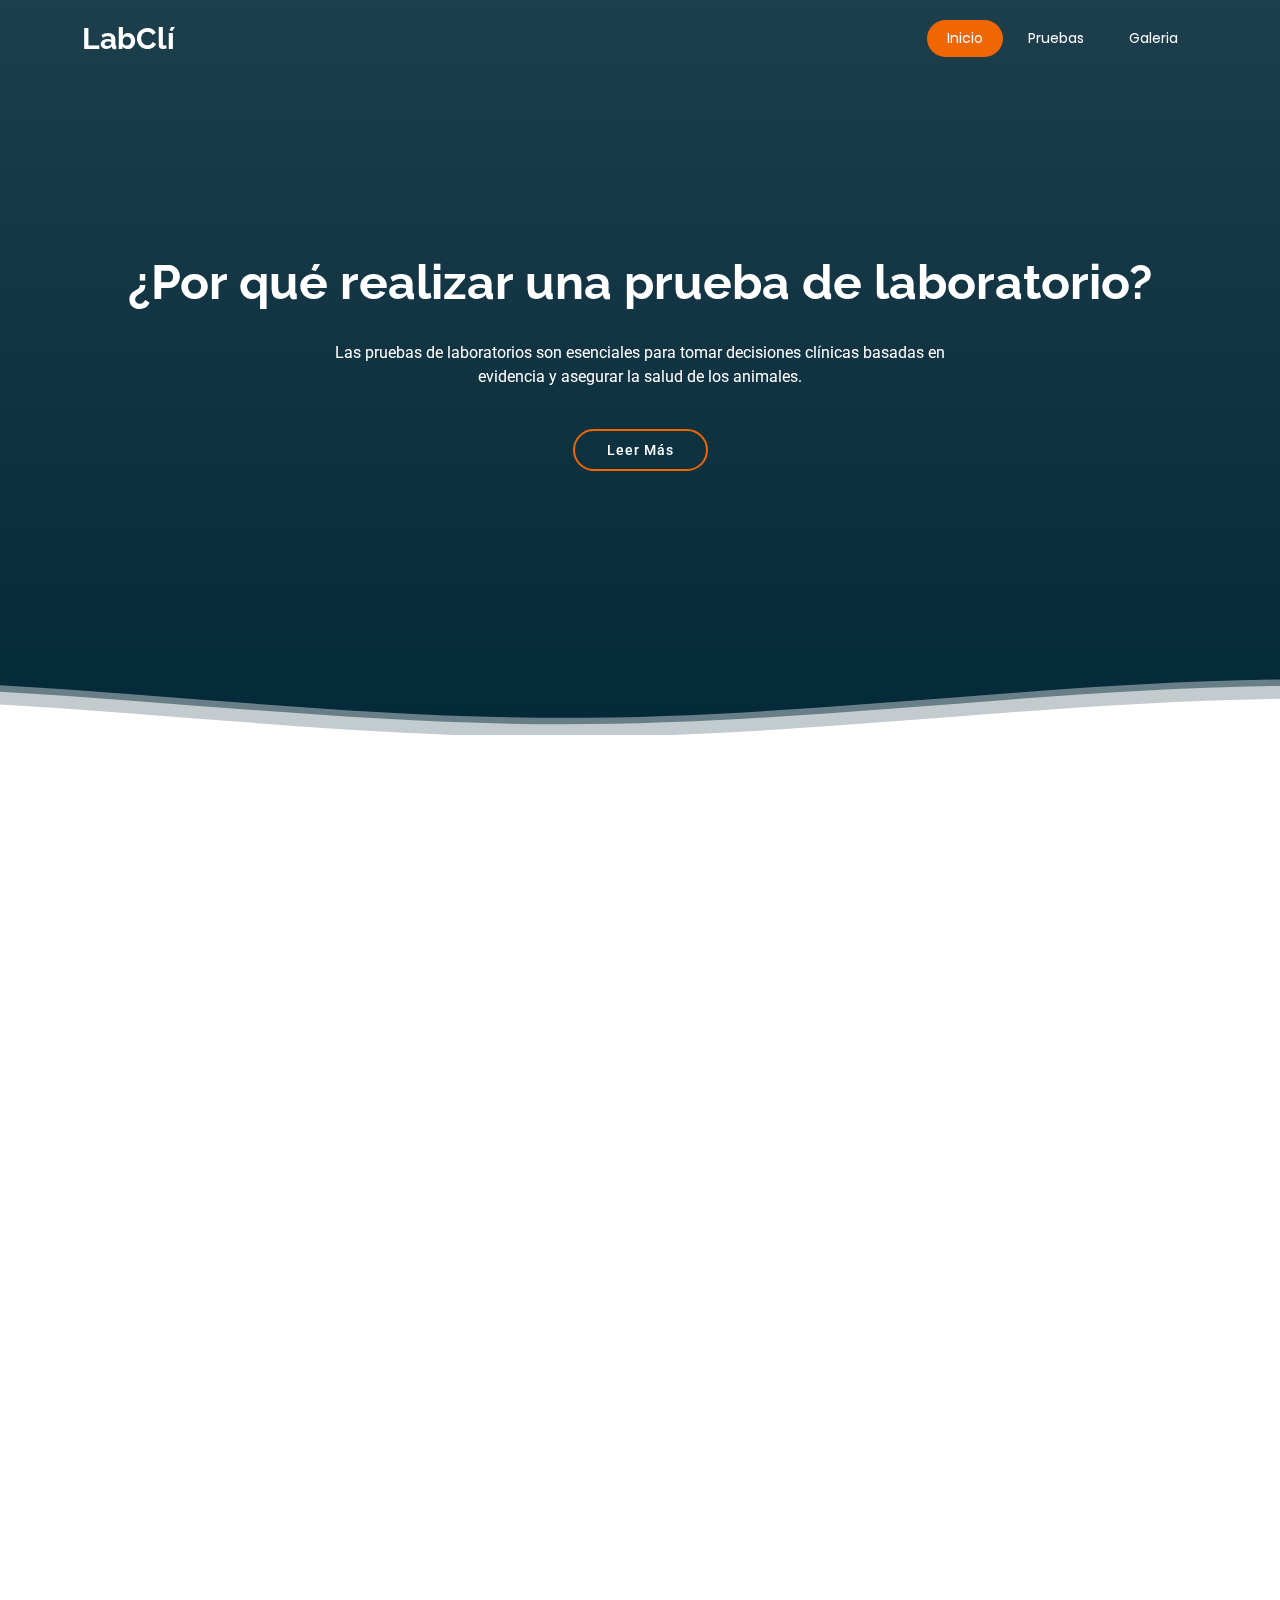
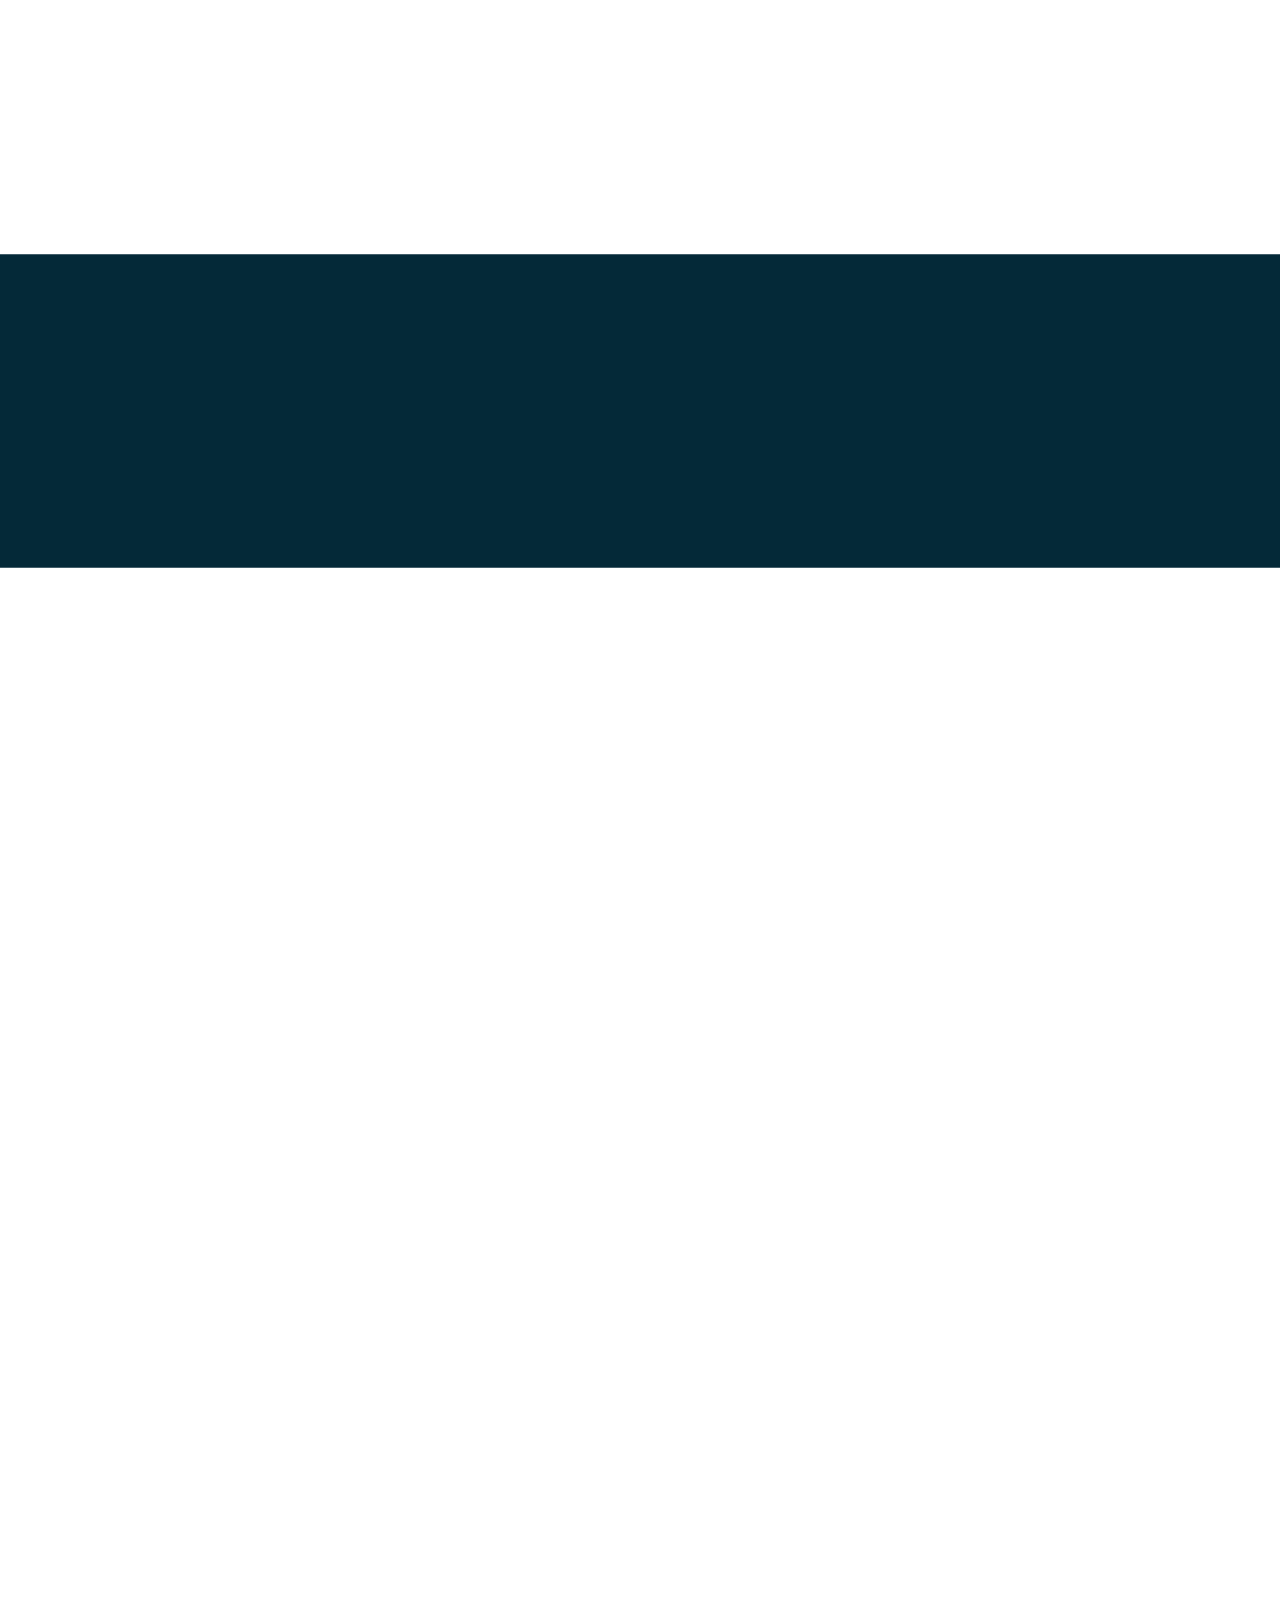
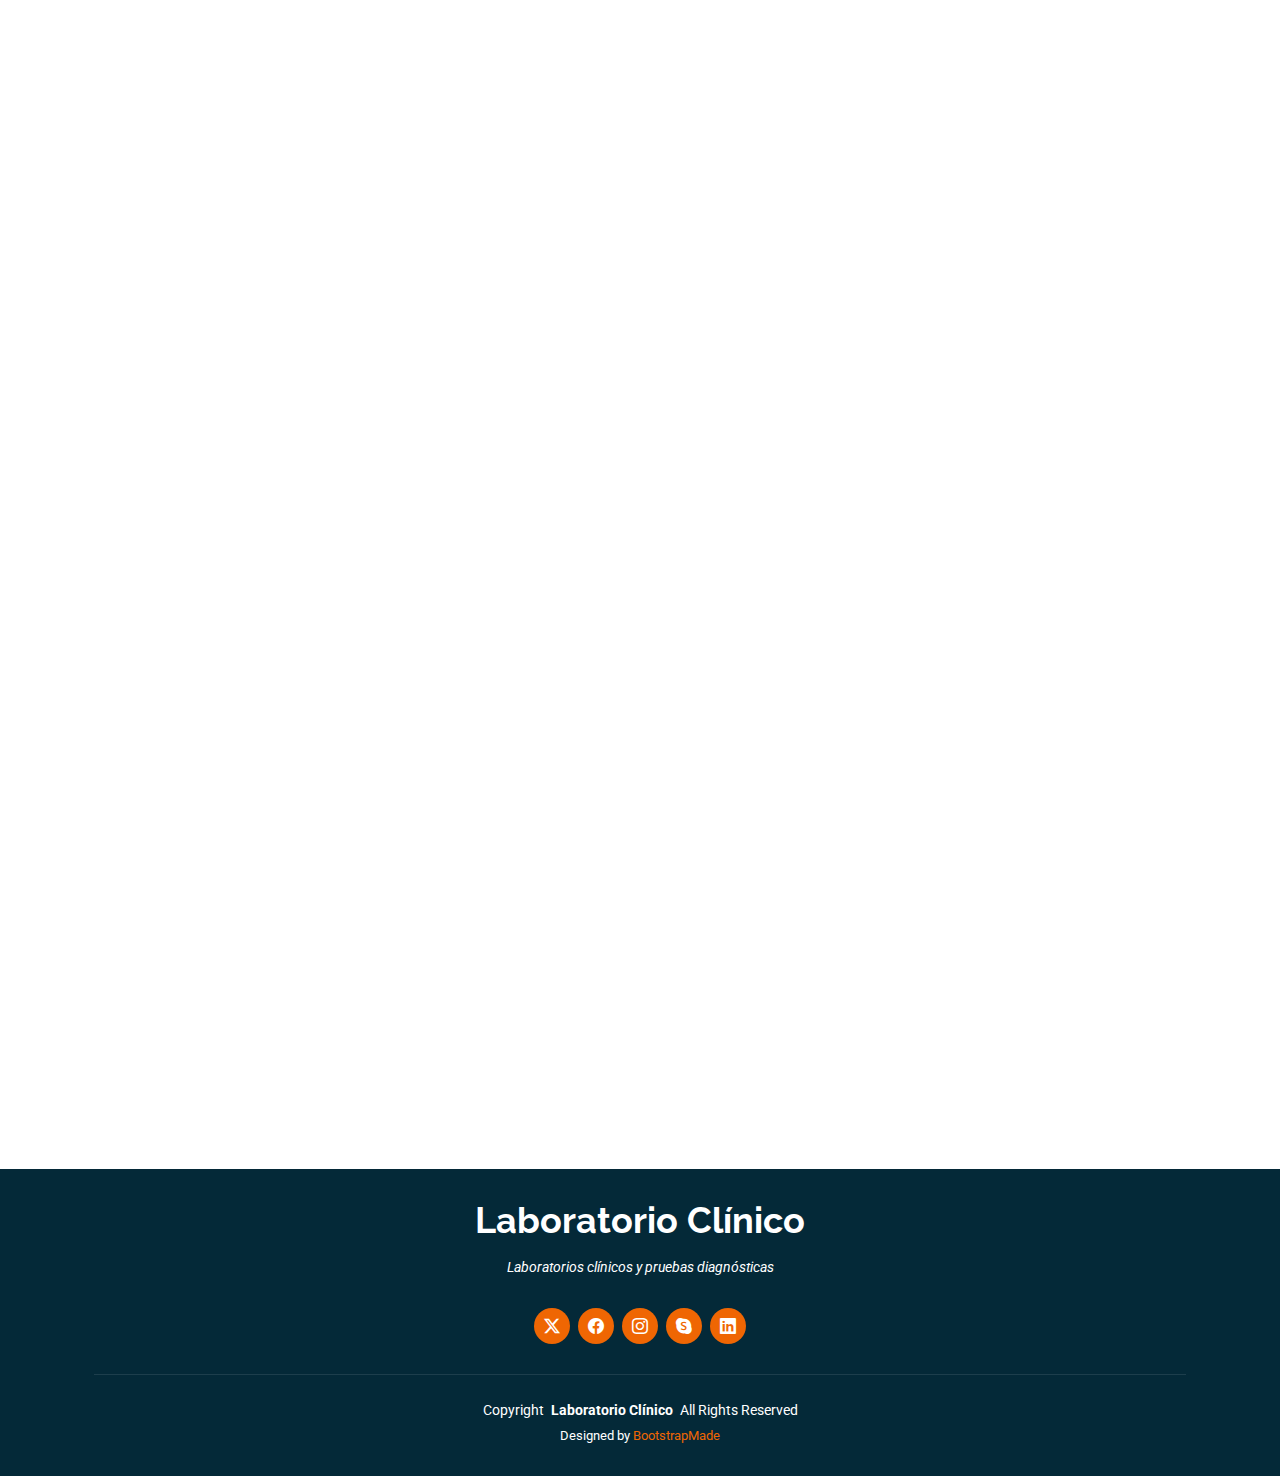
<file: index.html>
<!DOCTYPE html>
<html lang="en">

<head>
  <meta charset="utf-8">
  <meta content="width=device-width, initial-scale=1.0" name="viewport">
  <title>LabClí</title>
  <meta name="description" content="">
  <meta name="keywords" content="">

  <!-- Favicons -->
  <link href="assets/img/favicon.png" rel="icon">
  <link href="assets/img/apple-touch-icon.png" rel="apple-touch-icon">

  <!-- Fonts -->
  <link href="https://fonts.googleapis.com" rel="preconnect">
  <link href="https://fonts.gstatic.com" rel="preconnect" crossorigin>
  <link href="https://fonts.googleapis.com/css2?family=Roboto:ital,wght@0,100;0,300;0,400;0,500;0,700;0,900;1,100;1,300;1,400;1,500;1,700;1,900&family=Poppins:ital,wght@0,100;0,200;0,300;0,400;0,500;0,600;0,700;0,800;0,900;1,100;1,200;1,300;1,400;1,500;1,600;1,700;1,800;1,900&family=Raleway:ital,wght@0,100;0,200;0,300;0,400;0,500;0,600;0,700;0,800;0,900;1,100;1,200;1,300;1,400;1,500;1,600;1,700;1,800;1,900&display=swap" rel="stylesheet">

  <!-- Vendor CSS Files -->
  <link href="assets/vendor/bootstrap/css/bootstrap.min.css" rel="stylesheet">
  <link href="assets/vendor/bootstrap-icons/bootstrap-icons.css" rel="stylesheet">
  <link href="assets/vendor/aos/aos.css" rel="stylesheet">
  <link href="assets/vendor/animate.css/animate.min.css" rel="stylesheet">
  <link href="assets/vendor/glightbox/css/glightbox.min.css" rel="stylesheet">
  <link href="assets/vendor/swiper/swiper-bundle.min.css" rel="stylesheet">

  <!-- Main CSS File -->
  <link href="assets/css/main.css" rel="stylesheet">

  <!-- =======================================================
  * Template Name: Selecao
  * Template URL: https://bootstrapmade.com/selecao-bootstrap-template/
  * Updated: Aug 07 2024 with Bootstrap v5.3.3
  * Author: BootstrapMade.com
  * License: https://bootstrapmade.com/license/
  ======================================================== -->
</head>

<body class="index-page">

  <header id="header" class="header d-flex align-items-center fixed-top">
    <div class="container-fluid container-xl position-relative d-flex align-items-center justify-content-between">

      <a href="index.html" class="logo d-flex align-items-center">
        <!-- Uncomment the line below if you also wish to use an image logo -->
        <!-- <img src="assets/img/logo.png" alt=""> -->
        <h1 class="sitename">LabClí</h1>
      </a>

      <nav id="navmenu" class="navmenu">
        <ul>
          <li><a href="#hero" class="active">Inicio</a></li>
          <li><a href="#about">Pruebas</a></li>
          <!--<li><a href="#services">Services</a></li>-->
          <li><a href="#portfolio">Galeria</a></li>
          <!--<li><a href="#team">Equipo</a></li>-->
          <!--<li><a href="blog.html">Blog</a></li>-->
          <!--<li class="dropdown"><a href="#"><span>Dropdown</span> <i class="bi bi-chevron-down toggle-dropdown"></i></a>
            <ul>
              <li><a href="#">Dropdown 1</a></li>
              <li class="dropdown"><a href="#"><span>Deep Dropdown</span> <i class="bi bi-chevron-down toggle-dropdown"></i></a>
                <ul>
                  <li><a href="#">Deep Dropdown 1</a></li>
                  <li><a href="#">Deep Dropdown 2</a></li>
                  <li><a href="#">Deep Dropdown 3</a></li>
                  <li><a href="#">Deep Dropdown 4</a></li>
                  <li><a href="#">Deep Dropdown 5</a></li>
                </ul>
              </li>
              <li><a href="#">Dropdown 2</a></li>
              <li><a href="#">Dropdown 3</a></li>
              <li><a href="#">Dropdown 4</a></li>
            </ul>
          </li>-->
          <!--<li><a href="#contact">Contact</a></li>-->
        </ul>
        <i class="mobile-nav-toggle d-xl-none bi bi-list"></i>
      </nav>

    </div>
  </header>

  <main class="main">

    <!-- Hero Section -->
    <section id="hero" class="hero section dark-background">

      <div id="hero-carousel" data-bs-interval="5000" class="container carousel carousel-fade" data-bs-ride="carousel">

        <!-- Slide 1 -->
        <div class="carousel-item active">
          <div class="carousel-container">
            <h2 class="animate__animated animate__fadeInDown">¿Por qué realizar una prueba de laboratorio?</h2>
            <p class="animate__animated animate__fadeInUp">Las pruebas de laboratorios son esenciales para tomar decisiones clínicas basadas en evidencia y asegurar la salud de los animales.</p>
            <a href="#about" class="btn-get-started animate__animated animate__fadeInUp scrollto">Leer Más</a>
          </div>
        </div>

        <!-- Slide 2 -->
        <!--<div class="carousel-item">
          <div class="carousel-container">
            <h2 class="animate__animated animate__fadeInDown">Lorem Ipsum Dolor</h2>
            <p class="animate__animated animate__fadeInUp">Ut velit est quam dolor ad a aliquid qui aliquid. Sequi ea ut et est quaerat sequi nihil ut aliquam. Occaecati alias dolorem mollitia ut. Similique ea voluptatem. Esse doloremque accusamus repellendus deleniti vel. Minus et tempore modi architecto.</p>
            <a href="#about" class="btn-get-started animate__animated animate__fadeInUp scrollto">Leer Más</a>
          </div>
        </div>-->

        <!--<a class="carousel-control-prev" href="#hero-carousel" role="button" data-bs-slide="prev">
          <span class="carousel-control-prev-icon bi bi-chevron-left" aria-hidden="true"></span>
        </a>-->

        <!--<a class="carousel-control-next" href="#hero-carousel" role="button" data-bs-slide="next">
          <span class="carousel-control-next-icon bi bi-chevron-right" aria-hidden="true"></span>
        </a>-->

      </div>

      <svg class="hero-waves" xmlns="http://www.w3.org/2000/svg" xmlns:xlink="http://www.w3.org/1999/xlink" viewBox="0 24 150 28 " preserveAspectRatio="none">
        <defs>
          <path id="wave-path" d="M-160 44c30 0 58-18 88-18s 58 18 88 18 58-18 88-18 58 18 88 18 v44h-352z"></path>
        </defs>
        <g class="wave1">
          <use xlink:href="#wave-path" x="50" y="3"></use>
        </g>
        <g class="wave2">
          <use xlink:href="#wave-path" x="50" y="0"></use>
        </g>
        <g class="wave3">
          <use xlink:href="#wave-path" x="50" y="9"></use>
        </g>
      </svg>

    </section><!-- /Hero Section -->

    <!-- About Section -->
    <section id="about" class="about section">

      <!-- Section Title -->
      <div class="container section-title" data-aos="fade-up">
        <h2>Pruebas</h2>
        <p>De laboratorio y diagnósticas</p>
      </div><!-- End Section Title -->

      <div class="container">

        <div class="row gy-4">

          <div class="col-lg-6 content" data-aos="fade-up" data-aos-delay="100">
            <p>
              Las pruebas de laboratorio son análisis realizados sobre muestras biológicas (como sangre, orina, heces, tejidos, entre otras) obtenidas de animales para ayudar a diagnosticar enfermedades, monitorear tratamientos, evaluar el estado de salud general o prevenir problemas médicos. Estas pruebas son fundamentales en la práctica veterinaria y complementan el examen físico y la anamnesis del paciente.
            </p>
            <!--<ul>
              <li><i class="bi bi-check2-circle"></i> <span>Ullamco laboris nisi ut aliquip ex ea commodo consequat.</span></li>
              <li><i class="bi bi-check2-circle"></i> <span>Duis aute irure dolor in reprehenderit in voluptate velit.</span></li>
              <li><i class="bi bi-check2-circle"></i> <span>Ullamco laboris nisi ut aliquip ex ea commodo</span></li>
            </ul>-->
          </div>

          <div class="col-lg-6" data-aos="fade-up" data-aos-delay="200">
            <p>Las pruebas diagnósticas son procedimientos, exámenes o técnicas utilizadas para identificar, confirmar o descartar enfermedades o condiciones de salud en los animales. Estas pruebas ayudan a los veterinarios a evaluar el estado general de salud del paciente, determinar la causa de los síntomas y guiar el tratamiento adecuado. </p>
            <a href="#" class="read-more"><span>Leer más</span><i class="bi bi-arrow-right"></i></a>
          </div>

        </div>

      </div>

    </section><!-- /About Section -->

    <!-- Features Section -->
    <section id="features" class="features section">

      <div class="container">

        <ul class="nav nav-tabs row  d-flex" data-aos="fade-up" data-aos-delay="100">
          <li class="nav-item col-3">
            <a class="nav-link active show" data-bs-toggle="tab" data-bs-target="#features-tab-1">
              <i class="bi bi-sun"></i>
              <h4 class="d-none d-lg-block">CITOLOGÍAS</h4>
            </a>
          </li>
          <li class="nav-item col-3">
            <a class="nav-link" data-bs-toggle="tab" data-bs-target="#features-tab-2">
              <i class="bi bi-sun"></i>
              <h4 class="d-none d-lg-block">TUBOS DE ENSAYO </h4>
            </a>
          </li>
          <li class="nav-item col-3">
            <a class="nav-link" data-bs-toggle="tab" data-bs-target="#features-tab-3">
              <i class="bi bi-brightness-high"></i>
              <h4 class="d-none d-lg-block">PRUEBA DE ORINA</h4>
            </a>
          </li>
          <li class="nav-item col-3">
            <a class="nav-link" data-bs-toggle="tab" data-bs-target="#features-tab-4">
              <i class="bi bi-brightness-high"></i>
              <h4 class="d-none d-lg-block">COPROLOGICA</h4>
            </a>
          </li>
        </ul>

        <div class="tab-content" data-aos="fade-up" data-aos-delay="200">

          <div class="tab-pane fade active show" id="features-tab-1">
            <div class="row">
              <div class="col-lg-6 order-2 order-lg-1 mt-3 mt-lg-0">
                <h3>CITOLOGÍA EN TEJIDOS Y SECRECIONES</h3>
                <p class="fst-italic">
                  La citología es una técnica de diagnóstico que consiste en el análisis microscópico de células obtenidas de tejidos, fluidos corporales o lesiones de los animales. Es una herramienta rápida, económica y mínimamente invasiva para identificar la causa de enfermedades y guiar el tratamiento.
¿Para qué se utiliza la citología en veterinaria?
                </p>
                <ul>
                  <li><i class="bi bi-check2-all"></i>
                    <spab>Diferenciar entre tumores benignos y malignos.</spab>
                  </li>
                  <li><i class="bi bi-check2-all"></i> <span>Identificar inflamaciones, infecciones o abscesos.</span>.</li>
                  <li><i class="bi bi-check2-all"></i> <span>Análisis de líquido pleural, abdominal, sinovial (articulaciones).</span>.</li>
                  <li><i class="bi bi-check2-all"></i> <span>Identificación de infecciones, hemorragias o procesos neoplásicos.</span>.</li>
                  <li><i class="bi bi-check2-all"></i> <span>Diagnóstico de infecciones bacterianas, fúngicas o parasitarias.</span>.</li>
                  <li><i class="bi bi-check2-all"></i> <span>Evaluación de células vaginales para determinar fases del ciclo estral en hembras.</span></li>
                </ul>
                <!--<p>
                  Ullamco laboris nisi ut aliquip ex ea commodo consequat. Duis aute irure dolor in reprehenderit in voluptate
                  velit esse cillum dolore eu fugiat nulla pariatur. Excepteur sint occaecat cupidatat non proident, sunt in
                  culpa qui officia deserunt mollit anim id est laborum
                </p>-->
              </div>
              <div class="col-lg-6 order-1 order-lg-2 text-center">
                <img src="assets/img/cito.jpeg" alt="" class="img-fluid">
              </div>
            </div>
          </div>

          <div class="tab-pane fade" id="features-tab-2">
            <div class="row">
              <div class="col-lg-6 order-2 order-lg-1 mt-3 mt-lg-0">
                <h3>TUBOS PARA PRUEBAS SANGUINEAS</h3>
                <p>
                  En las tomas de muestra para laboratorio existen diferentes tubos para el análisis de sangre, se pueden diferenciar por el color de tapa y el contenido en su  interior. 
                </p>
                <!--<p class="fst-italic">
                  Lorem ipsum dolor sit amet, consectetur adipiscing elit, sed do eiusmod tempor incididunt ut labore et dolore
                  magna aliqua.
                </p>-->
                <ul>
                  <li><i class="bi bi-check2-all"></i> <span>El tubo de tapa lila contiene EDTA y se utiliza principalmente para hemogramas.</span></li>
                  <li><i class="bi bi-check2-all"></i> <span>El tubo tapa roja, sin anticoagulantes, sirve para química sanguínea y serología. </span></li>
                  <li><i class="bi bi-check2-all"></i> <span>El tubo de tapa amarilla incluye un gel separador que mejora la conservación de las muestras para pruebas bioquímicas.</span></li>
                  <li><i class="bi bi-check2-all"></i> <span>El tubo de tapa verde contiene heparina y se emplea para análisis de gases en sangre y otras pruebas que requieren plasma. </span></li>
                </ul>
              </div>
              <div class="col-lg-6 order-1 order-lg-2 text-center">
                <img src="assets/img/perro.jpeg" alt="" class="img-fluid">
              </div>
            </div>
          </div>

          <div class="tab-pane fade" id="features-tab-3">
            <div class="row">
              <div class="col-lg-6 order-2 order-lg-1 mt-3 mt-lg-0">
                <h3>ANALISIS DE ORINA EN ANIMALES PEQUEÑOS</h3>
                <p>
                  Las pruebas de orina son una herramienta importante en la medicina veterinaria para evaluar la función renal, detectar infecciones urinarias y problemas metabólicos. A través de estas pruebas, se puede evaluar:
                </p>
                <ul>
                  <li><i class="bi bi-check2-all"></i> <span>La concentración de la orina (densidad).</span></li>
                  <li><i class="bi bi-check2-all"></i> <span>El pH de la orina.</span></li>
                  <li><i class="bi bi-check2-all"></i> <span>La presencia de proteínas, glucosa, bilirrubina y otros componentes en la orina.</span></li>
                  <li><i class="bi bi-check2-all"></i> <span>La presencia de bacterias, levaduras y otros microorganismos en la orina.</span></li>
                  <li><i class="bi bi-check2-all"></i> <span>La presencia de células sanguíneas, como eritrocitos y leucocitos, en la orina.</span></li>
                </ul>
                <p class="fst-italic">
                  Estas pruebas de orina pueden tomarse de manera directa evitando contacto y contaminación o por " sistocentesis ", la cual se realiza punzando la vejiga del paciente y extrayendo la orina con una jeringa.
                </p>
              </div>
              <div class="col-lg-6 order-1 order-lg-2 text-center">
                <img src="assets/img/orina.jpeg" alt="" class="img-fluid">
              </div>
            </div>
          </div>

          <div class="tab-pane fade" id="features-tab-4">
            <div class="row">
              <div class="col-lg-6 order-2 order-lg-1 mt-3 mt-lg-0">
                <h3>PRUEBAS COPROLÓGICAS </h3>
                <p>
                  Las pruebas coprológicas son una herramienta importante en la medicina veterinaria para detectar parásitos internos, infecciones bacterianas y problemas digestivos. A través de estas pruebas, se puede evaluar:
                </p>
                <!--<p class="fst-italic">
                  Lorem ipsum dolor sit amet, consectetur adipiscing elit, sed do eiusmod tempor incididunt ut labore et dolore
                  magna aliqua.
                </p>-->
                <ul>
                  <li><i class="bi bi-check2-all"></i> <span>La presencia de parásitos internos, como gusanos y protozoos.</span></li>
                  <li><i class="bi bi-check2-all"></i> <span>La presencia de bacterias y levaduras en las heces.</span></li>
                  <li><i class="bi bi-check2-all"></i> <span>La presencia de sangre y otros componentes anormales en las heces.</span></li>
                  <li><i class="bi bi-check2-all"></i> <span>La consistencia y el color de las heces.</span></li>
                  <li><i class="bi bi-check2-all"></i> <span>La presencia de huevos de parásitos y otros elementos en las heces.</span></li>
                </ul>
              </div>
              <div class="col-lg-6 order-1 order-lg-2 text-center">
                <img src="assets/img/copro.jpeg" alt="" class="img-fluid">
              </div>
            </div>
          </div>

        </div>

      </div>

    </section><!-- /Features Section -->

    <!-- Call To Action Section -->
    <section id="call-to-action" class="call-to-action section dark-background">

      <div class="container">

        <div class="row" data-aos="zoom-in" data-aos-delay="100">
          <div class="col-xl-9 text-center text-xl-start">
            <h3>HEMATOPOYESIS</h3>
            <p>La hematopoyesis es el proceso mediante el cual se producen, desarrollan y maduran las células sanguíneas en los animales. Este proceso es esencial para mantener la salud y la homeostasis en diferentes especies animales, ya que las células sanguíneas cumplen funciones vitales como el transporte de oxígeno, la defensa inmunitaria y la coagulación.</p>
          </div>
          <!--<div class="col-xl-3 cta-btn-container text-center">
            <a class="cta-btn align-middle" href="#">Call To Action</a>
          </div>-->
        </div>

      </div>

    </section><!-- /Call To Action Section -->

    <!-- Services Section -->
    <!--<section id="services" class="services section">-->

      <!-- Section Title -->
      <!-- <div class="container section-title" data-aos="fade-up">
        <h2>Services</h2>
        <p>What we do offer</p> 
      </div>End Section Title -->
      <!-- <div class="container">

        <div class="row gy-4">

          <div class="col-lg-4 col-md-6" data-aos="fade-up" data-aos-delay="100">
            <div class="service-item  position-relative">
              <div class="icon">
                <i class="bi bi-cash-stack" style="color: #0dcaf0;"></i>
              </div>
              <a href="service-details.html" class="stretched-link">
                <h3>Nesciunt Mete</h3>
              </a>
              <p>Provident nihil minus qui consequatur non omnis maiores. Eos accusantium minus dolores iure perferendis tempore et consequatur.</p>
            </div>
          </div>End Service Item 

          <div class="col-lg-4 col-md-6" data-aos="fade-up" data-aos-delay="200">
            <div class="service-item position-relative">
              <div class="icon">
                <i class="bi bi-calendar4-week" style="color: #fd7e14;"></i>
              </div>
              <a href="service-details.html" class="stretched-link">
                <h3>Eosle Commodi</h3>
              </a>
              <p>Ut autem aut autem non a. Sint sint sit facilis nam iusto sint. Libero corrupti neque eum hic non ut nesciunt dolorem.</p>
            </div>
          </div> End Service Item 

          <div class="col-lg-4 col-md-6" data-aos="fade-up" data-aos-delay="300">
            <div class="service-item position-relative">
              <div class="icon">
                <i class="bi bi-chat-text" style="color: #20c997;"></i>
              </div>
              <a href="service-details.html" class="stretched-link">
                <h3>Ledo Markt</h3>
              </a>
              <p>Ut excepturi voluptatem nisi sed. Quidem fuga consequatur. Minus ea aut. Vel qui id voluptas adipisci eos earum corrupti.</p>
            </div>
          </div> End Service Item

          <div class="col-lg-4 col-md-6" data-aos="fade-up" data-aos-delay="400">
            <div class="service-item position-relative">
              <div class="icon">
                <i class="bi bi-credit-card-2-front" style="color: #df1529;"></i>
              </div>
              <a href="service-details.html" class="stretched-link">
                <h3>Asperiores Commodit</h3>
              </a>
              <p>Non et temporibus minus omnis sed dolor esse consequatur. Cupiditate sed error ea fuga sit provident adipisci neque.</p>
            </div>
          </div> End Service Item 

          <div class="col-lg-4 col-md-6" data-aos="fade-up" data-aos-delay="500">
            <div class="service-item position-relative">
              <div class="icon">
                <i class="bi bi-globe" style="color: #6610f2;"></i>
              </div>
              <a href="service-details.html" class="stretched-link">
                <h3>Velit Doloremque</h3>
              </a>
              <p>Cumque et suscipit saepe. Est maiores autem enim facilis ut aut ipsam corporis aut. Sed animi at autem alias eius labore.</p>
            </div>
          </div> End Service Item 

          <div class="col-lg-4 col-md-6" data-aos="fade-up" data-aos-delay="600">
            <div class="service-item position-relative">
              <div class="icon">
                <i class="bi bi-clock" style="color: #f3268c;"></i>
              </div>
              <a href="service-details.html" class="stretched-link">
                <h3>Dolori Architecto</h3>
              </a>
              <p>Hic molestias ea quibusdam eos. Fugiat enim doloremque aut neque non et debitis iure. Corrupti recusandae ducimus enim.</p>
            </div>
          </div> End Service Item 

        </div>

      </div> -->

    <!--</section>--><!-- /Services Section -->

    <!-- Portfolio Section -->
    <section id="portfolio" class="portfolio section">

      <!-- Section Title -->
      <div class="container section-title" data-aos="fade-up">
        <h2>GALERIA</h2>
        <p>Diplomado odontología y laboratorio clínico</p>
      </div><!-- End Section Title -->

      <div class="container">

        <div class="isotope-layout" data-default-filter="*" data-layout="masonry" data-sort="original-order">

          <ul class="portfolio-filters isotope-filters" data-aos="fade-up" data-aos-delay="100">
            <li data-filter="*" class="filter-active">GALERIA</li>
            
          </ul><!-- End Portfolio Filters -->

          <div class="row gy-4 isotope-container" data-aos="fade-up" data-aos-delay="200">

            <div class="col-lg-4 col-md-6 portfolio-item isotope-item filter-app">
              <img src="assets/img/masonry-portfolio/1.jpeg" class="img-fluid" alt="">
              <div class="portfolio-info">
                <h4>App 1</h4>
                <p>Lorem ipsum, dolor sit</p>
                <a href="assets/img/masonry-portfolio/1.jpeg" title="App 1" data-gallery="portfolio-gallery-app" class="glightbox preview-link"><i class="bi bi-zoom-in"></i></a>
                <a href="portfolio-details.html" title="More Details" class="details-link"><i class="bi bi-link-45deg"></i></a>
              </div>
            </div><!-- End Portfolio Item -->

            <div class="col-lg-4 col-md-6 portfolio-item isotope-item filter-product">
              <img src="assets/img/masonry-portfolio/2.jpeg" class="img-fluid" alt="">
              <div class="portfolio-info">
                <h4>Product 1</h4>
                <p>Lorem ipsum, dolor sit</p>
                <a href="assets/img/masonry-portfolio/2.jpeg" title="Product 1" data-gallery="portfolio-gallery-product" class="glightbox preview-link"><i class="bi bi-zoom-in"></i></a>
                <a href="portfolio-details.html" title="More Details" class="details-link"><i class="bi bi-link-45deg"></i></a>
              </div>
            </div><!-- End Portfolio Item -->

            <div class="col-lg-4 col-md-6 portfolio-item isotope-item filter-branding">
              <img src="assets/img/masonry-portfolio/3.jpeg" class="img-fluid" alt="">
              <div class="portfolio-info">
                <h4>Branding 1</h4>
                <p>Lorem ipsum, dolor sit</p>
                <a href="assets/img/masonry-portfolio/3.jpeg" title="Branding 1" data-gallery="portfolio-gallery-branding" class="glightbox preview-link"><i class="bi bi-zoom-in"></i></a>
                <a href="portfolio-details.html" title="More Details" class="details-link"><i class="bi bi-link-45deg"></i></a>
              </div>
            </div><!-- End Portfolio Item -->

            <div class="col-lg-4 col-md-6 portfolio-item isotope-item filter-app">
              <img src="assets/img/masonry-portfolio/4.jpeg" class="img-fluid" alt="">
              <div class="portfolio-info">
                <h4>App 2</h4>
                <p>Lorem ipsum, dolor sit</p>
                <a href="assets/img/masonry-portfolio/4.jpeg" title="App 2" data-gallery="portfolio-gallery-app" class="glightbox preview-link"><i class="bi bi-zoom-in"></i></a>
                <a href="portfolio-details.html" title="More Details" class="details-link"><i class="bi bi-link-45deg"></i></a>
              </div>
            </div><!-- End Portfolio Item -->

            <div class="col-lg-4 col-md-6 portfolio-item isotope-item filter-product">
              <img src="assets/img/masonry-portfolio/5.jpeg" class="img-fluid" alt="">
              <div class="portfolio-info">
                <h4>Product 2</h4>
                <p>Lorem ipsum, dolor sit</p>
                <a href="assets/img/masonry-portfolio/5.jpeg" title="Product 2" data-gallery="portfolio-gallery-product" class="glightbox preview-link"><i class="bi bi-zoom-in"></i></a>
                <a href="portfolio-details.html" title="More Details" class="details-link"><i class="bi bi-link-45deg"></i></a>
              </div>
            </div><!-- End Portfolio Item -->

            <div class="col-lg-4 col-md-6 portfolio-item isotope-item filter-branding">
              <img src="assets/img/masonry-portfolio/6.jpeg" class="img-fluid" alt="">
              <div class="portfolio-info">
                <h4>Branding 2</h4>
                <p>Lorem ipsum, dolor sit</p>
                <a href="assets/img/masonry-portfolio/6.jpeg" title="Branding 2" data-gallery="portfolio-gallery-branding" class="glightbox preview-link"><i class="bi bi-zoom-in"></i></a>
                <a href="portfolio-details.html" title="More Details" class="details-link"><i class="bi bi-link-45deg"></i></a>
              </div>
            </div><!-- End Portfolio Item -->

            <div class="col-lg-4 col-md-6 portfolio-item isotope-item filter-app">
              <img src="assets/img/masonry-portfolio/7.jpeg" class="img-fluid" alt="">
              <div class="portfolio-info">
                <h4>App 3</h4>
                <p>Lorem ipsum, dolor sit</p>
                <a href="assets/img/masonry-portfolio/7.jpeg" title="App 3" data-gallery="portfolio-gallery-app" class="glightbox preview-link"><i class="bi bi-zoom-in"></i></a>
                <a href="portfolio-details.html" title="More Details" class="details-link"><i class="bi bi-link-45deg"></i></a>
              </div>
            </div><!-- End Portfolio Item -->

            <div class="col-lg-4 col-md-6 portfolio-item isotope-item filter-product">
              <img src="assets/img/masonry-portfolio/8.jpeg" class="img-fluid" alt="">
              <div class="portfolio-info">
                <h4>Product 3</h4>
                <p>Lorem ipsum, dolor sit</p>
                <a href="assets/img/masonry-portfolio/8.jpeg" title="Product 3" data-gallery="portfolio-gallery-product" class="glightbox preview-link"><i class="bi bi-zoom-in"></i></a>
                <a href="portfolio-details.html" title="More Details" class="details-link"><i class="bi bi-link-45deg"></i></a>
              </div>
            </div><!-- End Portfolio Item -->

            <div class="col-lg-4 col-md-6 portfolio-item isotope-item filter-branding">
              <img src="assets/img/masonry-portfolio/9.jpeg" class="img-fluid" alt="">
              <div class="portfolio-info">
                <h4>Branding 3</h4>
                <p>Lorem ipsum, dolor sit</p>
                <a href="assets/img/masonry-portfolio/9.jpeg" title="Branding 2" data-gallery="portfolio-gallery-branding" class="glightbox preview-link"><i class="bi bi-zoom-in"></i></a>
                <a href="portfolio-details.html" title="More Details" class="details-link"><i class="bi bi-link-45deg"></i></a>
              </div>
            </div><!-- End Portfolio Item -->

            <div class="col-lg-4 col-md-6 portfolio-item isotope-item filter-branding">
              <img src="assets/img/masonry-portfolio/10.jpeg" class="img-fluid" alt="">
              <div class="portfolio-info">
                <h4>Branding 3</h4>
                <p>Lorem ipsum, dolor sit</p>
                <a href="assets/img/masonry-portfolio/10.jpeg" title="Branding 2" data-gallery="portfolio-gallery-branding" class="glightbox preview-link"><i class="bi bi-zoom-in"></i></a>
                <a href="portfolio-details.html" title="More Details" class="details-link"><i class="bi bi-link-45deg"></i></a>
              </div>
            </div><!-- End Portfolio Item -->

            <div class="col-lg-4 col-md-6 portfolio-item isotope-item filter-branding">
              <img src="assets/img/masonry-portfolio/11.jpeg" class="img-fluid" alt="">
              <div class="portfolio-info">
                <h4>Branding 3</h4>
                <p>Lorem ipsum, dolor sit</p>
                <a href="assets/img/masonry-portfolio/11.jpeg" title="Branding 2" data-gallery="portfolio-gallery-branding" class="glightbox preview-link"><i class="bi bi-zoom-in"></i></a>
                <a href="portfolio-details.html" title="More Details" class="details-link"><i class="bi bi-link-45deg"></i></a>
              </div>
            </div><!-- End Portfolio Item -->

          </div><!-- End Portfolio Container -->

        </div>

      </div>

    </section><!-- /Portfolio Section -->

    <!-- Testimonials Section -->
    <!--<section id="testimonials" class="testimonials section">-->

      <!-- Section Title -->
      <!--<div class="container section-title" data-aos="fade-up">
        <h2>Testimonials</h2>
        <p>What they are saying about us</p>
      </div>-->

      <!--<div class="container" data-aos="fade-up" data-aos-delay="100">

        <div class="swiper init-swiper">
          <script type="application/json" class="swiper-config">
            {
              "loop": true,
              "speed": 600,
              "autoplay": {
                "delay": 5000
              },
              "slidesPerView": "auto",
              "pagination": {
                "el": ".swiper-pagination",
                "type": "bullets",
                "clickable": true
              },
              "breakpoints": {
                "320": {
                  "slidesPerView": 1,
                  "spaceBetween": 40
                },
                "1200": {
                  "slidesPerView": 3,
                  "spaceBetween": 10
                }
              }
            }
          </script>
          <div class="swiper-wrapper">

            <div class="swiper-slide">
              <div class="testimonial-item">
                <img src="assets/img/testimonials/testimonials-1.jpg" class="testimonial-img" alt="">
                <h3>Saul Goodman</h3>
                <h4>Ceo &amp; Founder</h4>
                <div class="stars">
                  <i class="bi bi-star-fill"></i><i class="bi bi-star-fill"></i><i class="bi bi-star-fill"></i><i class="bi bi-star-fill"></i><i class="bi bi-star-fill"></i>
                </div>
                <p>
                  <i class="bi bi-quote quote-icon-left"></i>
                  <span>Proin iaculis purus consequat sem cure digni ssim donec porttitora entum suscipit rhoncus. Accusantium quam, ultricies eget id, aliquam eget nibh et. Maecen aliquam, risus at semper.</span>
                  <i class="bi bi-quote quote-icon-right"></i>
                </p>
              </div>
            </div>

            <div class="swiper-slide">
              <div class="testimonial-item">
                <img src="assets/img/testimonials/testimonials-2.jpg" class="testimonial-img" alt="">
                <h3>Sara Wilsson</h3>
                <h4>Designer</h4>
                <div class="stars">
                  <i class="bi bi-star-fill"></i><i class="bi bi-star-fill"></i><i class="bi bi-star-fill"></i><i class="bi bi-star-fill"></i><i class="bi bi-star-fill"></i>
                </div>
                <p>
                  <i class="bi bi-quote quote-icon-left"></i>
                  <span>Export tempor illum tamen malis malis eram quae irure esse labore quem cillum quid cillum eram malis quorum velit fore eram velit sunt aliqua noster fugiat irure amet legam anim culpa.</span>
                  <i class="bi bi-quote quote-icon-right"></i>
                </p>
              </div>
            </div>

            <div class="swiper-slide">
              <div class="testimonial-item">
                <img src="assets/img/testimonials/testimonials-3.jpg" class="testimonial-img" alt="">
                <h3>Jena Karlis</h3>
                <h4>Store Owner</h4>
                <div class="stars">
                  <i class="bi bi-star-fill"></i><i class="bi bi-star-fill"></i><i class="bi bi-star-fill"></i><i class="bi bi-star-fill"></i><i class="bi bi-star-fill"></i>
                </div>
                <p>
                  <i class="bi bi-quote quote-icon-left"></i>
                  <span>Enim nisi quem export duis labore cillum quae magna enim sint quorum nulla quem veniam duis minim tempor labore quem eram duis noster aute amet eram fore quis sint minim.</span>
                  <i class="bi bi-quote quote-icon-right"></i>
                </p>
              </div>
            </div>

            <div class="swiper-slide">
              <div class="testimonial-item">
                <img src="assets/img/testimonials/testimonials-4.jpg" class="testimonial-img" alt="">
                <h3>Matt Brandon</h3>
                <h4>Freelancer</h4>
                <div class="stars">
                  <i class="bi bi-star-fill"></i><i class="bi bi-star-fill"></i><i class="bi bi-star-fill"></i><i class="bi bi-star-fill"></i><i class="bi bi-star-fill"></i>
                </div>
                <p>
                  <i class="bi bi-quote quote-icon-left"></i>
                  <span>Fugiat enim eram quae cillum dolore dolor amet nulla culpa multos export minim fugiat minim velit minim dolor enim duis veniam ipsum anim magna sunt elit fore quem dolore labore illum veniam.</span>
                  <i class="bi bi-quote quote-icon-right"></i>
                </p>
              </div>
            </div>

            <div class="swiper-slide">
              <div class="testimonial-item">
                <img src="assets/img/testimonials/testimonials-5.jpg" class="testimonial-img" alt="">
                <h3>John Larson</h3>
                <h4>Entrepreneur</h4>
                <div class="stars">
                  <i class="bi bi-star-fill"></i><i class="bi bi-star-fill"></i><i class="bi bi-star-fill"></i><i class="bi bi-star-fill"></i><i class="bi bi-star-fill"></i>
                </div>
                <p>
                  <i class="bi bi-quote quote-icon-left"></i>
                  <span>Quis quorum aliqua sint quem legam fore sunt eram irure aliqua veniam tempor noster veniam enim culpa labore duis sunt culpa nulla illum cillum fugiat legam esse veniam culpa fore nisi cillum quid.</span>
                  <i class="bi bi-quote quote-icon-right"></i>
                </p>
              </div>
            </div>

          </div>
          <div class="swiper-pagination"></div>
        </div>

      </div>-->

    <!--</section>--><!-- /Testimonials Section -->

    <!-- Pricing Section -->
    <!--<section id="pricing" class="pricing section">-->

      <!-- Section Title -->
      <!--<div class="container section-title" data-aos="fade-up">
        <h2>Pricing</h2>
        <p>What they are saying about us</p>
      </div>--><!-- End Section Title -->

      <!--<div class="container">

        <div class="row gy-3">

          <div class="col-xl-3 col-lg-6" data-aos="fade-up" data-aos-delay="100">
            <div class="pricing-item">
              <h3>Free</h3>
              <h4><sup>$</sup>0<span> / month</span></h4>
              <ul>
                <li>Aida dere</li>
                <li>Nec feugiat nisl</li>
                <li>Nulla at volutpat dola</li>
                <li class="na">Pharetra massa</li>
                <li class="na">Massa ultricies mi</li>
              </ul>
              <div class="btn-wrap">
                <a href="#" class="btn-buy">Buy Now</a>
              </div>
            </div>
          </div>

          <div class="col-xl-3 col-lg-6" data-aos="fade-up" data-aos-delay="200">
            <div class="pricing-item featured">
              <h3>Business</h3>
              <h4><sup>$</sup>19<span> / month</span></h4>
              <ul>
                <li>Aida dere</li>
                <li>Nec feugiat nisl</li>
                <li>Nulla at volutpat dola</li>
                <li>Pharetra massa</li>
                <li class="na">Massa ultricies mi</li>
              </ul>
              <div class="btn-wrap">
                <a href="#" class="btn-buy">Buy Now</a>
              </div>
            </div>
          </div>

          <div class="col-xl-3 col-lg-6" data-aos="fade-up" data-aos-delay="400">
            <div class="pricing-item">
              <h3>Developer</h3>
              <h4><sup>$</sup>29<span> / month</span></h4>
              <ul>
                <li>Aida dere</li>
                <li>Nec feugiat nisl</li>
                <li>Nulla at volutpat dola</li>
                <li>Pharetra massa</li>
                <li>Massa ultricies mi</li>
              </ul>
              <div class="btn-wrap">
                <a href="#" class="btn-buy">Buy Now</a>
              </div>
            </div>
          </div>

          <div class="col-xl-3 col-lg-6" data-aos="fade-up" data-aos-delay="400">
            <div class="pricing-item">
              <span class="advanced">Advanced</span>
              <h3>Ultimate</h3>
              <h4><sup>$</sup>49<span> / month</span></h4>
              <ul>
                <li>Aida dere</li>
                <li>Nec feugiat nisl</li>
                <li>Nulla at volutpat dola</li>
                <li>Pharetra massa</li>
                <li>Massa ultricies mi</li>
              </ul>
              <div class="btn-wrap">
                <a href="#" class="btn-buy">Buy Now</a>
              </div>
            </div>
          </div>

        </div>

      </div>-->

    <!--</section>--><!-- /Pricing Section -->

    <!-- Faq Section -->
    <!--<section id="faq" class="faq section">-->
      <!-- Section Title -->
      <!--<div class="container section-title" data-aos="fade-up">
        <h2>Frequently Asked Questions</h2>
        <p>Frequently Asked Questions</p>
      </div>--><!-- End Section Title -->

      <!--<div class="container" data-aos="fade-up">
        <div class="row">
          <div class="col-12">
            <div class="custom-accordion" id="accordion-faq">
              <div class="accordion-item">
                <h2 class="mb-0">
                  <button class="btn btn-link" type="button" data-bs-toggle="collapse" data-bs-target="#collapse-faq-1">
                    How to download and register?
                  </button>
                </h2>

                <div id="collapse-faq-1" class="collapse show" aria-labelledby="headingOne" data-parent="#accordion-faq">
                  <div class="accordion-body">
                    Far far away, behind the word mountains, far from the countries
                    Vokalia and Consonantia, there live the blind texts. Separated
                    they live in Bookmarksgrove right at the coast of the Semantics,
                    a large language ocean.
                  </div>
                </div>
              </div>
              

              <div class="accordion-item">
                <h2 class="mb-0">
                  <button class="btn btn-link collapsed" type="button" data-bs-toggle="collapse" data-bs-target="#collapse-faq-2" "="">
                How to create your paypal account?
              </button>
            </h2>
            <div id=" collapse-faq-2" class="collapse" aria-labelledby="headingTwo" data-parent="#accordion-faq">
                    <div class="accordion-body">
                      A small river named Duden flows by their place and supplies it
                      with the necessary regelialia. It is a paradisematic country, in
                      which roasted parts of sentences fly into your mouth.
                    </div>
              </div>
            </div>
            

            <div class="accordion-item">
              <h2 class="mb-0">
                <button class="btn btn-link collapsed" type="button" data-bs-toggle="collapse" data-bs-target="#collapse-faq-3">
                  How to link your paypal and bank account?
                </button>
              </h2>

              <div id="collapse-faq-3" class="collapse" aria-labelledby="headingThree" data-parent="#accordion-faq">
                <div class="accordion-body">
                  When she reached the first hills of the Italic Mountains, she
                  had a last view back on the skyline of her hometown
                  Bookmarksgrove, the headline of Alphabet Village and the subline
                  of her own road, the Line Lane. Pityful a rethoric question ran
                  over her cheek, then she continued her way.
                </div>
              </div>
            </div>
            

          </div>
        </div>
      </div>
      </div>-->
    <!--</section>--><!-- /Faq Section -->

    <!-- Team Section -->
    <!--<section id="team" class="team section">-->

      <!-- Section Title -->
      <!--<div class="container section-title" data-aos="fade-up">
        <h2>Team</h2>
        <p>Our Hardworking Team</p>
      </div>--><!-- End Section Title -->

      <!--<div class="container">

        <div class="row gy-4">

          <div class="col-lg-3 col-md-6 d-flex align-items-stretch" data-aos="fade-up" data-aos-delay="100">
            <div class="team-member">
              <div class="member-img">
                <img src="assets/img/team/team-1.jpg" class="img-fluid" alt="">
                <div class="social">
                  <a href=""><i class="bi bi-twitter-x"></i></a>
                  <a href=""><i class="bi bi-facebook"></i></a>
                  <a href=""><i class="bi bi-instagram"></i></a>
                  <a href=""><i class="bi bi-linkedin"></i></a>
                </div>
              </div>
              <div class="member-info">
                <h4>Walter White</h4>
                <span>Chief Executive Officer</span>
              </div>
            </div>
          </div>

          <div class="col-lg-3 col-md-6 d-flex align-items-stretch" data-aos="fade-up" data-aos-delay="200">
            <div class="team-member">
              <div class="member-img">
                <img src="assets/img/team/team-2.jpg" class="img-fluid" alt="">
                <div class="social">
                  <a href=""><i class="bi bi-twitter-x"></i></a>
                  <a href=""><i class="bi bi-facebook"></i></a>
                  <a href=""><i class="bi bi-instagram"></i></a>
                  <a href=""><i class="bi bi-linkedin"></i></a>
                </div>
              </div>
              <div class="member-info">
                <h4>Sarah Jhonson</h4>
                <span>Product Manager</span>
              </div>
            </div>
          </div>

          <div class="col-lg-3 col-md-6 d-flex align-items-stretch" data-aos="fade-up" data-aos-delay="300">
            <div class="team-member">
              <div class="member-img">
                <img src="assets/img/team/team-3.jpg" class="img-fluid" alt="">
                <div class="social">
                  <a href=""><i class="bi bi-twitter-x"></i></a>
                  <a href=""><i class="bi bi-facebook"></i></a>
                  <a href=""><i class="bi bi-instagram"></i></a>
                  <a href=""><i class="bi bi-linkedin"></i></a>
                </div>
              </div>
              <div class="member-info">
                <h4>William Anderson</h4>
                <span>CTO</span>
              </div>
            </div>
          </div>

          <div class="col-lg-3 col-md-6 d-flex align-items-stretch" data-aos="fade-up" data-aos-delay="400">
            <div class="team-member">
              <div class="member-img">
                <img src="assets/img/team/team-4.jpg" class="img-fluid" alt="">
                <div class="social">
                  <a href=""><i class="bi bi-twitter-x"></i></a>
                  <a href=""><i class="bi bi-facebook"></i></a>
                  <a href=""><i class="bi bi-instagram"></i></a>
                  <a href=""><i class="bi bi-linkedin"></i></a>
                </div>
              </div>
              <div class="member-info">
                <h4>Amanda Jepson</h4>
                <span>Accountant</span>
              </div>
            </div>
          </div>

        </div>

      </div>-->

    <!--</section>--><!-- /Team Section -->

    <!-- Recent Posts Section -->
    <!--<section id="recent-posts" class="recent-posts section">-->

      <!-- Section Title -->
      <!--<div class="container section-title" data-aos="fade-up">
        <h2>Recent Posts</h2>
        <p>Recent Blog Posts<br></p>
      </div>--><!-- End Section Title -->

      <!--<div class="container">

        <div class="row gy-4">

          <div class="col-xl-4 col-md-6" data-aos="fade-up" data-aos-delay="100">
            <article>

              <div class="post-img">
                <img src="assets/img/blog/blog-1.jpg" alt="" class="img-fluid">
              </div>

              <p class="post-category">Politics</p>

              <h2 class="title">
                <a href="blog-details.html">Dolorum optio tempore voluptas dignissimos</a>
              </h2>

              <div class="d-flex align-items-center">
                <img src="assets/img/blog/blog-author.jpg" alt="" class="img-fluid post-author-img flex-shrink-0">
                <div class="post-meta">
                  <p class="post-author">Maria Doe</p>
                  <p class="post-date">
                    <time datetime="2022-01-01">Jan 1, 2022</time>
                  </p>
                </div>
              </div>

            </article>
          </div>

          <div class="col-xl-4 col-md-6" data-aos="fade-up" data-aos-delay="200">
            <article>

              <div class="post-img">
                <img src="assets/img/blog/blog-2.jpg" alt="" class="img-fluid">
              </div>

              <p class="post-category">Sports</p>

              <h2 class="title">
                <a href="blog-details.html">Nisi magni odit consequatur autem nulla dolorem</a>
              </h2>

              <div class="d-flex align-items-center">
                <img src="assets/img/blog/blog-author-2.jpg" alt="" class="img-fluid post-author-img flex-shrink-0">
                <div class="post-meta">
                  <p class="post-author">Allisa Mayer</p>
                  <p class="post-date">
                    <time datetime="2022-01-01">Jun 5, 2022</time>
                  </p>
                </div>
              </div>

            </article>
          </div>

          <div class="col-xl-4 col-md-6" data-aos="fade-up" data-aos-delay="300">
            <article>

              <div class="post-img">
                <img src="assets/img/blog/blog-3.jpg" alt="" class="img-fluid">
              </div>

              <p class="post-category">Entertainment</p>

              <h2 class="title">
                <a href="blog-details.html">Possimus soluta ut id suscipit ea ut in quo quia et soluta</a>
              </h2>

              <div class="d-flex align-items-center">
                <img src="assets/img/blog/blog-author-3.jpg" alt="" class="img-fluid post-author-img flex-shrink-0">
                <div class="post-meta">
                  <p class="post-author">Mark Dower</p>
                  <p class="post-date">
                    <time datetime="2022-01-01">Jun 22, 2022</time>
                  </p>
                </div>
              </div>

            </article>
          </div>

        </div>

      </div>-->

    <!--</section>--><!-- /Recent Posts Section -->

    <!-- Contact Section -->
    <!--<section id="contact" class="contact section">-->

      <!-- Section Title -->
      <!--<div class="container section-title" data-aos="fade-up">
        <h2>Contact</h2>
        <p>Contact Us</p>
      </div>--><!-- End Section Title -->

      <!--<div class="container" data-aos="fade" data-aos-delay="100">

        <div class="row gy-4">

          <div class="col-lg-4">
            <div class="info-item d-flex" data-aos="fade-up" data-aos-delay="200">
              <i class="bi bi-geo-alt flex-shrink-0"></i>
              <div>
                <h3>Address</h3>
                <p>A108 Adam Street, New York, NY 535022</p>
              </div>
            </div>

            <div class="info-item d-flex" data-aos="fade-up" data-aos-delay="300">
              <i class="bi bi-telephone flex-shrink-0"></i>
              <div>
                <h3>Call Us</h3>
                <p>+1 5589 55488 55</p>
              </div>
            </div>

            <div class="info-item d-flex" data-aos="fade-up" data-aos-delay="400">
              <i class="bi bi-envelope flex-shrink-0"></i>
              <div>
                <h3>Email Us</h3>
                <p>info@example.com</p>
              </div>
            </div>

          </div>

          <div class="col-lg-8">
            <form action="forms/contact.php" method="post" class="php-email-form" data-aos="fade-up" data-aos-delay="200">
              <div class="row gy-4">

                <div class="col-md-6">
                  <input type="text" name="name" class="form-control" placeholder="Your Name" required="">
                </div>

                <div class="col-md-6 ">
                  <input type="email" class="form-control" name="email" placeholder="Your Email" required="">
                </div>

                <div class="col-md-12">
                  <input type="text" class="form-control" name="subject" placeholder="Subject" required="">
                </div>

                <div class="col-md-12">
                  <textarea class="form-control" name="message" rows="6" placeholder="Message" required=""></textarea>
                </div>

                <div class="col-md-12 text-center">
                  <div class="loading">Loading</div>
                  <div class="error-message"></div>
                  <div class="sent-message">Your message has been sent. Thank you!</div>

                  <button type="submit">Send Message</button>
                </div>

              </div>
            </form>
          </div>

        </div>

      </div>-->

    <!--</section>--><!-- /Contact Section -->

  </main>

  <footer id="footer" class="footer dark-background">
    <div class="container">
      <h3 class="sitename">Laboratorio Clínico</h3>
      <p>Laboratorios clínicos y pruebas diagnósticas</p>
      <div class="social-links d-flex justify-content-center">
        <a href=""><i class="bi bi-twitter-x"></i></a>
        <a href=""><i class="bi bi-facebook"></i></a>
        <a href=""><i class="bi bi-instagram"></i></a>
        <a href=""><i class="bi bi-skype"></i></a>
        <a href=""><i class="bi bi-linkedin"></i></a>
      </div>
      <div class="container">
        <div class="copyright">
          <span>Copyright</span> <strong class="px-1 sitename">Laboratorio Clínico</strong> <span>All Rights Reserved</span>
        </div>
        <div class="credits">
          <!-- All the links in the footer should remain intact. -->
          <!-- You can delete the links only if you've purchased the pro version. -->
          <!-- Licensing information: https://bootstrapmade.com/license/ -->
          <!-- Purchase the pro version with working PHP/AJAX contact form: [buy-url] -->
          Designed by <a href="https://bootstrapmade.com/">BootstrapMade</a>
        </div>
      </div>
    </div>
  </footer>

  <!-- Scroll Top -->
  <a href="#" id="scroll-top" class="scroll-top d-flex align-items-center justify-content-center"><i class="bi bi-arrow-up-short"></i></a>

  <!-- Preloader -->
  <div id="preloader"></div>

  <!-- Vendor JS Files -->
  <script src="assets/vendor/bootstrap/js/bootstrap.bundle.min.js"></script>
  <script src="assets/vendor/php-email-form/validate.js"></script>
  <script src="assets/vendor/aos/aos.js"></script>
  <script src="assets/vendor/glightbox/js/glightbox.min.js"></script>
  <script src="assets/vendor/imagesloaded/imagesloaded.pkgd.min.js"></script>
  <script src="assets/vendor/isotope-layout/isotope.pkgd.min.js"></script>
  <script src="assets/vendor/swiper/swiper-bundle.min.js"></script>

  <!-- Main JS File -->
  <script src="assets/js/main.js"></script>

</body>

</html>
</file>
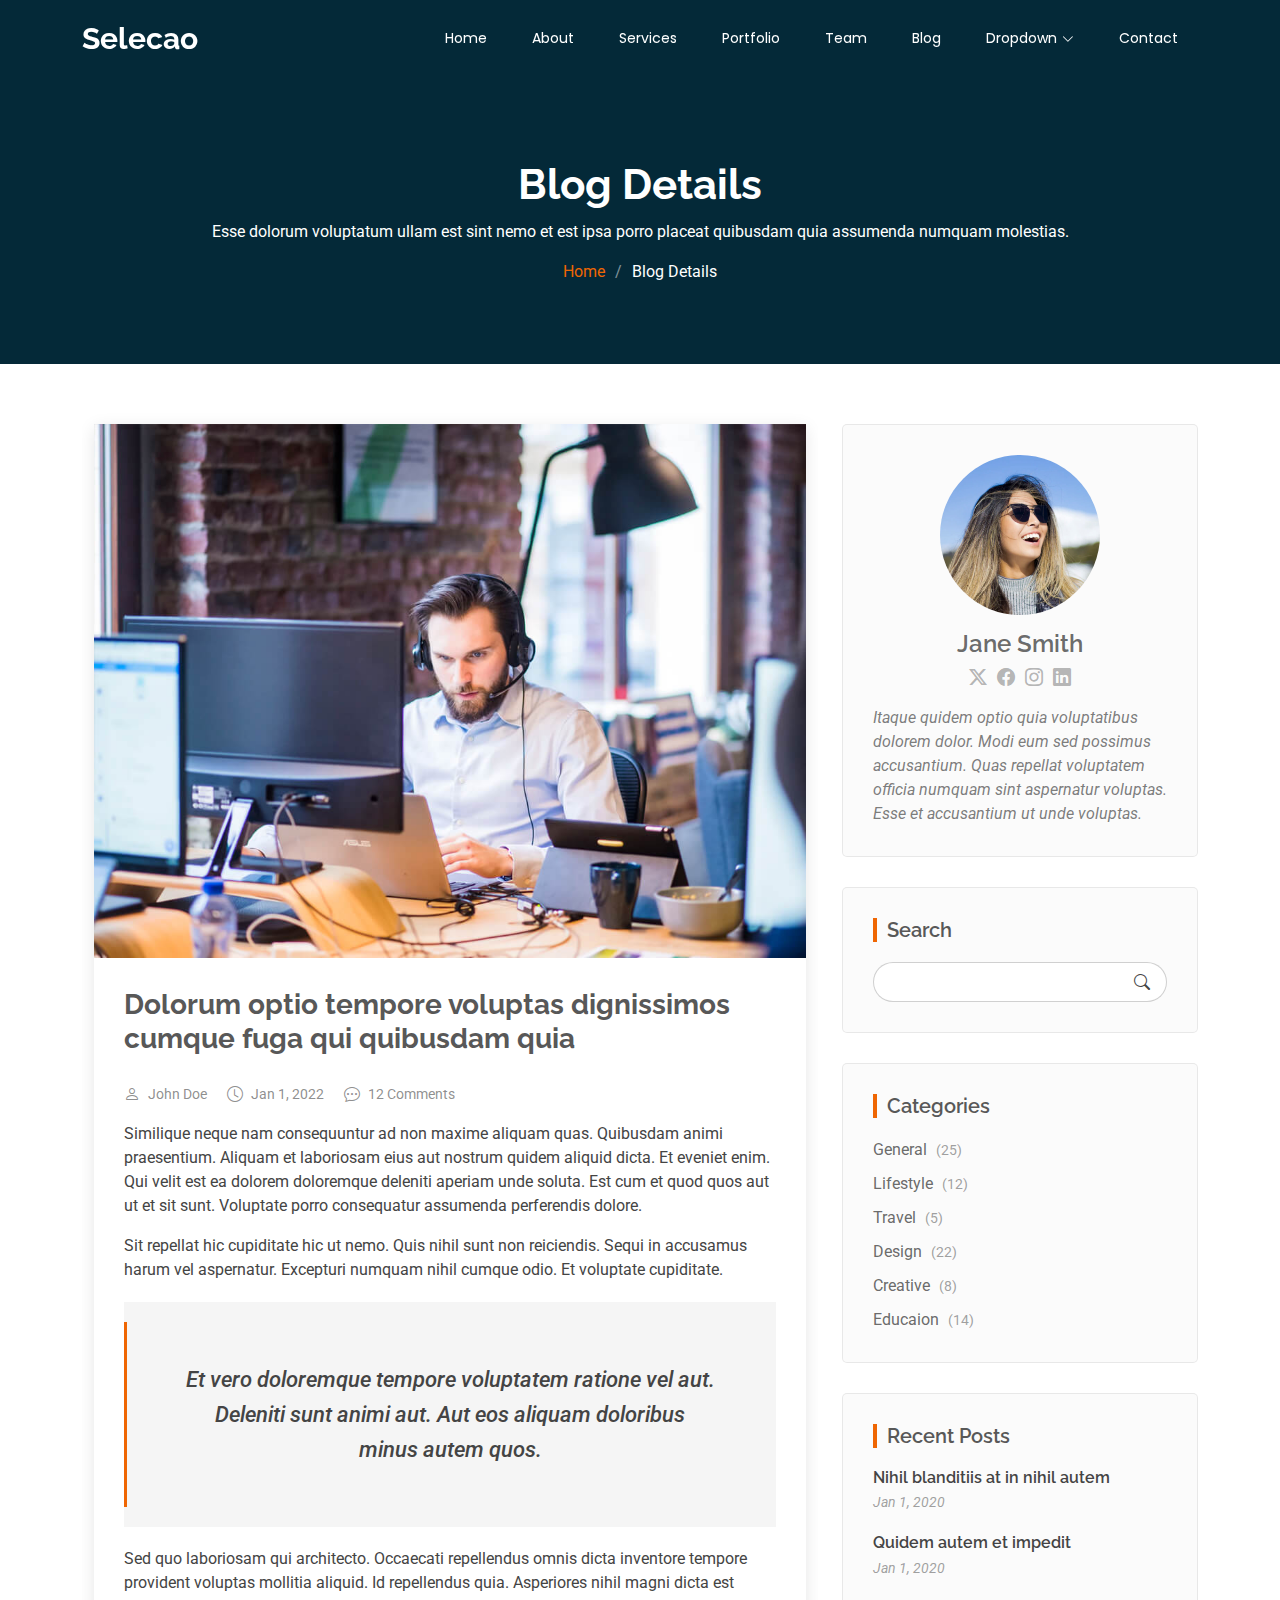
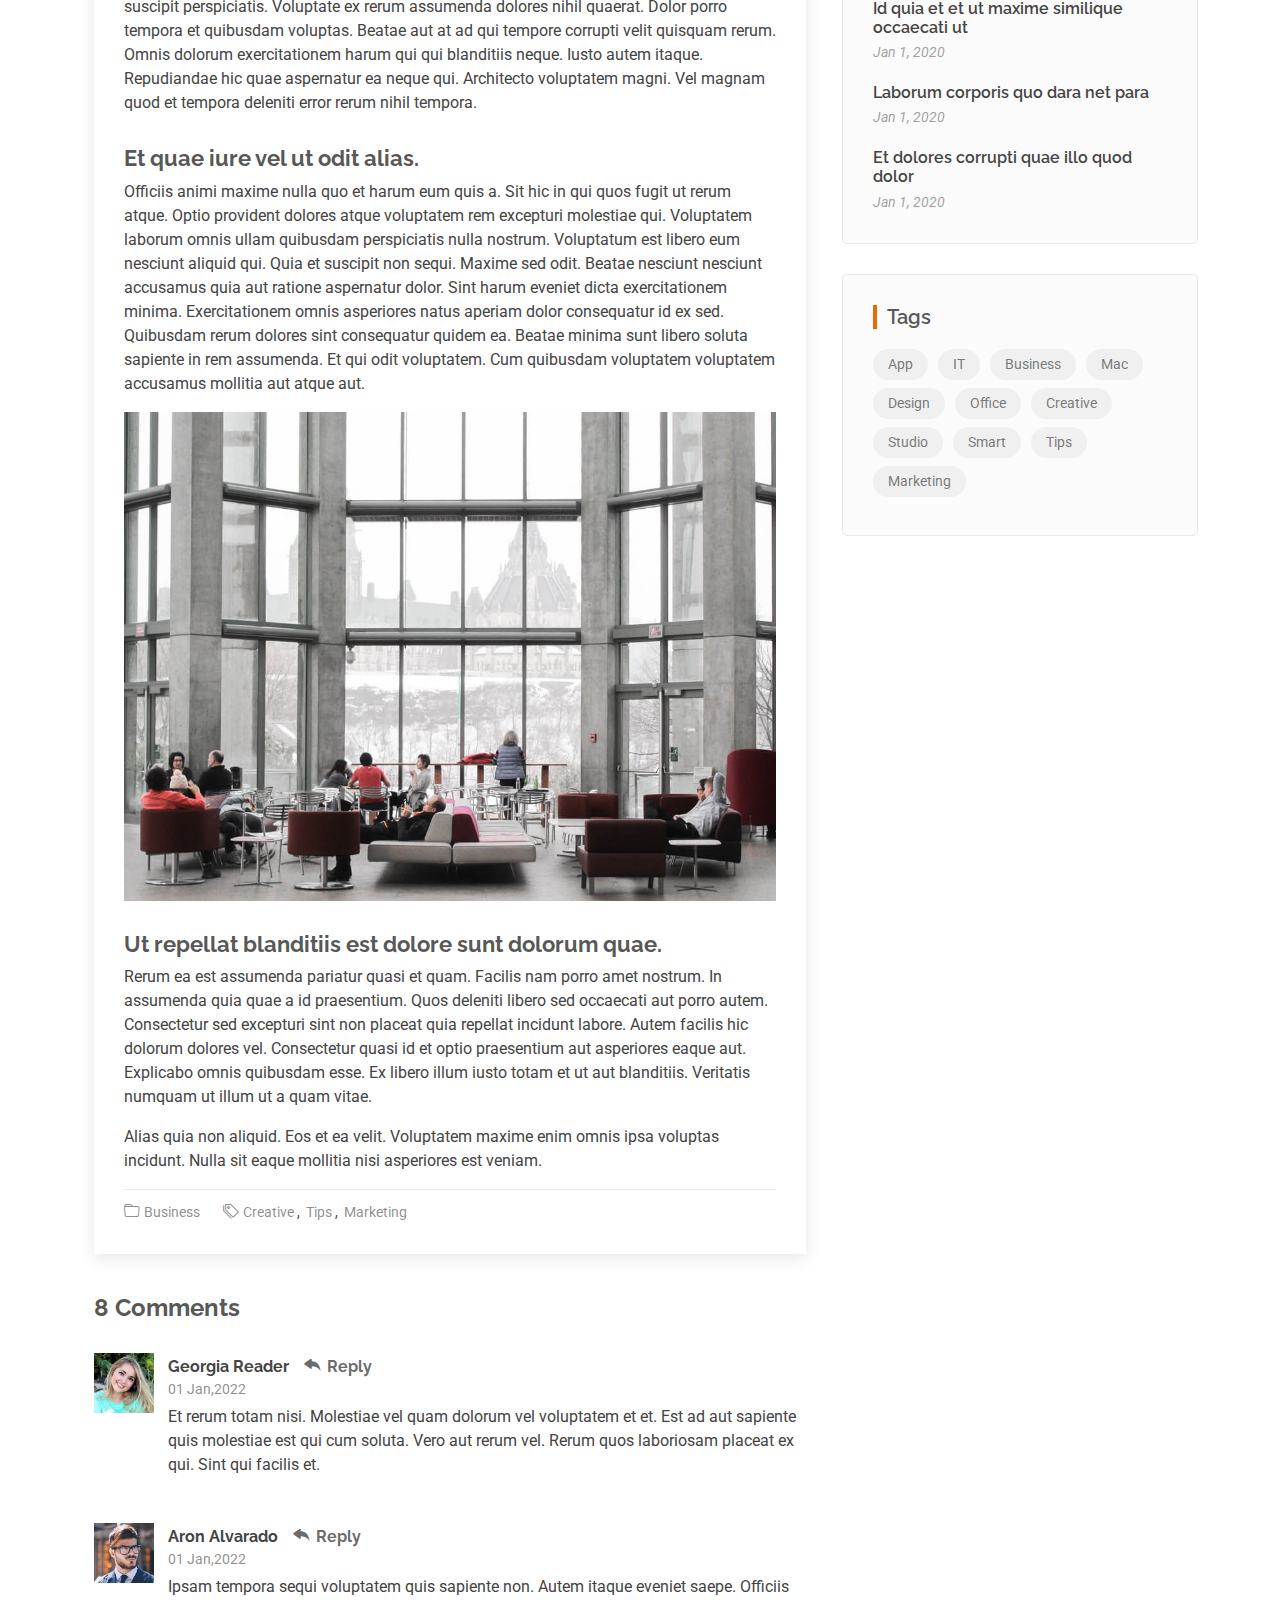
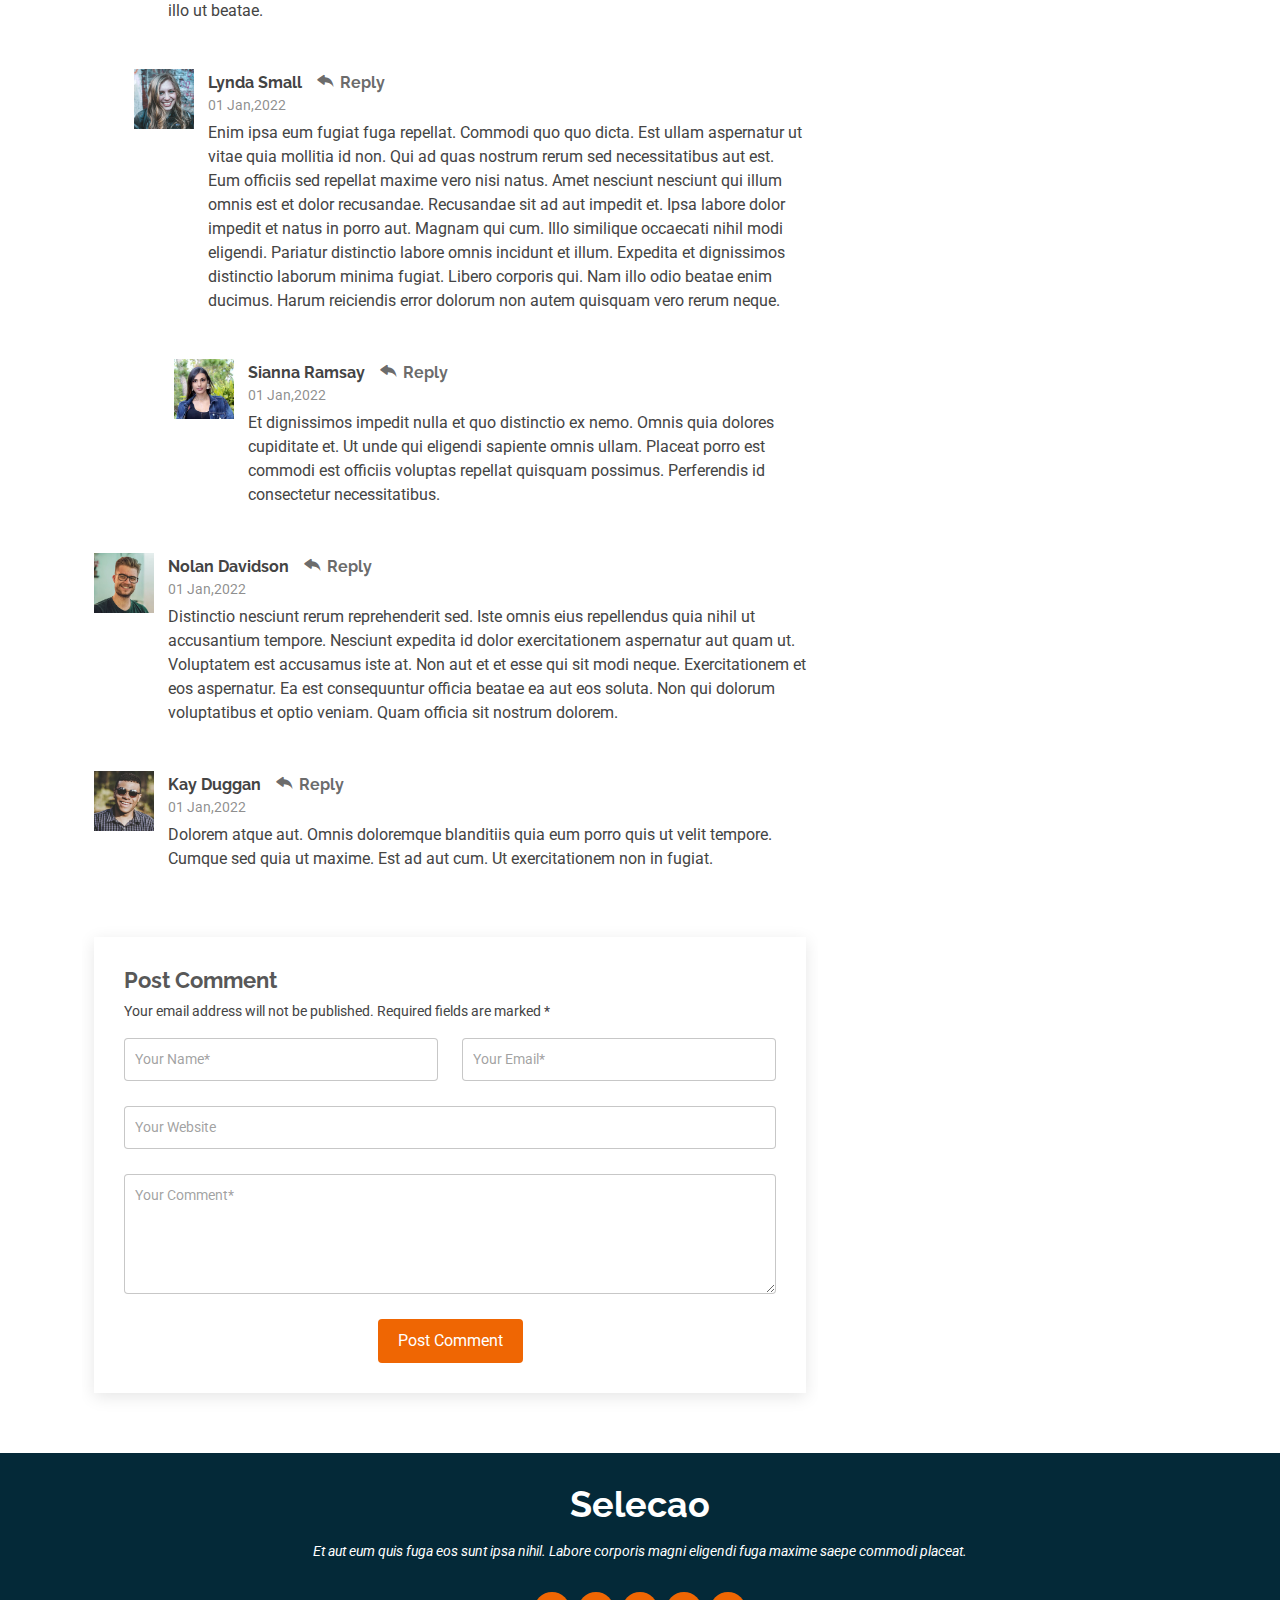
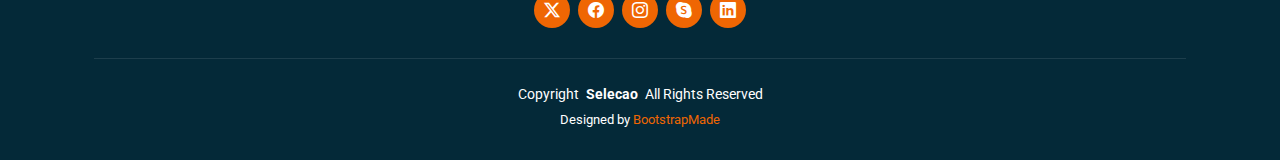
<file: blog-details.html>
<!DOCTYPE html>
<html lang="en">

<head>
  <meta charset="utf-8">
  <meta content="width=device-width, initial-scale=1.0" name="viewport">
  <title>Blog Details - Selecao Bootstrap Template</title>
  <meta name="description" content="">
  <meta name="keywords" content="">

  <!-- Favicons -->
  <link href="assets/img/favicon.png" rel="icon">
  <link href="assets/img/apple-touch-icon.png" rel="apple-touch-icon">

  <!-- Fonts -->
  <link href="https://fonts.googleapis.com" rel="preconnect">
  <link href="https://fonts.gstatic.com" rel="preconnect" crossorigin>
  <link href="https://fonts.googleapis.com/css2?family=Roboto:ital,wght@0,100;0,300;0,400;0,500;0,700;0,900;1,100;1,300;1,400;1,500;1,700;1,900&family=Poppins:ital,wght@0,100;0,200;0,300;0,400;0,500;0,600;0,700;0,800;0,900;1,100;1,200;1,300;1,400;1,500;1,600;1,700;1,800;1,900&family=Raleway:ital,wght@0,100;0,200;0,300;0,400;0,500;0,600;0,700;0,800;0,900;1,100;1,200;1,300;1,400;1,500;1,600;1,700;1,800;1,900&display=swap" rel="stylesheet">

  <!-- Vendor CSS Files -->
  <link href="assets/vendor/bootstrap/css/bootstrap.min.css" rel="stylesheet">
  <link href="assets/vendor/bootstrap-icons/bootstrap-icons.css" rel="stylesheet">
  <link href="assets/vendor/aos/aos.css" rel="stylesheet">
  <link href="assets/vendor/animate.css/animate.min.css" rel="stylesheet">
  <link href="assets/vendor/glightbox/css/glightbox.min.css" rel="stylesheet">
  <link href="assets/vendor/swiper/swiper-bundle.min.css" rel="stylesheet">

  <!-- Main CSS File -->
  <link href="assets/css/main.css" rel="stylesheet">

  <!-- =======================================================
  * Template Name: Selecao
  * Template URL: https://bootstrapmade.com/selecao-bootstrap-template/
  * Updated: Aug 07 2024 with Bootstrap v5.3.3
  * Author: BootstrapMade.com
  * License: https://bootstrapmade.com/license/
  ======================================================== -->
</head>

<body class="blog-details-page">

  <header id="header" class="header d-flex align-items-center fixed-top">
    <div class="container-fluid container-xl position-relative d-flex align-items-center justify-content-between">

      <a href="index.html" class="logo d-flex align-items-center">
        <!-- Uncomment the line below if you also wish to use an image logo -->
        <!-- <img src="assets/img/logo.png" alt=""> -->
        <h1 class="sitename">Selecao</h1>
      </a>

      <nav id="navmenu" class="navmenu">
        <ul>
          <li><a href="#hero">Home</a></li>
          <li><a href="#about">About</a></li>
          <li><a href="#services">Services</a></li>
          <li><a href="#portfolio">Portfolio</a></li>
          <li><a href="#team">Team</a></li>
          <li><a href="blog.html">Blog</a></li>
          <li class="dropdown"><a href="#"><span>Dropdown</span> <i class="bi bi-chevron-down toggle-dropdown"></i></a>
            <ul>
              <li><a href="#">Dropdown 1</a></li>
              <li class="dropdown"><a href="#"><span>Deep Dropdown</span> <i class="bi bi-chevron-down toggle-dropdown"></i></a>
                <ul>
                  <li><a href="#">Deep Dropdown 1</a></li>
                  <li><a href="#">Deep Dropdown 2</a></li>
                  <li><a href="#">Deep Dropdown 3</a></li>
                  <li><a href="#">Deep Dropdown 4</a></li>
                  <li><a href="#">Deep Dropdown 5</a></li>
                </ul>
              </li>
              <li><a href="#">Dropdown 2</a></li>
              <li><a href="#">Dropdown 3</a></li>
              <li><a href="#">Dropdown 4</a></li>
            </ul>
          </li>
          <li><a href="#contact">Contact</a></li>
        </ul>
        <i class="mobile-nav-toggle d-xl-none bi bi-list"></i>
      </nav>

    </div>
  </header>

  <main class="main">

    <!-- Page Title -->
    <div class="page-title dark-background">
      <div class="container position-relative">
        <h1>Blog Details</h1>
        <p>Esse dolorum voluptatum ullam est sint nemo et est ipsa porro placeat quibusdam quia assumenda numquam molestias.</p>
        <nav class="breadcrumbs">
          <ol>
            <li><a href="index.html">Home</a></li>
            <li class="current">Blog Details</li>
          </ol>
        </nav>
      </div>
    </div><!-- End Page Title -->

    <div class="container">
      <div class="row">

        <div class="col-lg-8">

          <!-- Blog Details Section -->
          <section id="blog-details" class="blog-details section">
            <div class="container">

              <article class="article">

                <div class="post-img">
                  <img src="assets/img/blog/blog-1.jpg" alt="" class="img-fluid">
                </div>

                <h2 class="title">Dolorum optio tempore voluptas dignissimos cumque fuga qui quibusdam quia</h2>

                <div class="meta-top">
                  <ul>
                    <li class="d-flex align-items-center"><i class="bi bi-person"></i> <a href="blog-details.html">John Doe</a></li>
                    <li class="d-flex align-items-center"><i class="bi bi-clock"></i> <a href="blog-details.html"><time datetime="2020-01-01">Jan 1, 2022</time></a></li>
                    <li class="d-flex align-items-center"><i class="bi bi-chat-dots"></i> <a href="blog-details.html">12 Comments</a></li>
                  </ul>
                </div><!-- End meta top -->

                <div class="content">
                  <p>
                    Similique neque nam consequuntur ad non maxime aliquam quas. Quibusdam animi praesentium. Aliquam et laboriosam eius aut nostrum quidem aliquid dicta.
                    Et eveniet enim. Qui velit est ea dolorem doloremque deleniti aperiam unde soluta. Est cum et quod quos aut ut et sit sunt. Voluptate porro consequatur assumenda perferendis dolore.
                  </p>

                  <p>
                    Sit repellat hic cupiditate hic ut nemo. Quis nihil sunt non reiciendis. Sequi in accusamus harum vel aspernatur. Excepturi numquam nihil cumque odio. Et voluptate cupiditate.
                  </p>

                  <blockquote>
                    <p>
                      Et vero doloremque tempore voluptatem ratione vel aut. Deleniti sunt animi aut. Aut eos aliquam doloribus minus autem quos.
                    </p>
                  </blockquote>

                  <p>
                    Sed quo laboriosam qui architecto. Occaecati repellendus omnis dicta inventore tempore provident voluptas mollitia aliquid. Id repellendus quia. Asperiores nihil magni dicta est suscipit perspiciatis. Voluptate ex rerum assumenda dolores nihil quaerat.
                    Dolor porro tempora et quibusdam voluptas. Beatae aut at ad qui tempore corrupti velit quisquam rerum. Omnis dolorum exercitationem harum qui qui blanditiis neque.
                    Iusto autem itaque. Repudiandae hic quae aspernatur ea neque qui. Architecto voluptatem magni. Vel magnam quod et tempora deleniti error rerum nihil tempora.
                  </p>

                  <h3>Et quae iure vel ut odit alias.</h3>
                  <p>
                    Officiis animi maxime nulla quo et harum eum quis a. Sit hic in qui quos fugit ut rerum atque. Optio provident dolores atque voluptatem rem excepturi molestiae qui. Voluptatem laborum omnis ullam quibusdam perspiciatis nulla nostrum. Voluptatum est libero eum nesciunt aliquid qui.
                    Quia et suscipit non sequi. Maxime sed odit. Beatae nesciunt nesciunt accusamus quia aut ratione aspernatur dolor. Sint harum eveniet dicta exercitationem minima. Exercitationem omnis asperiores natus aperiam dolor consequatur id ex sed. Quibusdam rerum dolores sint consequatur quidem ea.
                    Beatae minima sunt libero soluta sapiente in rem assumenda. Et qui odit voluptatem. Cum quibusdam voluptatem voluptatem accusamus mollitia aut atque aut.
                  </p>
                  <img src="assets/img/blog/blog-inside-post.jpg" class="img-fluid" alt="">

                  <h3>Ut repellat blanditiis est dolore sunt dolorum quae.</h3>
                  <p>
                    Rerum ea est assumenda pariatur quasi et quam. Facilis nam porro amet nostrum. In assumenda quia quae a id praesentium. Quos deleniti libero sed occaecati aut porro autem. Consectetur sed excepturi sint non placeat quia repellat incidunt labore. Autem facilis hic dolorum dolores vel.
                    Consectetur quasi id et optio praesentium aut asperiores eaque aut. Explicabo omnis quibusdam esse. Ex libero illum iusto totam et ut aut blanditiis. Veritatis numquam ut illum ut a quam vitae.
                  </p>
                  <p>
                    Alias quia non aliquid. Eos et ea velit. Voluptatem maxime enim omnis ipsa voluptas incidunt. Nulla sit eaque mollitia nisi asperiores est veniam.
                  </p>

                </div><!-- End post content -->

                <div class="meta-bottom">
                  <i class="bi bi-folder"></i>
                  <ul class="cats">
                    <li><a href="#">Business</a></li>
                  </ul>

                  <i class="bi bi-tags"></i>
                  <ul class="tags">
                    <li><a href="#">Creative</a></li>
                    <li><a href="#">Tips</a></li>
                    <li><a href="#">Marketing</a></li>
                  </ul>
                </div><!-- End meta bottom -->

              </article>

            </div>
          </section><!-- /Blog Details Section -->

          <!-- Blog Comments Section -->
          <section id="blog-comments" class="blog-comments section">

            <div class="container">

              <h4 class="comments-count">8 Comments</h4>

              <div id="comment-1" class="comment">
                <div class="d-flex">
                  <div class="comment-img"><img src="assets/img/blog/comments-1.jpg" alt=""></div>
                  <div>
                    <h5><a href="">Georgia Reader</a> <a href="#" class="reply"><i class="bi bi-reply-fill"></i> Reply</a></h5>
                    <time datetime="2020-01-01">01 Jan,2022</time>
                    <p>
                      Et rerum totam nisi. Molestiae vel quam dolorum vel voluptatem et et. Est ad aut sapiente quis molestiae est qui cum soluta.
                      Vero aut rerum vel. Rerum quos laboriosam placeat ex qui. Sint qui facilis et.
                    </p>
                  </div>
                </div>
              </div><!-- End comment #1 -->

              <div id="comment-2" class="comment">
                <div class="d-flex">
                  <div class="comment-img"><img src="assets/img/blog/comments-2.jpg" alt=""></div>
                  <div>
                    <h5><a href="">Aron Alvarado</a> <a href="#" class="reply"><i class="bi bi-reply-fill"></i> Reply</a></h5>
                    <time datetime="2020-01-01">01 Jan,2022</time>
                    <p>
                      Ipsam tempora sequi voluptatem quis sapiente non. Autem itaque eveniet saepe. Officiis illo ut beatae.
                    </p>
                  </div>
                </div>

                <div id="comment-reply-1" class="comment comment-reply">
                  <div class="d-flex">
                    <div class="comment-img"><img src="assets/img/blog/comments-3.jpg" alt=""></div>
                    <div>
                      <h5><a href="">Lynda Small</a> <a href="#" class="reply"><i class="bi bi-reply-fill"></i> Reply</a></h5>
                      <time datetime="2020-01-01">01 Jan,2022</time>
                      <p>
                        Enim ipsa eum fugiat fuga repellat. Commodi quo quo dicta. Est ullam aspernatur ut vitae quia mollitia id non. Qui ad quas nostrum rerum sed necessitatibus aut est. Eum officiis sed repellat maxime vero nisi natus. Amet nesciunt nesciunt qui illum omnis est et dolor recusandae.

                        Recusandae sit ad aut impedit et. Ipsa labore dolor impedit et natus in porro aut. Magnam qui cum. Illo similique occaecati nihil modi eligendi. Pariatur distinctio labore omnis incidunt et illum. Expedita et dignissimos distinctio laborum minima fugiat.

                        Libero corporis qui. Nam illo odio beatae enim ducimus. Harum reiciendis error dolorum non autem quisquam vero rerum neque.
                      </p>
                    </div>
                  </div>

                  <div id="comment-reply-2" class="comment comment-reply">
                    <div class="d-flex">
                      <div class="comment-img"><img src="assets/img/blog/comments-4.jpg" alt=""></div>
                      <div>
                        <h5><a href="">Sianna Ramsay</a> <a href="#" class="reply"><i class="bi bi-reply-fill"></i> Reply</a></h5>
                        <time datetime="2020-01-01">01 Jan,2022</time>
                        <p>
                          Et dignissimos impedit nulla et quo distinctio ex nemo. Omnis quia dolores cupiditate et. Ut unde qui eligendi sapiente omnis ullam. Placeat porro est commodi est officiis voluptas repellat quisquam possimus. Perferendis id consectetur necessitatibus.
                        </p>
                      </div>
                    </div>

                  </div><!-- End comment reply #2-->

                </div><!-- End comment reply #1-->

              </div><!-- End comment #2-->

              <div id="comment-3" class="comment">
                <div class="d-flex">
                  <div class="comment-img"><img src="assets/img/blog/comments-5.jpg" alt=""></div>
                  <div>
                    <h5><a href="">Nolan Davidson</a> <a href="#" class="reply"><i class="bi bi-reply-fill"></i> Reply</a></h5>
                    <time datetime="2020-01-01">01 Jan,2022</time>
                    <p>
                      Distinctio nesciunt rerum reprehenderit sed. Iste omnis eius repellendus quia nihil ut accusantium tempore. Nesciunt expedita id dolor exercitationem aspernatur aut quam ut. Voluptatem est accusamus iste at.
                      Non aut et et esse qui sit modi neque. Exercitationem et eos aspernatur. Ea est consequuntur officia beatae ea aut eos soluta. Non qui dolorum voluptatibus et optio veniam. Quam officia sit nostrum dolorem.
                    </p>
                  </div>
                </div>

              </div><!-- End comment #3 -->

              <div id="comment-4" class="comment">
                <div class="d-flex">
                  <div class="comment-img"><img src="assets/img/blog/comments-6.jpg" alt=""></div>
                  <div>
                    <h5><a href="">Kay Duggan</a> <a href="#" class="reply"><i class="bi bi-reply-fill"></i> Reply</a></h5>
                    <time datetime="2020-01-01">01 Jan,2022</time>
                    <p>
                      Dolorem atque aut. Omnis doloremque blanditiis quia eum porro quis ut velit tempore. Cumque sed quia ut maxime. Est ad aut cum. Ut exercitationem non in fugiat.
                    </p>
                  </div>
                </div>

              </div><!-- End comment #4 -->

            </div>

          </section><!-- /Blog Comments Section -->

          <!-- Comment Form Section -->
          <section id="comment-form" class="comment-form section">
            <div class="container">

              <form action="">

                <h4>Post Comment</h4>
                <p>Your email address will not be published. Required fields are marked * </p>
                <div class="row">
                  <div class="col-md-6 form-group">
                    <input name="name" type="text" class="form-control" placeholder="Your Name*">
                  </div>
                  <div class="col-md-6 form-group">
                    <input name="email" type="text" class="form-control" placeholder="Your Email*">
                  </div>
                </div>
                <div class="row">
                  <div class="col form-group">
                    <input name="website" type="text" class="form-control" placeholder="Your Website">
                  </div>
                </div>
                <div class="row">
                  <div class="col form-group">
                    <textarea name="comment" class="form-control" placeholder="Your Comment*"></textarea>
                  </div>
                </div>

                <div class="text-center">
                  <button type="submit" class="btn btn-primary">Post Comment</button>
                </div>

              </form>

            </div>
          </section><!-- /Comment Form Section -->

        </div>

        <div class="col-lg-4 sidebar">

          <div class="widgets-container">

            <!-- Blog Author Widget -->
            <div class="blog-author-widget widget-item">

              <div class="d-flex flex-column align-items-center">
                <img src="assets/img/blog/blog-author.jpg" class="rounded-circle flex-shrink-0" alt="">
                <h4>Jane Smith</h4>
                <div class="social-links">
                  <a href="https://x.com/#"><i class="bi bi-twitter-x"></i></a>
                  <a href="https://facebook.com/#"><i class="bi bi-facebook"></i></a>
                  <a href="https://instagram.com/#"><i class="biu bi-instagram"></i></a>
                  <a href="https://instagram.com/#"><i class="biu bi-linkedin"></i></a>
                </div>

                <p>
                  Itaque quidem optio quia voluptatibus dolorem dolor. Modi eum sed possimus accusantium. Quas repellat voluptatem officia numquam sint aspernatur voluptas. Esse et accusantium ut unde voluptas.
                </p>

              </div>
            </div><!--/Blog Author Widget -->

            <!-- Search Widget -->
            <div class="search-widget widget-item">

              <h3 class="widget-title">Search</h3>
              <form action="">
                <input type="text">
                <button type="submit" title="Search"><i class="bi bi-search"></i></button>
              </form>

            </div><!--/Search Widget -->

            <!-- Categories Widget -->
            <div class="categories-widget widget-item">

              <h3 class="widget-title">Categories</h3>
              <ul class="mt-3">
                <li><a href="#">General <span>(25)</span></a></li>
                <li><a href="#">Lifestyle <span>(12)</span></a></li>
                <li><a href="#">Travel <span>(5)</span></a></li>
                <li><a href="#">Design <span>(22)</span></a></li>
                <li><a href="#">Creative <span>(8)</span></a></li>
                <li><a href="#">Educaion <span>(14)</span></a></li>
              </ul>

            </div><!--/Categories Widget -->

            <!-- Recent Posts Widget -->
            <div class="recent-posts-widget widget-item">

              <h3 class="widget-title">Recent Posts</h3>

              <div class="post-item">
                <h4><a href="blog-details.html">Nihil blanditiis at in nihil autem</a></h4>
                <time datetime="2020-01-01">Jan 1, 2020</time>
              </div><!-- End recent post item-->

              <div class="post-item">
                <h4><a href="blog-details.html">Quidem autem et impedit</a></h4>
                <time datetime="2020-01-01">Jan 1, 2020</time>
              </div><!-- End recent post item-->

              <div class="post-item">
                <h4><a href="blog-details.html">Id quia et et ut maxime similique occaecati ut</a></h4>
                <time datetime="2020-01-01">Jan 1, 2020</time>
              </div><!-- End recent post item-->

              <div class="post-item">
                <h4><a href="blog-details.html">Laborum corporis quo dara net para</a></h4>
                <time datetime="2020-01-01">Jan 1, 2020</time>
              </div><!-- End recent post item-->

              <div class="post-item">
                <h4><a href="blog-details.html">Et dolores corrupti quae illo quod dolor</a></h4>
                <time datetime="2020-01-01">Jan 1, 2020</time>
              </div><!-- End recent post item-->

            </div><!--/Recent Posts Widget -->

            <!-- Tags Widget -->
            <div class="tags-widget widget-item">

              <h3 class="widget-title">Tags</h3>
              <ul>
                <li><a href="#">App</a></li>
                <li><a href="#">IT</a></li>
                <li><a href="#">Business</a></li>
                <li><a href="#">Mac</a></li>
                <li><a href="#">Design</a></li>
                <li><a href="#">Office</a></li>
                <li><a href="#">Creative</a></li>
                <li><a href="#">Studio</a></li>
                <li><a href="#">Smart</a></li>
                <li><a href="#">Tips</a></li>
                <li><a href="#">Marketing</a></li>
              </ul>

            </div><!--/Tags Widget -->

          </div>

        </div>

      </div>
    </div>

  </main>

  <footer id="footer" class="footer dark-background">
    <div class="container">
      <h3 class="sitename">Selecao</h3>
      <p>Et aut eum quis fuga eos sunt ipsa nihil. Labore corporis magni eligendi fuga maxime saepe commodi placeat.</p>
      <div class="social-links d-flex justify-content-center">
        <a href=""><i class="bi bi-twitter-x"></i></a>
        <a href=""><i class="bi bi-facebook"></i></a>
        <a href=""><i class="bi bi-instagram"></i></a>
        <a href=""><i class="bi bi-skype"></i></a>
        <a href=""><i class="bi bi-linkedin"></i></a>
      </div>
      <div class="container">
        <div class="copyright">
          <span>Copyright</span> <strong class="px-1 sitename">Selecao</strong> <span>All Rights Reserved</span>
        </div>
        <div class="credits">
          <!-- All the links in the footer should remain intact. -->
          <!-- You can delete the links only if you've purchased the pro version. -->
          <!-- Licensing information: https://bootstrapmade.com/license/ -->
          <!-- Purchase the pro version with working PHP/AJAX contact form: [buy-url] -->
          Designed by <a href="https://bootstrapmade.com/">BootstrapMade</a>
        </div>
      </div>
    </div>
  </footer>

  <!-- Scroll Top -->
  <a href="#" id="scroll-top" class="scroll-top d-flex align-items-center justify-content-center"><i class="bi bi-arrow-up-short"></i></a>

  <!-- Preloader -->
  <div id="preloader"></div>

  <!-- Vendor JS Files -->
  <script src="assets/vendor/bootstrap/js/bootstrap.bundle.min.js"></script>
  <script src="assets/vendor/php-email-form/validate.js"></script>
  <script src="assets/vendor/aos/aos.js"></script>
  <script src="assets/vendor/glightbox/js/glightbox.min.js"></script>
  <script src="assets/vendor/imagesloaded/imagesloaded.pkgd.min.js"></script>
  <script src="assets/vendor/isotope-layout/isotope.pkgd.min.js"></script>
  <script src="assets/vendor/swiper/swiper-bundle.min.js"></script>

  <!-- Main JS File -->
  <script src="assets/js/main.js"></script>

</body>

</html>
</file>
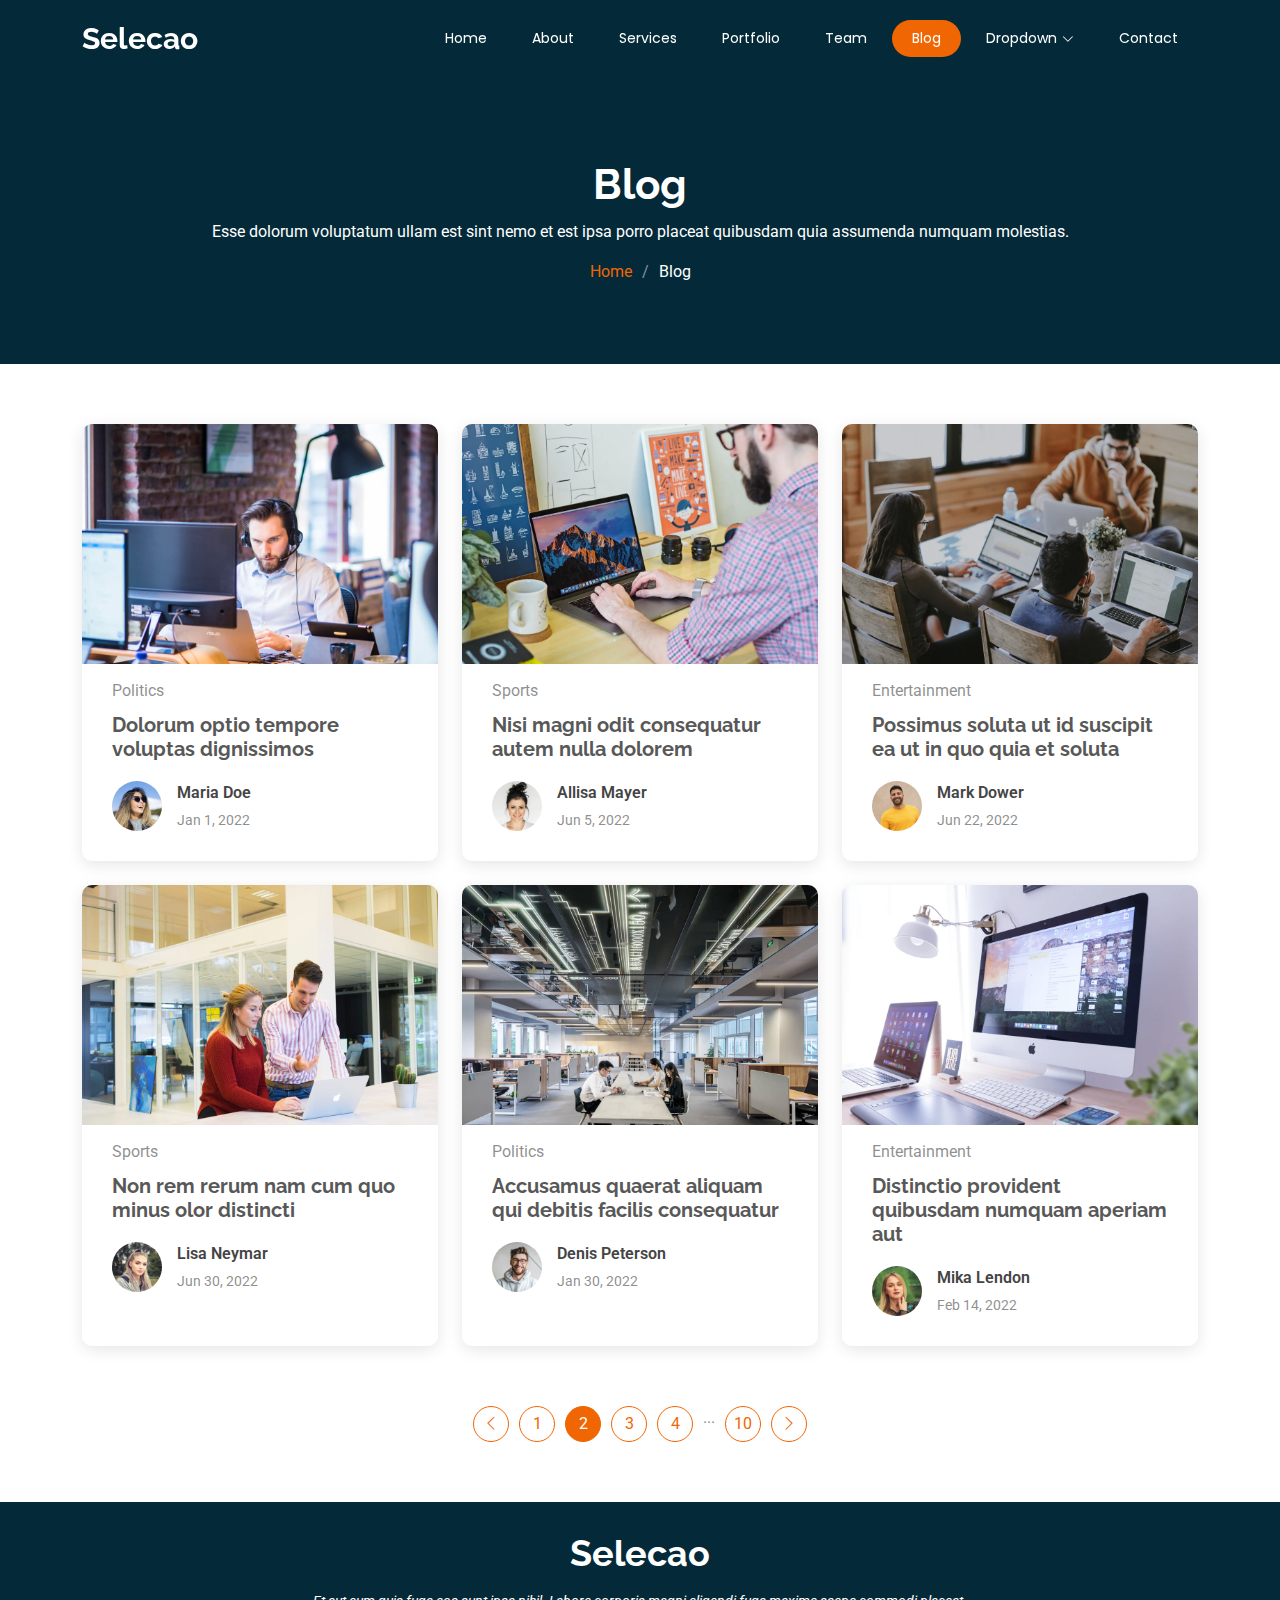
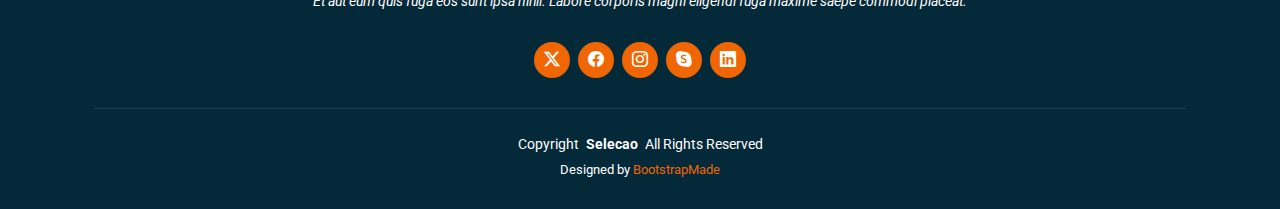
<file: blog.html>
<!DOCTYPE html>
<html lang="en">

<head>
  <meta charset="utf-8">
  <meta content="width=device-width, initial-scale=1.0" name="viewport">
  <title>Blog - Selecao Bootstrap Template</title>
  <meta name="description" content="">
  <meta name="keywords" content="">

  <!-- Favicons -->
  <link href="assets/img/favicon.png" rel="icon">
  <link href="assets/img/apple-touch-icon.png" rel="apple-touch-icon">

  <!-- Fonts -->
  <link href="https://fonts.googleapis.com" rel="preconnect">
  <link href="https://fonts.gstatic.com" rel="preconnect" crossorigin>
  <link href="https://fonts.googleapis.com/css2?family=Roboto:ital,wght@0,100;0,300;0,400;0,500;0,700;0,900;1,100;1,300;1,400;1,500;1,700;1,900&family=Poppins:ital,wght@0,100;0,200;0,300;0,400;0,500;0,600;0,700;0,800;0,900;1,100;1,200;1,300;1,400;1,500;1,600;1,700;1,800;1,900&family=Raleway:ital,wght@0,100;0,200;0,300;0,400;0,500;0,600;0,700;0,800;0,900;1,100;1,200;1,300;1,400;1,500;1,600;1,700;1,800;1,900&display=swap" rel="stylesheet">

  <!-- Vendor CSS Files -->
  <link href="assets/vendor/bootstrap/css/bootstrap.min.css" rel="stylesheet">
  <link href="assets/vendor/bootstrap-icons/bootstrap-icons.css" rel="stylesheet">
  <link href="assets/vendor/aos/aos.css" rel="stylesheet">
  <link href="assets/vendor/animate.css/animate.min.css" rel="stylesheet">
  <link href="assets/vendor/glightbox/css/glightbox.min.css" rel="stylesheet">
  <link href="assets/vendor/swiper/swiper-bundle.min.css" rel="stylesheet">

  <!-- Main CSS File -->
  <link href="assets/css/main.css" rel="stylesheet">

  <!-- =======================================================
  * Template Name: Selecao
  * Template URL: https://bootstrapmade.com/selecao-bootstrap-template/
  * Updated: Aug 07 2024 with Bootstrap v5.3.3
  * Author: BootstrapMade.com
  * License: https://bootstrapmade.com/license/
  ======================================================== -->
</head>

<body class="blog-page">

  <header id="header" class="header d-flex align-items-center fixed-top">
    <div class="container-fluid container-xl position-relative d-flex align-items-center justify-content-between">

      <a href="index.html" class="logo d-flex align-items-center">
        <!-- Uncomment the line below if you also wish to use an image logo -->
        <!-- <img src="assets/img/logo.png" alt=""> -->
        <h1 class="sitename">Selecao</h1>
      </a>

      <nav id="navmenu" class="navmenu">
        <ul>
          <li><a href="#hero">Home</a></li>
          <li><a href="#about">About</a></li>
          <li><a href="#services">Services</a></li>
          <li><a href="#portfolio">Portfolio</a></li>
          <li><a href="#team">Team</a></li>
          <li><a href="blog.html" class="active">Blog</a></li>
          <li class="dropdown"><a href="#"><span>Dropdown</span> <i class="bi bi-chevron-down toggle-dropdown"></i></a>
            <ul>
              <li><a href="#">Dropdown 1</a></li>
              <li class="dropdown"><a href="#"><span>Deep Dropdown</span> <i class="bi bi-chevron-down toggle-dropdown"></i></a>
                <ul>
                  <li><a href="#">Deep Dropdown 1</a></li>
                  <li><a href="#">Deep Dropdown 2</a></li>
                  <li><a href="#">Deep Dropdown 3</a></li>
                  <li><a href="#">Deep Dropdown 4</a></li>
                  <li><a href="#">Deep Dropdown 5</a></li>
                </ul>
              </li>
              <li><a href="#">Dropdown 2</a></li>
              <li><a href="#">Dropdown 3</a></li>
              <li><a href="#">Dropdown 4</a></li>
            </ul>
          </li>
          <li><a href="#contact">Contact</a></li>
        </ul>
        <i class="mobile-nav-toggle d-xl-none bi bi-list"></i>
      </nav>

    </div>
  </header>

  <main class="main">

    <!-- Page Title -->
    <div class="page-title dark-background">
      <div class="container position-relative">
        <h1>Blog</h1>
        <p>Esse dolorum voluptatum ullam est sint nemo et est ipsa porro placeat quibusdam quia assumenda numquam molestias.</p>
        <nav class="breadcrumbs">
          <ol>
            <li><a href="index.html">Home</a></li>
            <li class="current">Blog</li>
          </ol>
        </nav>
      </div>
    </div><!-- End Page Title -->

    <!-- Blog Posts Section -->
    <section id="blog-posts" class="blog-posts section">

      <div class="container">
        <div class="row gy-4">

          <div class="col-lg-4">
            <article>

              <div class="post-img">
                <img src="assets/img/blog/blog-1.jpg" alt="" class="img-fluid">
              </div>

              <p class="post-category">Politics</p>

              <h2 class="title">
                <a href="blog-details.html">Dolorum optio tempore voluptas dignissimos</a>
              </h2>

              <div class="d-flex align-items-center">
                <img src="assets/img/blog/blog-author.jpg" alt="" class="img-fluid post-author-img flex-shrink-0">
                <div class="post-meta">
                  <p class="post-author">Maria Doe</p>
                  <p class="post-date">
                    <time datetime="2022-01-01">Jan 1, 2022</time>
                  </p>
                </div>
              </div>

            </article>
          </div><!-- End post list item -->

          <div class="col-lg-4">
            <article>

              <div class="post-img">
                <img src="assets/img/blog/blog-2.jpg" alt="" class="img-fluid">
              </div>

              <p class="post-category">Sports</p>

              <h2 class="title">
                <a href="blog-details.html">Nisi magni odit consequatur autem nulla dolorem</a>
              </h2>

              <div class="d-flex align-items-center">
                <img src="assets/img/blog/blog-author-2.jpg" alt="" class="img-fluid post-author-img flex-shrink-0">
                <div class="post-meta">
                  <p class="post-author">Allisa Mayer</p>
                  <p class="post-date">
                    <time datetime="2022-01-01">Jun 5, 2022</time>
                  </p>
                </div>
              </div>

            </article>
          </div><!-- End post list item -->

          <div class="col-lg-4">
            <article>

              <div class="post-img">
                <img src="assets/img/blog/blog-3.jpg" alt="" class="img-fluid">
              </div>

              <p class="post-category">Entertainment</p>

              <h2 class="title">
                <a href="blog-details.html">Possimus soluta ut id suscipit ea ut in quo quia et soluta</a>
              </h2>

              <div class="d-flex align-items-center">
                <img src="assets/img/blog/blog-author-3.jpg" alt="" class="img-fluid post-author-img flex-shrink-0">
                <div class="post-meta">
                  <p class="post-author">Mark Dower</p>
                  <p class="post-date">
                    <time datetime="2022-01-01">Jun 22, 2022</time>
                  </p>
                </div>
              </div>

            </article>
          </div><!-- End post list item -->

          <div class="col-lg-4">
            <article>

              <div class="post-img">
                <img src="assets/img/blog/blog-4.jpg" alt="" class="img-fluid">
              </div>

              <p class="post-category">Sports</p>

              <h2 class="title">
                <a href="blog-details.html">Non rem rerum nam cum quo minus olor distincti</a>
              </h2>

              <div class="d-flex align-items-center">
                <img src="assets/img/blog/blog-author-4.jpg" alt="" class="img-fluid post-author-img flex-shrink-0">
                <div class="post-meta">
                  <p class="post-author">Lisa Neymar</p>
                  <p class="post-date">
                    <time datetime="2022-01-01">Jun 30, 2022</time>
                  </p>
                </div>
              </div>

            </article>
          </div><!-- End post list item -->

          <div class="col-lg-4">
            <article>

              <div class="post-img">
                <img src="assets/img/blog/blog-5.jpg" alt="" class="img-fluid">
              </div>

              <p class="post-category">Politics</p>

              <h2 class="title">
                <a href="blog-details.html">Accusamus quaerat aliquam qui debitis facilis consequatur</a>
              </h2>

              <div class="d-flex align-items-center">
                <img src="assets/img/blog/blog-author-5.jpg" alt="" class="img-fluid post-author-img flex-shrink-0">
                <div class="post-meta">
                  <p class="post-author">Denis Peterson</p>
                  <p class="post-date">
                    <time datetime="2022-01-01">Jan 30, 2022</time>
                  </p>
                </div>
              </div>

            </article>
          </div><!-- End post list item -->

          <div class="col-lg-4">
            <article>

              <div class="post-img">
                <img src="assets/img/blog/blog-6.jpg" alt="" class="img-fluid">
              </div>

              <p class="post-category">Entertainment</p>

              <h2 class="title">
                <a href="blog-details.html">Distinctio provident quibusdam numquam aperiam aut</a>
              </h2>

              <div class="d-flex align-items-center">
                <img src="assets/img/blog/blog-author-6.jpg" alt="" class="img-fluid post-author-img flex-shrink-0">
                <div class="post-meta">
                  <p class="post-author">Mika Lendon</p>
                  <p class="post-date">
                    <time datetime="2022-01-01">Feb 14, 2022</time>
                  </p>
                </div>
              </div>

            </article>
          </div><!-- End post list item -->

        </div>
      </div>

    </section><!-- /Blog Posts Section -->

    <!-- Blog Pagination Section -->
    <section id="blog-pagination" class="blog-pagination section">

      <div class="container">
        <div class="d-flex justify-content-center">
          <ul>
            <li><a href="#"><i class="bi bi-chevron-left"></i></a></li>
            <li><a href="#">1</a></li>
            <li><a href="#" class="active">2</a></li>
            <li><a href="#">3</a></li>
            <li><a href="#">4</a></li>
            <li>...</li>
            <li><a href="#">10</a></li>
            <li><a href="#"><i class="bi bi-chevron-right"></i></a></li>
          </ul>
        </div>
      </div>

    </section><!-- /Blog Pagination Section -->

  </main>

  <footer id="footer" class="footer dark-background">
    <div class="container">
      <h3 class="sitename">Selecao</h3>
      <p>Et aut eum quis fuga eos sunt ipsa nihil. Labore corporis magni eligendi fuga maxime saepe commodi placeat.</p>
      <div class="social-links d-flex justify-content-center">
        <a href=""><i class="bi bi-twitter-x"></i></a>
        <a href=""><i class="bi bi-facebook"></i></a>
        <a href=""><i class="bi bi-instagram"></i></a>
        <a href=""><i class="bi bi-skype"></i></a>
        <a href=""><i class="bi bi-linkedin"></i></a>
      </div>
      <div class="container">
        <div class="copyright">
          <span>Copyright</span> <strong class="px-1 sitename">Selecao</strong> <span>All Rights Reserved</span>
        </div>
        <div class="credits">
          <!-- All the links in the footer should remain intact. -->
          <!-- You can delete the links only if you've purchased the pro version. -->
          <!-- Licensing information: https://bootstrapmade.com/license/ -->
          <!-- Purchase the pro version with working PHP/AJAX contact form: [buy-url] -->
          Designed by <a href="https://bootstrapmade.com/">BootstrapMade</a>
        </div>
      </div>
    </div>
  </footer>

  <!-- Scroll Top -->
  <a href="#" id="scroll-top" class="scroll-top d-flex align-items-center justify-content-center"><i class="bi bi-arrow-up-short"></i></a>

  <!-- Preloader -->
  <div id="preloader"></div>

  <!-- Vendor JS Files -->
  <script src="assets/vendor/bootstrap/js/bootstrap.bundle.min.js"></script>
  <script src="assets/vendor/php-email-form/validate.js"></script>
  <script src="assets/vendor/aos/aos.js"></script>
  <script src="assets/vendor/glightbox/js/glightbox.min.js"></script>
  <script src="assets/vendor/imagesloaded/imagesloaded.pkgd.min.js"></script>
  <script src="assets/vendor/isotope-layout/isotope.pkgd.min.js"></script>
  <script src="assets/vendor/swiper/swiper-bundle.min.js"></script>

  <!-- Main JS File -->
  <script src="assets/js/main.js"></script>

</body>

</html>
</file>
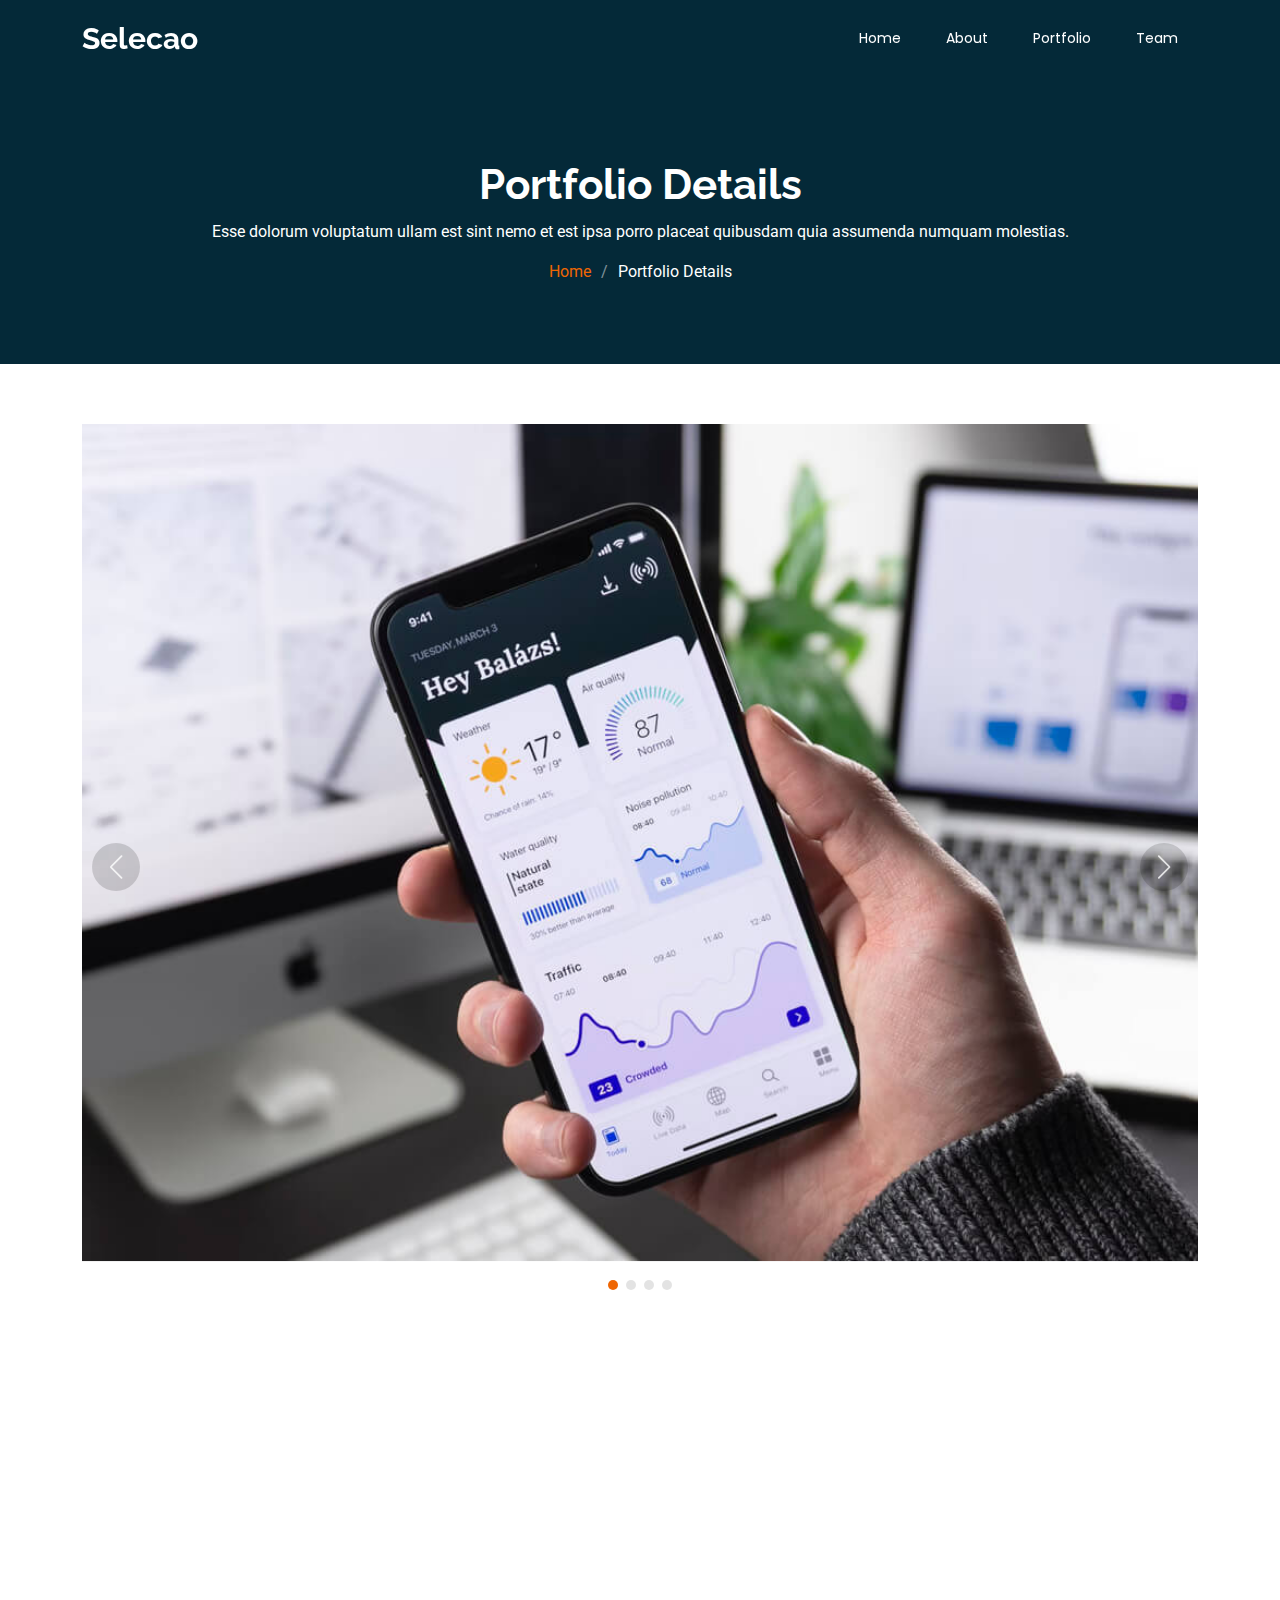
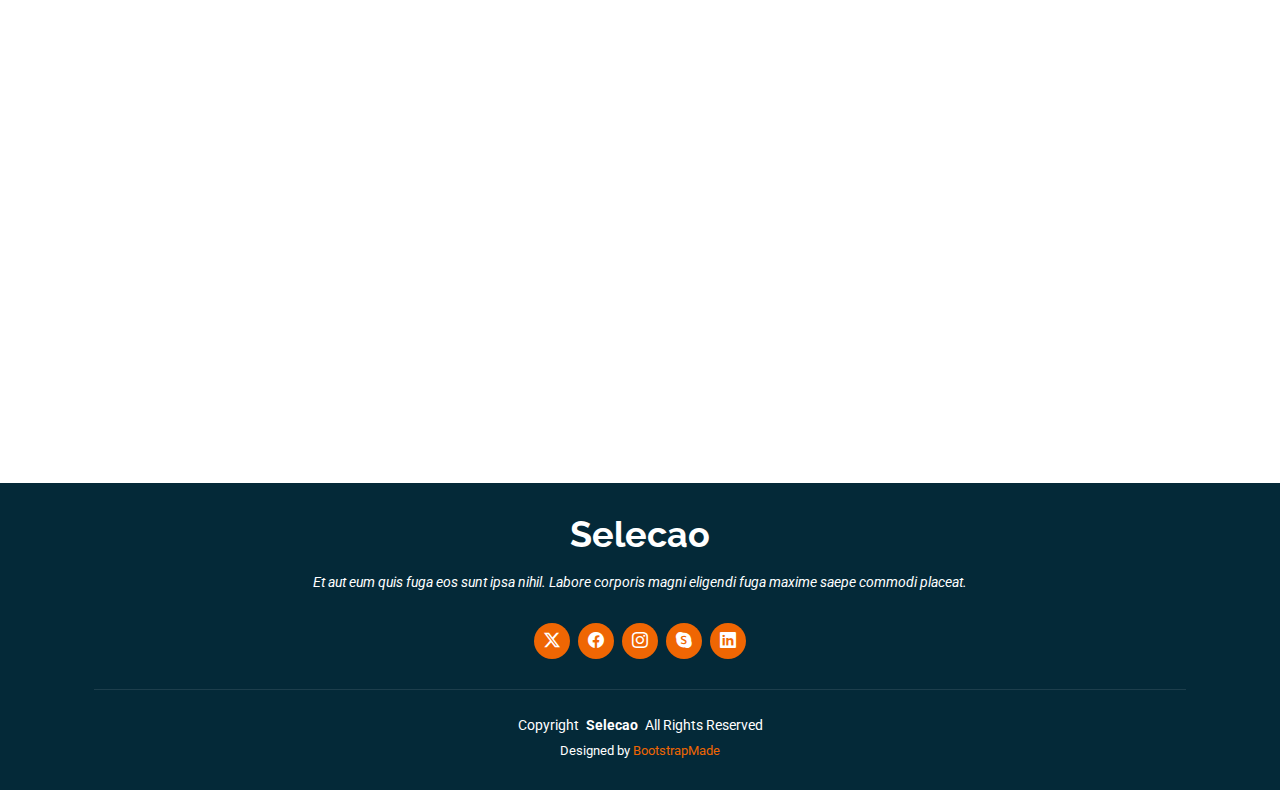
<file: portfolio-details.html>
<!DOCTYPE html>
<html lang="en">

<head>
  <meta charset="utf-8">
  <meta content="width=device-width, initial-scale=1.0" name="viewport">
  <title>Portfolio Details - Selecao Bootstrap Template</title>
  <meta name="description" content="">
  <meta name="keywords" content="">

  <!-- Favicons -->
  <link href="assets/img/favicon.png" rel="icon">
  <link href="assets/img/apple-touch-icon.png" rel="apple-touch-icon">

  <!-- Fonts -->
  <link href="https://fonts.googleapis.com" rel="preconnect">
  <link href="https://fonts.gstatic.com" rel="preconnect" crossorigin>
  <link href="https://fonts.googleapis.com/css2?family=Roboto:ital,wght@0,100;0,300;0,400;0,500;0,700;0,900;1,100;1,300;1,400;1,500;1,700;1,900&family=Poppins:ital,wght@0,100;0,200;0,300;0,400;0,500;0,600;0,700;0,800;0,900;1,100;1,200;1,300;1,400;1,500;1,600;1,700;1,800;1,900&family=Raleway:ital,wght@0,100;0,200;0,300;0,400;0,500;0,600;0,700;0,800;0,900;1,100;1,200;1,300;1,400;1,500;1,600;1,700;1,800;1,900&display=swap" rel="stylesheet">

  <!-- Vendor CSS Files -->
  <link href="assets/vendor/bootstrap/css/bootstrap.min.css" rel="stylesheet">
  <link href="assets/vendor/bootstrap-icons/bootstrap-icons.css" rel="stylesheet">
  <link href="assets/vendor/aos/aos.css" rel="stylesheet">
  <link href="assets/vendor/animate.css/animate.min.css" rel="stylesheet">
  <link href="assets/vendor/glightbox/css/glightbox.min.css" rel="stylesheet">
  <link href="assets/vendor/swiper/swiper-bundle.min.css" rel="stylesheet">

  <!-- Main CSS File -->
  <link href="assets/css/main.css" rel="stylesheet">

  <!-- =======================================================
  * Template Name: Selecao
  * Template URL: https://bootstrapmade.com/selecao-bootstrap-template/
  * Updated: Aug 07 2024 with Bootstrap v5.3.3
  * Author: BootstrapMade.com
  * License: https://bootstrapmade.com/license/
  ======================================================== -->
</head>

<body class="portfolio-details-page">

  <header id="header" class="header d-flex align-items-center fixed-top">
    <div class="container-fluid container-xl position-relative d-flex align-items-center justify-content-between">

      <a href="index.html" class="logo d-flex align-items-center">
        <!-- Uncomment the line below if you also wish to use an image logo -->
        <!-- <img src="assets/img/logo.png" alt=""> -->
        <h1 class="sitename">Selecao</h1>
      </a>

      <nav id="navmenu" class="navmenu">
        <ul>
          <li><a href="#hero">Home</a></li>
          <li><a href="#about">About</a></li>
          <!--<li><a href="#services">Services</a></li>-->
          <li><a href="#portfolio">Portfolio</a></li>
          <li><a href="#team">Team</a></li>
          <!--<li><a href="blog.html">Blog</a></li>-->
          <!--<li class="dropdown"><a href="#"><span>Dropdown</span> <i class="bi bi-chevron-down toggle-dropdown"></i></a>
            <ul>
              <li><a href="#">Dropdown 1</a></li>
              <li class="dropdown"><a href="#"><span>Deep Dropdown</span> <i class="bi bi-chevron-down toggle-dropdown"></i></a>
                <ul>
                  <li><a href="#">Deep Dropdown 1</a></li>
                  <li><a href="#">Deep Dropdown 2</a></li>
                  <li><a href="#">Deep Dropdown 3</a></li>
                  <li><a href="#">Deep Dropdown 4</a></li>
                  <li><a href="#">Deep Dropdown 5</a></li>
                </ul>
              </li>
              <li><a href="#">Dropdown 2</a></li>
              <li><a href="#">Dropdown 3</a></li>
              <li><a href="#">Dropdown 4</a></li>
            </ul>
          </li>-->
          <!--<li><a href="#contact">Contact</a></li>-->
        </ul>
        <i class="mobile-nav-toggle d-xl-none bi bi-list"></i>
      </nav>

    </div>
  </header>

  <main class="main">

    <!-- Page Title -->
    <div class="page-title dark-background">
      <div class="container position-relative">
        <h1>Portfolio Details</h1>
        <p>Esse dolorum voluptatum ullam est sint nemo et est ipsa porro placeat quibusdam quia assumenda numquam molestias.</p>
        <nav class="breadcrumbs">
          <ol>
            <li><a href="index.html">Home</a></li>
            <li class="current">Portfolio Details</li>
          </ol>
        </nav>
      </div>
    </div><!-- End Page Title -->

    <!-- Portfolio Details Section -->
    <section id="portfolio-details" class="portfolio-details section">

      <div class="container" data-aos="fade-up">

        <div class="portfolio-details-slider swiper init-swiper">
          <script type="application/json" class="swiper-config">
            {
              "loop": true,
              "speed": 600,
              "autoplay": {
                "delay": 5000
              },
              "slidesPerView": "auto",
              "navigation": {
                "nextEl": ".swiper-button-next",
                "prevEl": ".swiper-button-prev"
              },
              "pagination": {
                "el": ".swiper-pagination",
                "type": "bullets",
                "clickable": true
              }
            }
          </script>
          <div class="swiper-wrapper align-items-center">

            <div class="swiper-slide">
              <img src="assets/img/portfolio/app-1.jpg" alt="">
            </div>

            <div class="swiper-slide">
              <img src="assets/img/portfolio/product-1.jpg" alt="">
            </div>

            <div class="swiper-slide">
              <img src="assets/img/portfolio/branding-1.jpg" alt="">
            </div>

            <div class="swiper-slide">
              <img src="assets/img/portfolio/books-1.jpg" alt="">
            </div>

          </div>
          <div class="swiper-button-prev"></div>
          <div class="swiper-button-next"></div>
          <div class="swiper-pagination"></div>
        </div>

        <div class="row justify-content-between gy-4 mt-4">

          <div class="col-lg-8" data-aos="fade-up">
            <div class="portfolio-description">
              <h2>This is an example of portfolio details</h2>
              <p>
                Autem ipsum nam porro corporis rerum. Quis eos dolorem eos itaque inventore commodi labore quia quia. Exercitationem repudiandae officiis neque suscipit non officia eaque itaque enim. Voluptatem officia accusantium nesciunt est omnis tempora consectetur dignissimos. Sequi nulla at esse enim cum deserunt eius.
              </p>
              <p>
                Amet consequatur qui dolore veniam voluptatem voluptatem sit. Non aspernatur atque natus ut cum nam et. Praesentium error dolores rerum minus sequi quia veritatis eum. Eos et doloribus doloremque nesciunt molestiae laboriosam.
              </p>

              <div class="testimonial-item">
                <p>
                  <i class="bi bi-quote quote-icon-left"></i>
                  <span>Export tempor illum tamen malis malis eram quae irure esse labore quem cillum quid cillum eram malis quorum velit fore eram velit sunt aliqua noster fugiat irure amet legam anim culpa.</span>
                  <i class="bi bi-quote quote-icon-right"></i>
                </p>
                <div>
                  <img src="assets/img/testimonials/testimonials-2.jpg" class="testimonial-img" alt="">
                  <h3>Sara Wilsson</h3>
                  <h4>Designer</h4>
                </div>
              </div>

              <p>
                Impedit ipsum quae et aliquid doloribus et voluptatem quasi. Perspiciatis occaecati earum et magnam animi. Quibusdam non qui ea vitae suscipit vitae sunt. Repudiandae incidunt cumque minus deserunt assumenda tempore. Delectus voluptas necessitatibus est.
              </p>

              <p>
                Sunt voluptatum sapiente facilis quo odio aut ipsum repellat debitis. Molestiae et autem libero. Explicabo et quod necessitatibus similique quis dolor eum. Numquam eaque praesentium rem et qui nesciunt.
              </p>

            </div>
          </div>

          <div class="col-lg-3" data-aos="fade-up" data-aos-delay="100">
            <div class="portfolio-info">
              <h3>Project information</h3>
              <ul>
                <li><strong>Category</strong> Web design</li>
                <li><strong>Client</strong> ASU Company</li>
                <li><strong>Project date</strong> 01 March, 2020</li>
                <li><strong>Project URL</strong> <a href="#">www.example.com</a></li>
                <li><a href="#" class="btn-visit align-self-start">Visit Website</a></li>
              </ul>
            </div>
          </div>

        </div>

      </div>

    </section><!-- /Portfolio Details Section -->

  </main>

  <footer id="footer" class="footer dark-background">
    <div class="container">
      <h3 class="sitename">Selecao</h3>
      <p>Et aut eum quis fuga eos sunt ipsa nihil. Labore corporis magni eligendi fuga maxime saepe commodi placeat.</p>
      <div class="social-links d-flex justify-content-center">
        <a href=""><i class="bi bi-twitter-x"></i></a>
        <a href=""><i class="bi bi-facebook"></i></a>
        <a href=""><i class="bi bi-instagram"></i></a>
        <a href=""><i class="bi bi-skype"></i></a>
        <a href=""><i class="bi bi-linkedin"></i></a>
      </div>
      <div class="container">
        <div class="copyright">
          <span>Copyright</span> <strong class="px-1 sitename">Selecao</strong> <span>All Rights Reserved</span>
        </div>
        <div class="credits">
          <!-- All the links in the footer should remain intact. -->
          <!-- You can delete the links only if you've purchased the pro version. -->
          <!-- Licensing information: https://bootstrapmade.com/license/ -->
          <!-- Purchase the pro version with working PHP/AJAX contact form: [buy-url] -->
          Designed by <a href="https://bootstrapmade.com/">BootstrapMade</a>
        </div>
      </div>
    </div>
  </footer>

  <!-- Scroll Top -->
  <a href="#" id="scroll-top" class="scroll-top d-flex align-items-center justify-content-center"><i class="bi bi-arrow-up-short"></i></a>

  <!-- Preloader -->
  <div id="preloader"></div>

  <!-- Vendor JS Files -->
  <script src="assets/vendor/bootstrap/js/bootstrap.bundle.min.js"></script>
  <script src="assets/vendor/php-email-form/validate.js"></script>
  <script src="assets/vendor/aos/aos.js"></script>
  <script src="assets/vendor/glightbox/js/glightbox.min.js"></script>
  <script src="assets/vendor/imagesloaded/imagesloaded.pkgd.min.js"></script>
  <script src="assets/vendor/isotope-layout/isotope.pkgd.min.js"></script>
  <script src="assets/vendor/swiper/swiper-bundle.min.js"></script>

  <!-- Main JS File -->
  <script src="assets/js/main.js"></script>

</body>

</html>
</file>
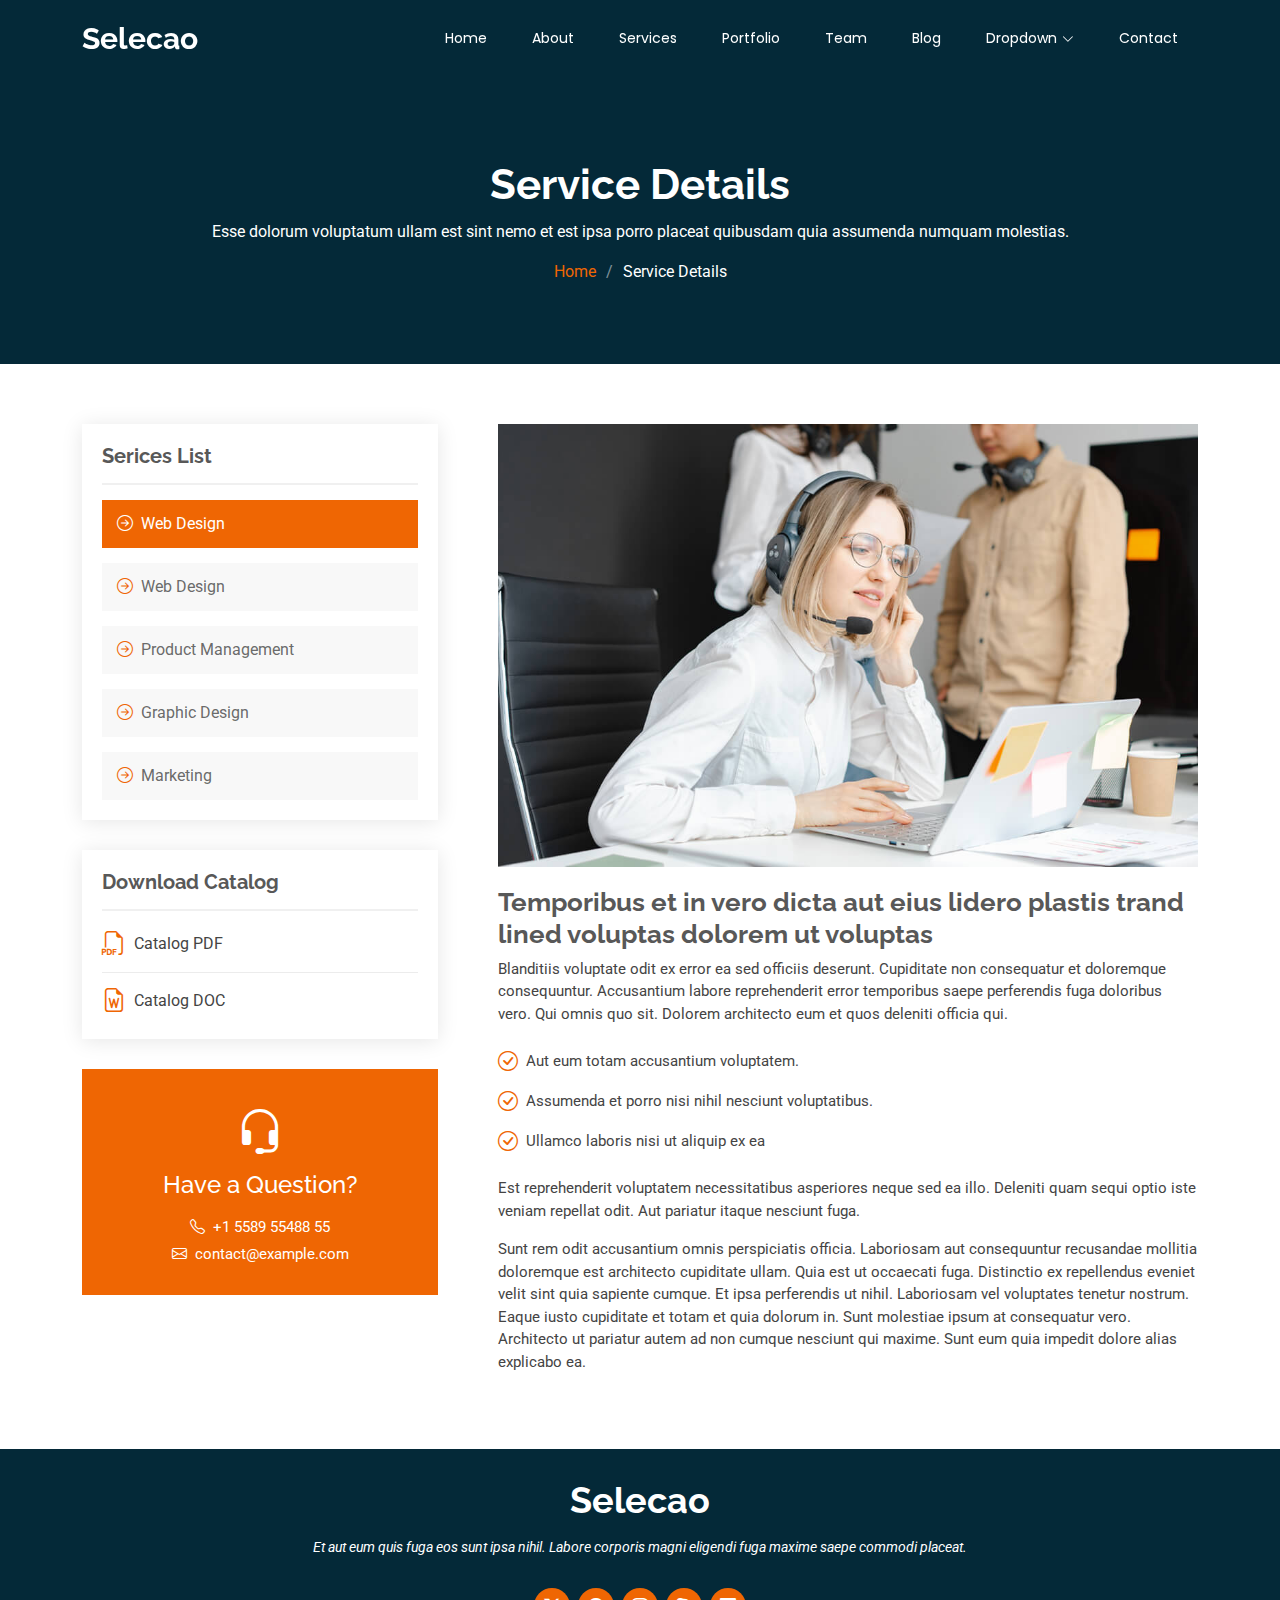
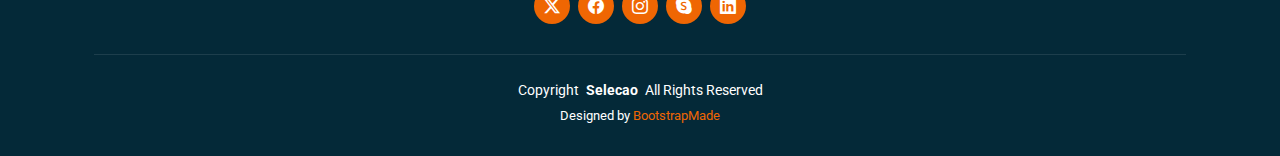
<file: service-details.html>
<!DOCTYPE html>
<html lang="en">

<head>
  <meta charset="utf-8">
  <meta content="width=device-width, initial-scale=1.0" name="viewport">
  <title>Service Details - Selecao Bootstrap Template</title>
  <meta name="description" content="">
  <meta name="keywords" content="">

  <!-- Favicons -->
  <link href="assets/img/favicon.png" rel="icon">
  <link href="assets/img/apple-touch-icon.png" rel="apple-touch-icon">

  <!-- Fonts -->
  <link href="https://fonts.googleapis.com" rel="preconnect">
  <link href="https://fonts.gstatic.com" rel="preconnect" crossorigin>
  <link href="https://fonts.googleapis.com/css2?family=Roboto:ital,wght@0,100;0,300;0,400;0,500;0,700;0,900;1,100;1,300;1,400;1,500;1,700;1,900&family=Poppins:ital,wght@0,100;0,200;0,300;0,400;0,500;0,600;0,700;0,800;0,900;1,100;1,200;1,300;1,400;1,500;1,600;1,700;1,800;1,900&family=Raleway:ital,wght@0,100;0,200;0,300;0,400;0,500;0,600;0,700;0,800;0,900;1,100;1,200;1,300;1,400;1,500;1,600;1,700;1,800;1,900&display=swap" rel="stylesheet">

  <!-- Vendor CSS Files -->
  <link href="assets/vendor/bootstrap/css/bootstrap.min.css" rel="stylesheet">
  <link href="assets/vendor/bootstrap-icons/bootstrap-icons.css" rel="stylesheet">
  <link href="assets/vendor/aos/aos.css" rel="stylesheet">
  <link href="assets/vendor/animate.css/animate.min.css" rel="stylesheet">
  <link href="assets/vendor/glightbox/css/glightbox.min.css" rel="stylesheet">
  <link href="assets/vendor/swiper/swiper-bundle.min.css" rel="stylesheet">

  <!-- Main CSS File -->
  <link href="assets/css/main.css" rel="stylesheet">

  <!-- =======================================================
  * Template Name: Selecao
  * Template URL: https://bootstrapmade.com/selecao-bootstrap-template/
  * Updated: Aug 07 2024 with Bootstrap v5.3.3
  * Author: BootstrapMade.com
  * License: https://bootstrapmade.com/license/
  ======================================================== -->
</head>

<body class="service-details-page">

  <header id="header" class="header d-flex align-items-center fixed-top">
    <div class="container-fluid container-xl position-relative d-flex align-items-center justify-content-between">

      <a href="index.html" class="logo d-flex align-items-center">
        <!-- Uncomment the line below if you also wish to use an image logo -->
        <!-- <img src="assets/img/logo.png" alt=""> -->
        <h1 class="sitename">Selecao</h1>
      </a>

      <nav id="navmenu" class="navmenu">
        <ul>
          <li><a href="#hero">Home</a></li>
          <li><a href="#about">About</a></li>
          <li><a href="#services">Services</a></li>
          <li><a href="#portfolio">Portfolio</a></li>
          <li><a href="#team">Team</a></li>
          <li><a href="blog.html">Blog</a></li>
          <li class="dropdown"><a href="#"><span>Dropdown</span> <i class="bi bi-chevron-down toggle-dropdown"></i></a>
            <ul>
              <li><a href="#">Dropdown 1</a></li>
              <li class="dropdown"><a href="#"><span>Deep Dropdown</span> <i class="bi bi-chevron-down toggle-dropdown"></i></a>
                <ul>
                  <li><a href="#">Deep Dropdown 1</a></li>
                  <li><a href="#">Deep Dropdown 2</a></li>
                  <li><a href="#">Deep Dropdown 3</a></li>
                  <li><a href="#">Deep Dropdown 4</a></li>
                  <li><a href="#">Deep Dropdown 5</a></li>
                </ul>
              </li>
              <li><a href="#">Dropdown 2</a></li>
              <li><a href="#">Dropdown 3</a></li>
              <li><a href="#">Dropdown 4</a></li>
            </ul>
          </li>
          <li><a href="#contact">Contact</a></li>
        </ul>
        <i class="mobile-nav-toggle d-xl-none bi bi-list"></i>
      </nav>

    </div>
  </header>

  <main class="main">

    <!-- Page Title -->
    <div class="page-title dark-background">
      <div class="container position-relative">
        <h1>Service Details</h1>
        <p>Esse dolorum voluptatum ullam est sint nemo et est ipsa porro placeat quibusdam quia assumenda numquam molestias.</p>
        <nav class="breadcrumbs">
          <ol>
            <li><a href="index.html">Home</a></li>
            <li class="current">Service Details</li>
          </ol>
        </nav>
      </div>
    </div><!-- End Page Title -->

    <!-- Service Details Section -->
    <section id="service-details" class="service-details section">

      <div class="container">

        <div class="row gy-5">

          <div class="col-lg-4" data-aos="fade-up" data-aos-delay="100">

            <div class="service-box">
              <h4>Serices List</h4>
              <div class="services-list">
                <a href="#" class="active"><i class="bi bi-arrow-right-circle"></i><span>Web Design</span></a>
                <a href="#"><i class="bi bi-arrow-right-circle"></i><span>Web Design</span></a>
                <a href="#"><i class="bi bi-arrow-right-circle"></i><span>Product Management</span></a>
                <a href="#"><i class="bi bi-arrow-right-circle"></i><span>Graphic Design</span></a>
                <a href="#"><i class="bi bi-arrow-right-circle"></i><span>Marketing</span></a>
              </div>
            </div><!-- End Services List -->

            <div class="service-box">
              <h4>Download Catalog</h4>
              <div class="download-catalog">
                <a href="#"><i class="bi bi-filetype-pdf"></i><span>Catalog PDF</span></a>
                <a href="#"><i class="bi bi-file-earmark-word"></i><span>Catalog DOC</span></a>
              </div>
            </div><!-- End Services List -->

            <div class="help-box d-flex flex-column justify-content-center align-items-center">
              <i class="bi bi-headset help-icon"></i>
              <h4>Have a Question?</h4>
              <p class="d-flex align-items-center mt-2 mb-0"><i class="bi bi-telephone me-2"></i> <span>+1 5589 55488 55</span></p>
              <p class="d-flex align-items-center mt-1 mb-0"><i class="bi bi-envelope me-2"></i> <a href="mailto:contact@example.com">contact@example.com</a></p>
            </div>

          </div>

          <div class="col-lg-8 ps-lg-5" data-aos="fade-up" data-aos-delay="200">
            <img src="assets/img/services.jpg" alt="" class="img-fluid services-img">
            <h3>Temporibus et in vero dicta aut eius lidero plastis trand lined voluptas dolorem ut voluptas</h3>
            <p>
              Blanditiis voluptate odit ex error ea sed officiis deserunt. Cupiditate non consequatur et doloremque consequuntur. Accusantium labore reprehenderit error temporibus saepe perferendis fuga doloribus vero. Qui omnis quo sit. Dolorem architecto eum et quos deleniti officia qui.
            </p>
            <ul>
              <li><i class="bi bi-check-circle"></i> <span>Aut eum totam accusantium voluptatem.</span></li>
              <li><i class="bi bi-check-circle"></i> <span>Assumenda et porro nisi nihil nesciunt voluptatibus.</span></li>
              <li><i class="bi bi-check-circle"></i> <span>Ullamco laboris nisi ut aliquip ex ea</span></li>
            </ul>
            <p>
              Est reprehenderit voluptatem necessitatibus asperiores neque sed ea illo. Deleniti quam sequi optio iste veniam repellat odit. Aut pariatur itaque nesciunt fuga.
            </p>
            <p>
              Sunt rem odit accusantium omnis perspiciatis officia. Laboriosam aut consequuntur recusandae mollitia doloremque est architecto cupiditate ullam. Quia est ut occaecati fuga. Distinctio ex repellendus eveniet velit sint quia sapiente cumque. Et ipsa perferendis ut nihil. Laboriosam vel voluptates tenetur nostrum. Eaque iusto cupiditate et totam et quia dolorum in. Sunt molestiae ipsum at consequatur vero. Architecto ut pariatur autem ad non cumque nesciunt qui maxime. Sunt eum quia impedit dolore alias explicabo ea.
            </p>
          </div>

        </div>

      </div>

    </section><!-- /Service Details Section -->

  </main>

  <footer id="footer" class="footer dark-background">
    <div class="container">
      <h3 class="sitename">Selecao</h3>
      <p>Et aut eum quis fuga eos sunt ipsa nihil. Labore corporis magni eligendi fuga maxime saepe commodi placeat.</p>
      <div class="social-links d-flex justify-content-center">
        <a href=""><i class="bi bi-twitter-x"></i></a>
        <a href=""><i class="bi bi-facebook"></i></a>
        <a href=""><i class="bi bi-instagram"></i></a>
        <a href=""><i class="bi bi-skype"></i></a>
        <a href=""><i class="bi bi-linkedin"></i></a>
      </div>
      <div class="container">
        <div class="copyright">
          <span>Copyright</span> <strong class="px-1 sitename">Selecao</strong> <span>All Rights Reserved</span>
        </div>
        <div class="credits">
          <!-- All the links in the footer should remain intact. -->
          <!-- You can delete the links only if you've purchased the pro version. -->
          <!-- Licensing information: https://bootstrapmade.com/license/ -->
          <!-- Purchase the pro version with working PHP/AJAX contact form: [buy-url] -->
          Designed by <a href="https://bootstrapmade.com/">BootstrapMade</a>
        </div>
      </div>
    </div>
  </footer>

  <!-- Scroll Top -->
  <a href="#" id="scroll-top" class="scroll-top d-flex align-items-center justify-content-center"><i class="bi bi-arrow-up-short"></i></a>

  <!-- Preloader -->
  <div id="preloader"></div>

  <!-- Vendor JS Files -->
  <script src="assets/vendor/bootstrap/js/bootstrap.bundle.min.js"></script>
  <script src="assets/vendor/php-email-form/validate.js"></script>
  <script src="assets/vendor/aos/aos.js"></script>
  <script src="assets/vendor/glightbox/js/glightbox.min.js"></script>
  <script src="assets/vendor/imagesloaded/imagesloaded.pkgd.min.js"></script>
  <script src="assets/vendor/isotope-layout/isotope.pkgd.min.js"></script>
  <script src="assets/vendor/swiper/swiper-bundle.min.js"></script>

  <!-- Main JS File -->
  <script src="assets/js/main.js"></script>

</body>

</html>
</file>
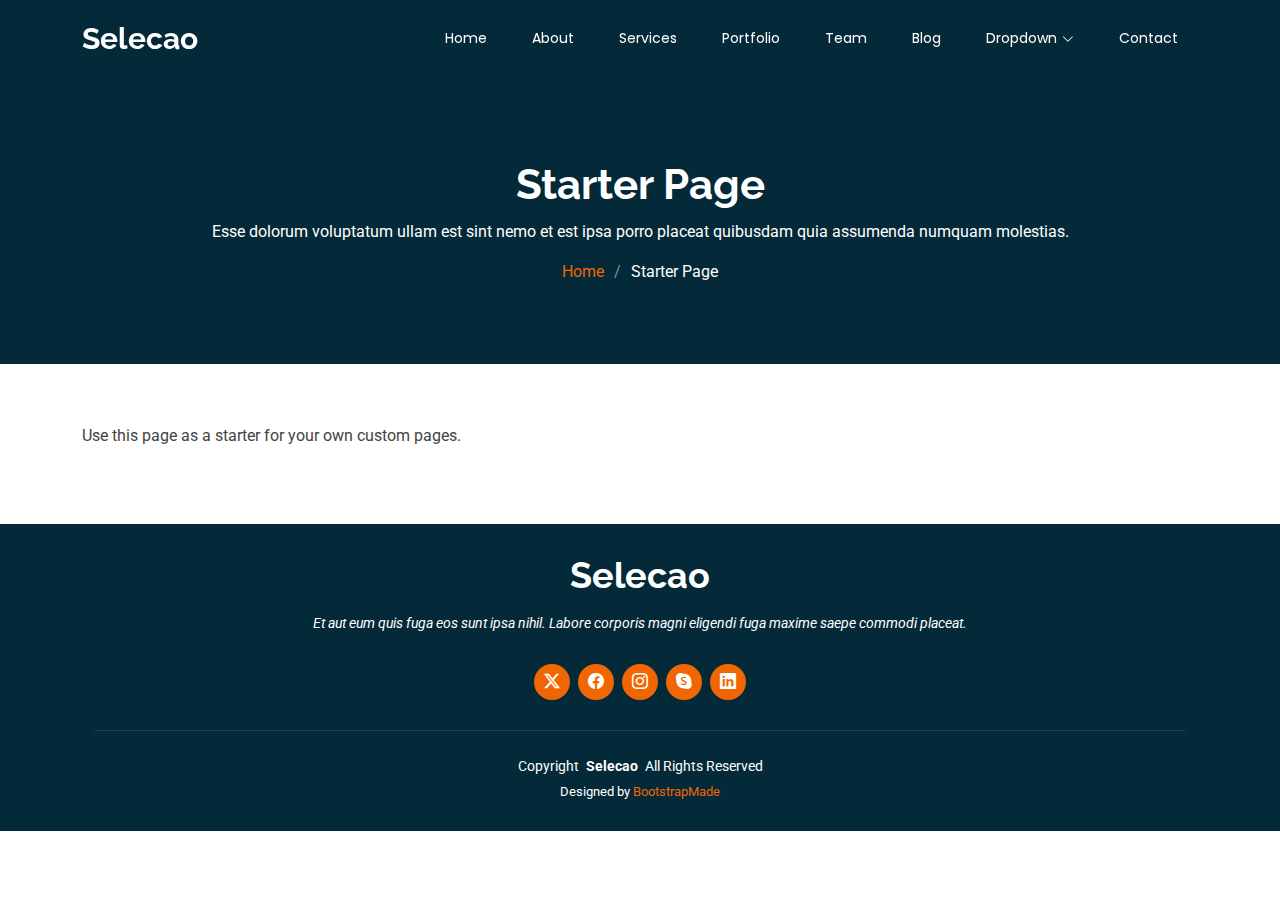
<file: starter-page.html>
<!DOCTYPE html>
<html lang="en">

<head>
  <meta charset="utf-8">
  <meta content="width=device-width, initial-scale=1.0" name="viewport">
  <title>Starter Page - Selecao Bootstrap Template</title>
  <meta name="description" content="">
  <meta name="keywords" content="">

  <!-- Favicons -->
  <link href="assets/img/favicon.png" rel="icon">
  <link href="assets/img/apple-touch-icon.png" rel="apple-touch-icon">

  <!-- Fonts -->
  <link href="https://fonts.googleapis.com" rel="preconnect">
  <link href="https://fonts.gstatic.com" rel="preconnect" crossorigin>
  <link href="https://fonts.googleapis.com/css2?family=Roboto:ital,wght@0,100;0,300;0,400;0,500;0,700;0,900;1,100;1,300;1,400;1,500;1,700;1,900&family=Poppins:ital,wght@0,100;0,200;0,300;0,400;0,500;0,600;0,700;0,800;0,900;1,100;1,200;1,300;1,400;1,500;1,600;1,700;1,800;1,900&family=Raleway:ital,wght@0,100;0,200;0,300;0,400;0,500;0,600;0,700;0,800;0,900;1,100;1,200;1,300;1,400;1,500;1,600;1,700;1,800;1,900&display=swap" rel="stylesheet">

  <!-- Vendor CSS Files -->
  <link href="assets/vendor/bootstrap/css/bootstrap.min.css" rel="stylesheet">
  <link href="assets/vendor/bootstrap-icons/bootstrap-icons.css" rel="stylesheet">
  <link href="assets/vendor/aos/aos.css" rel="stylesheet">
  <link href="assets/vendor/animate.css/animate.min.css" rel="stylesheet">
  <link href="assets/vendor/glightbox/css/glightbox.min.css" rel="stylesheet">
  <link href="assets/vendor/swiper/swiper-bundle.min.css" rel="stylesheet">

  <!-- Main CSS File -->
  <link href="assets/css/main.css" rel="stylesheet">

  <!-- =======================================================
  * Template Name: Selecao
  * Template URL: https://bootstrapmade.com/selecao-bootstrap-template/
  * Updated: Aug 07 2024 with Bootstrap v5.3.3
  * Author: BootstrapMade.com
  * License: https://bootstrapmade.com/license/
  ======================================================== -->
</head>

<body class="starter-page-page">

  <header id="header" class="header d-flex align-items-center fixed-top">
    <div class="container-fluid container-xl position-relative d-flex align-items-center justify-content-between">

      <a href="index.html" class="logo d-flex align-items-center">
        <!-- Uncomment the line below if you also wish to use an image logo -->
        <!-- <img src="assets/img/logo.png" alt=""> -->
        <h1 class="sitename">Selecao</h1>
      </a>

      <nav id="navmenu" class="navmenu">
        <ul>
          <li><a href="#hero">Home</a></li>
          <li><a href="#about">About</a></li>
          <li><a href="#services">Services</a></li>
          <li><a href="#portfolio">Portfolio</a></li>
          <li><a href="#team">Team</a></li>
          <li><a href="blog.html">Blog</a></li>
          <li class="dropdown"><a href="#"><span>Dropdown</span> <i class="bi bi-chevron-down toggle-dropdown"></i></a>
            <ul>
              <li><a href="#">Dropdown 1</a></li>
              <li class="dropdown"><a href="#"><span>Deep Dropdown</span> <i class="bi bi-chevron-down toggle-dropdown"></i></a>
                <ul>
                  <li><a href="#">Deep Dropdown 1</a></li>
                  <li><a href="#">Deep Dropdown 2</a></li>
                  <li><a href="#">Deep Dropdown 3</a></li>
                  <li><a href="#">Deep Dropdown 4</a></li>
                  <li><a href="#">Deep Dropdown 5</a></li>
                </ul>
              </li>
              <li><a href="#">Dropdown 2</a></li>
              <li><a href="#">Dropdown 3</a></li>
              <li><a href="#">Dropdown 4</a></li>
            </ul>
          </li>
          <li><a href="#contact">Contact</a></li>
        </ul>
        <i class="mobile-nav-toggle d-xl-none bi bi-list"></i>
      </nav>

    </div>
  </header>

  <main class="main">

    <!-- Page Title -->
    <div class="page-title dark-background">
      <div class="container position-relative">
        <h1>Starter Page</h1>
        <p>Esse dolorum voluptatum ullam est sint nemo et est ipsa porro placeat quibusdam quia assumenda numquam molestias.</p>
        <nav class="breadcrumbs">
          <ol>
            <li><a href="index.html">Home</a></li>
            <li class="current">Starter Page</li>
          </ol>
        </nav>
      </div>
    </div><!-- End Page Title -->

    <!-- Starter Section Section -->
    <section id="starter-section" class="starter-section section">

      <div class="container" data-aos="fade-up">
        <p>Use this page as a starter for your own custom pages.</p>
      </div>

    </section><!-- /Starter Section Section -->

  </main>

  <footer id="footer" class="footer dark-background">
    <div class="container">
      <h3 class="sitename">Selecao</h3>
      <p>Et aut eum quis fuga eos sunt ipsa nihil. Labore corporis magni eligendi fuga maxime saepe commodi placeat.</p>
      <div class="social-links d-flex justify-content-center">
        <a href=""><i class="bi bi-twitter-x"></i></a>
        <a href=""><i class="bi bi-facebook"></i></a>
        <a href=""><i class="bi bi-instagram"></i></a>
        <a href=""><i class="bi bi-skype"></i></a>
        <a href=""><i class="bi bi-linkedin"></i></a>
      </div>
      <div class="container">
        <div class="copyright">
          <span>Copyright</span> <strong class="px-1 sitename">Selecao</strong> <span>All Rights Reserved</span>
        </div>
        <div class="credits">
          <!-- All the links in the footer should remain intact. -->
          <!-- You can delete the links only if you've purchased the pro version. -->
          <!-- Licensing information: https://bootstrapmade.com/license/ -->
          <!-- Purchase the pro version with working PHP/AJAX contact form: [buy-url] -->
          Designed by <a href="https://bootstrapmade.com/">BootstrapMade</a>
        </div>
      </div>
    </div>
  </footer>

  <!-- Scroll Top -->
  <a href="#" id="scroll-top" class="scroll-top d-flex align-items-center justify-content-center"><i class="bi bi-arrow-up-short"></i></a>

  <!-- Preloader -->
  <div id="preloader"></div>

  <!-- Vendor JS Files -->
  <script src="assets/vendor/bootstrap/js/bootstrap.bundle.min.js"></script>
  <script src="assets/vendor/php-email-form/validate.js"></script>
  <script src="assets/vendor/aos/aos.js"></script>
  <script src="assets/vendor/glightbox/js/glightbox.min.js"></script>
  <script src="assets/vendor/imagesloaded/imagesloaded.pkgd.min.js"></script>
  <script src="assets/vendor/isotope-layout/isotope.pkgd.min.js"></script>
  <script src="assets/vendor/swiper/swiper-bundle.min.js"></script>

  <!-- Main JS File -->
  <script src="assets/js/main.js"></script>

</body>

</html>
</file>
<file: assets/css/main.css>
/**
* Template Name: Selecao
* Template URL: https://bootstrapmade.com/selecao-bootstrap-template/
* Updated: Aug 07 2024 with Bootstrap v5.3.3
* Author: BootstrapMade.com
* License: https://bootstrapmade.com/license/
*/

/*--------------------------------------------------------------
# Font & Color Variables
# Help: https://bootstrapmade.com/color-system/
--------------------------------------------------------------*/
/* Fonts */
:root {
  --default-font: "Roboto",  system-ui, -apple-system, "Segoe UI", Roboto, "Helvetica Neue", Arial, "Noto Sans", "Liberation Sans", sans-serif, "Apple Color Emoji", "Segoe UI Emoji", "Segoe UI Symbol", "Noto Color Emoji";
  --heading-font: "Raleway",  sans-serif;
  --nav-font: "Poppins",  sans-serif;
}

/* Global Colors - The following color variables are used throughout the website. Updating them here will change the color scheme of the entire website */
:root { 
  --background-color: #ffffff; /* Background color for the entire website, including individual sections */
  --default-color: #444444; /* Default color used for the majority of the text content across the entire website */
  --heading-color: #585858; /* Color for headings, subheadings and title throughout the website */
  --accent-color: #ef6603; /* Accent color that represents your brand on the website. It's used for buttons, links, and other elements that need to stand out */
  --surface-color: #ffffff; /* The surface color is used as a background of boxed elements within sections, such as cards, icon boxes, or other elements that require a visual separation from the global background. */
  --contrast-color: #ffffff; /* Contrast color for text, ensuring readability against backgrounds of accent, heading, or default colors. */
}

/* Nav Menu Colors - The following color variables are used specifically for the navigation menu. They are separate from the global colors to allow for more customization options */
:root {
  --nav-color: #ffffff;  /* The default color of the main navmenu links */
  --nav-hover-color: #ef6603; /* Applied to main navmenu links when they are hovered over or active */
  --nav-mobile-background-color: #ffffff; /* Used as the background color for mobile navigation menu */
  --nav-dropdown-background-color: #ffffff; /* Used as the background color for dropdown items that appear when hovering over primary navigation items */
  --nav-dropdown-color: #060606; /* Used for navigation links of the dropdown items in the navigation menu. */
  --nav-dropdown-hover-color: #ef6603; /* Similar to --nav-hover-color, this color is applied to dropdown navigation links when they are hovered over. */
}

/* Color Presets - These classes override global colors when applied to any section or element, providing reuse of the sam color scheme. */

.light-background {
  --background-color: #f9f9f9;
  --surface-color: #ffffff;
}

.dark-background {
  --background-color: #042938;
  --default-color: #ffffff;
  --heading-color: #ffffff;
  --surface-color: #404356;
  --contrast-color: #ffffff;
}

/* Smooth scroll */
:root {
  scroll-behavior: smooth;
}

/*--------------------------------------------------------------
# General Styling & Shared Classes
--------------------------------------------------------------*/
body {
  color: var(--default-color);
  background-color: var(--background-color);
  font-family: var(--default-font);
}

a {
  color: var(--accent-color);
  text-decoration: none;
  transition: 0.3s;
}

a:hover {
  color: color-mix(in srgb, var(--accent-color), transparent 25%);
  text-decoration: none;
}

h1,
h2,
h3,
h4,
h5,
h6 {
  color: var(--heading-color);
  font-family: var(--heading-font);
}

/* PHP Email Form Messages
------------------------------*/
.php-email-form .error-message {
  display: none;
  background: #df1529;
  color: #ffffff;
  text-align: left;
  padding: 15px;
  margin-bottom: 24px;
  font-weight: 600;
}

.php-email-form .sent-message {
  display: none;
  color: #ffffff;
  background: #059652;
  text-align: center;
  padding: 15px;
  margin-bottom: 24px;
  font-weight: 600;
}

.php-email-form .loading {
  display: none;
  background: var(--surface-color);
  text-align: center;
  padding: 15px;
  margin-bottom: 24px;
}

.php-email-form .loading:before {
  content: "";
  display: inline-block;
  border-radius: 50%;
  width: 24px;
  height: 24px;
  margin: 0 10px -6px 0;
  border: 3px solid var(--accent-color);
  border-top-color: var(--surface-color);
  animation: php-email-form-loading 1s linear infinite;
}

@keyframes php-email-form-loading {
  0% {
    transform: rotate(0deg);
  }

  100% {
    transform: rotate(360deg);
  }
}

/*--------------------------------------------------------------
# Global Header
--------------------------------------------------------------*/
.header {
  --background-color: rgba(255, 255, 255, 0);
  --heading-color: #ffffff;
  color: var(--default-color);
  background-color: var(--background-color);
  padding: 20px 0;
  transition: all 0.5s;
  z-index: 997;
}

.header .logo {
  line-height: 1;
}

.header .logo img {
  max-height: 32px;
  margin-right: 8px;
}

.header .logo h1 {
  font-size: 30px;
  margin: 0;
  font-weight: 700;
  color: var(--heading-color);
}

.scrolled .header {
  box-shadow: 0px 0 18px rgba(0, 0, 0, 0.1);
}

/* Global Header on Scroll
------------------------------*/
.scrolled .header {
  --background-color: rgba(42, 44, 57, 0.9);
}

/*--------------------------------------------------------------
# Navigation Menu
--------------------------------------------------------------*/
/* Navmenu - Desktop */
@media (min-width: 1200px) {
  .navmenu {
    padding: 0;
  }

  .navmenu ul {
    margin: 0;
    padding: 0;
    display: flex;
    list-style: none;
    align-items: center;
  }

  .navmenu li {
    position: relative;
    margin-left: 5px;
  }

  .navmenu a,
  .navmenu a:focus {
    color: var(--nav-color);
    padding: 8px 20px;
    font-size: 14px;
    font-family: var(--nav-font);
    font-weight: 400;
    display: flex;
    align-items: center;
    justify-content: space-between;
    white-space: nowrap;
    transition: 0.3s;
    border-radius: 50px;
  }

  .navmenu a i,
  .navmenu a:focus i {
    font-size: 12px;
    line-height: 0;
    margin-left: 5px;
    transition: 0.3s;
  }

  .navmenu li:hover>a,
  .navmenu .active,
  .navmenu .active:focus {
    background-color: var(--nav-hover-color);
  }

  .navmenu .dropdown ul {
    margin: 0;
    padding: 10px 0;
    background: var(--nav-dropdown-background-color);
    display: block;
    position: absolute;
    visibility: hidden;
    left: 0;
    top: 130%;
    opacity: 0;
    transition: 0.3s;
    border-radius: 15px;
    z-index: 99;
    box-shadow: 0px 0px 30px rgba(0, 0, 0, 0.1);
  }

  .navmenu .dropdown ul li {
    min-width: 200px;
    margin-left: 0;
  }

  .navmenu .dropdown ul a {
    padding: 10px 20px;
    font-size: 15px;
    text-transform: none;
    color: var(--nav-dropdown-color);
  }

  .navmenu .dropdown ul a i {
    font-size: 12px;
  }

  .navmenu .dropdown ul a:hover,
  .navmenu .dropdown ul .active:hover,
  .navmenu .dropdown ul li:hover>a {
    background-color: transparent;
    color: var(--nav-hover-color);
  }

  .navmenu .dropdown:hover>ul {
    opacity: 1;
    top: 105%;
    visibility: visible;
  }

  .navmenu .dropdown .dropdown ul {
    top: 0;
    left: -90%;
    visibility: hidden;
  }

  .navmenu .dropdown .dropdown:hover>ul {
    opacity: 1;
    top: 0;
    left: -100%;
    visibility: visible;
  }
}

/* Navmenu - Mobile */
@media (max-width: 1199px) {
  .mobile-nav-toggle {
    color: var(--nav-color);
    font-size: 28px;
    line-height: 0;
    margin-right: 10px;
    cursor: pointer;
    transition: color 0.3s;
  }

  .navmenu {
    padding: 0;
    z-index: 9997;
  }

  .navmenu ul {
    display: none;
    list-style: none;
    position: absolute;
    inset: 60px 20px 20px 20px;
    padding: 10px 0;
    margin: 0;
    border-radius: 6px;
    background-color: var(--nav-mobile-background-color);
    overflow-y: auto;
    transition: 0.3s;
    z-index: 9998;
    box-shadow: 0px 0px 30px rgba(0, 0, 0, 0.1);
  }

  .navmenu a,
  .navmenu a:focus {
    color: var(--nav-dropdown-color);
    padding: 10px 20px;
    font-family: var(--nav-font);
    font-size: 17px;
    font-weight: 500;
    display: flex;
    align-items: center;
    justify-content: space-between;
    white-space: nowrap;
    transition: 0.3s;
  }

  .navmenu a i,
  .navmenu a:focus i {
    font-size: 12px;
    line-height: 0;
    margin-left: 5px;
    width: 30px;
    height: 30px;
    display: flex;
    align-items: center;
    justify-content: center;
    border-radius: 50%;
    transition: 0.3s;
    background-color: color-mix(in srgb, var(--accent-color), transparent 90%);
  }

  .navmenu a i:hover,
  .navmenu a:focus i:hover {
    background-color: var(--accent-color);
    color: var(--contrast-color);
  }

  .navmenu a:hover,
  .navmenu .active,
  .navmenu .active:focus {
    color: var(--nav-dropdown-hover-color);
  }

  .navmenu .active i,
  .navmenu .active:focus i {
    background-color: var(--accent-color);
    color: var(--contrast-color);
    transform: rotate(180deg);
  }

  .navmenu .dropdown ul {
    position: static;
    display: none;
    z-index: 99;
    padding: 10px 0;
    margin: 10px 20px;
    background-color: var(--nav-dropdown-background-color);
    border: 1px solid color-mix(in srgb, var(--default-color), transparent 90%);
    box-shadow: none;
    transition: all 0.5s ease-in-out;
  }

  .navmenu .dropdown ul ul {
    background-color: rgba(33, 37, 41, 0.1);
  }

  .navmenu .dropdown>.dropdown-active {
    display: block;
    background-color: rgba(33, 37, 41, 0.03);
  }

  .mobile-nav-active {
    overflow: hidden;
  }

  .mobile-nav-active .mobile-nav-toggle {
    color: #fff;
    position: absolute;
    font-size: 32px;
    top: 15px;
    right: 15px;
    margin-right: 0;
    z-index: 9999;
  }

  .mobile-nav-active .navmenu {
    position: fixed;
    overflow: hidden;
    inset: 0;
    background: rgba(33, 37, 41, 0.8);
    transition: 0.3s;
  }

  .mobile-nav-active .navmenu>ul {
    display: block;
  }
}

/*--------------------------------------------------------------
# Global Footer
--------------------------------------------------------------*/
.footer {
  color: var(--default-color);
  background-color: var(--background-color);
  font-size: 14px;
  text-align: center;
  padding: 30px 0;
  position: relative;
}

.footer h3 {
  font-size: 36px;
  font-weight: 700;
  position: relative;
  padding: 0;
  margin: 0 0 15px 0;
}

.footer p {
  font-size: 15;
  font-style: italic;
  padding: 0;
  margin: 0 0 30px 0;
}

.footer .social-links {
  margin: 0 0 30px 0;
}

.footer .social-links a {
  font-size: 16px;
  display: flex;
  align-items: center;
  justify-content: center;
  background: var(--accent-color);
  color: var(--contrast-color);
  line-height: 1;
  margin: 0 4px;
  border-radius: 50%;
  text-align: center;
  width: 36px;
  height: 36px;
  transition: 0.3s;
}

.footer .social-links a:hover {
  background: color-mix(in srgb, var(--accent-color), transparent 20%);
  text-decoration: none;
}

.footer .copyright {
  padding-top: 25px;
  border-top: 1px solid color-mix(in srgb, var(--default-color), transparent 90%);
}

.footer .credits {
  font-size: 13px;
  padding-top: 5px;
}

/*--------------------------------------------------------------
# Preloader
--------------------------------------------------------------*/
#preloader {
  position: fixed;
  inset: 0;
  z-index: 9999;
  overflow: hidden;
  background-color: var(--background-color);
  transition: all 0.6s ease-out;
  width: 100%;
  height: 100vh;
}

#preloader:before,
#preloader:after {
  content: "";
  position: absolute;
  border: 4px solid var(--accent-color);
  border-radius: 50%;
  animation: animate-preloader 2s cubic-bezier(0, 0.2, 0.8, 1) infinite;
}

#preloader:after {
  animation-delay: -0.5s;
}

@keyframes animate-preloader {
  0% {
    width: 10px;
    height: 10px;
    top: calc(50% - 5px);
    left: calc(50% - 5px);
    opacity: 1;
  }

  100% {
    width: 72px;
    height: 72px;
    top: calc(50% - 36px);
    left: calc(50% - 36px);
    opacity: 0;
  }
}

/*--------------------------------------------------------------
# Scroll Top Button
--------------------------------------------------------------*/
.scroll-top {
  position: fixed;
  visibility: hidden;
  opacity: 0;
  right: 15px;
  bottom: -15px;
  z-index: 99999;
  background-color: var(--accent-color);
  width: 44px;
  height: 44px;
  border-radius: 50px;
  transition: all 0.4s;
}

.scroll-top i {
  font-size: 24px;
  color: var(--contrast-color);
  line-height: 0;
}

.scroll-top:hover {
  background-color: color-mix(in srgb, var(--accent-color), transparent 20%);
  color: var(--contrast-color);
}

.scroll-top.active {
  visibility: visible;
  opacity: 1;
  bottom: 15px;
}

/*--------------------------------------------------------------
# Disable aos animation delay on mobile devices
--------------------------------------------------------------*/
@media screen and (max-width: 768px) {
  [data-aos-delay] {
    transition-delay: 0 !important;
  }
}

/*--------------------------------------------------------------
# Global Page Titles & Breadcrumbs
--------------------------------------------------------------*/
.page-title {
  color: var(--default-color);
  background-color: var(--background-color);
  background-size: cover;
  background-position: center;
  background-repeat: no-repeat;
  padding: 160px 0 80px 0;
  text-align: center;
  position: relative;
}

.page-title:before {
  content: "";
  background-color: color-mix(in srgb, var(--background-color), transparent 50%);
  position: absolute;
  inset: 0;
}

.page-title h1 {
  font-size: 42px;
  font-weight: 700;
  margin-bottom: 10px;
}

.page-title .breadcrumbs ol {
  display: flex;
  flex-wrap: wrap;
  list-style: none;
  justify-content: center;
  padding: 0;
  margin: 0;
  font-size: 16px;
  font-weight: 400;
}

.page-title .breadcrumbs ol li+li {
  padding-left: 10px;
}

.page-title .breadcrumbs ol li+li::before {
  content: "/";
  display: inline-block;
  padding-right: 10px;
  color: color-mix(in srgb, var(--default-color), transparent 50%);
}

/*--------------------------------------------------------------
# Global Sections
--------------------------------------------------------------*/
section,
.section {
  color: var(--default-color);
  background-color: var(--background-color);
  padding: 60px 0;
  scroll-margin-top: 77px;
  overflow: clip;
}

/*--------------------------------------------------------------
# Global Section Titles
--------------------------------------------------------------*/
.section-title {
  padding-bottom: 60px;
  position: relative;
}

.section-title h2 {
  font-size: 14px;
  font-weight: 500;
  padding: 0;
  line-height: 1px;
  margin: 0;
  letter-spacing: 1.5px;
  text-transform: uppercase;
  color: color-mix(in srgb, var(--default-color), transparent 50%);
  position: relative;
}

.section-title h2::after {
  content: "";
  width: 120px;
  height: 1px;
  display: inline-block;
  background: var(--accent-color);
  margin: 4px 10px;
}

.section-title p {
  color: var(--heading-color);
  margin: 0;
  font-size: 28px;
  font-weight: 700;
  text-transform: uppercase;
  font-family: var(--heading-font);
}

/*--------------------------------------------------------------
# Hero Section
--------------------------------------------------------------*/
.hero {
  width: 100%;
  overflow: hidden;
  position: relative;
  background: linear-gradient(0deg, var(--background-color) 0%, color-mix(in srgb, var(--background-color) 90%, white 10%) 100%);
  padding: 0;
  display: flex;
  flex-direction: column;
  justify-content: end;
  align-items: center;
}

.hero .carousel-container {
  display: flex;
  justify-content: center;
  align-items: center;
  flex-direction: column;
  text-align: center;
  position: relative;
  min-height: 75vh;
  padding-top: 60px;
}

.hero h2 {
  margin-bottom: 30px;
  font-size: 48px;
  font-weight: 700;
}

.hero h2 span {
  text-decoration: underline;
}

.hero p {
  max-width: 80%;
  animation-delay: 0.4s;
  margin: 0 auto 30px auto;
}

.hero .carousel-control-prev,
.hero .carousel-control-next {
  width: 10%;
}

.hero .carousel-control-next-icon,
.hero .carousel-control-prev-icon {
  background: none;
  font-size: 48px;
  line-height: 1;
  width: auto;
  height: auto;
}

.hero .btn-get-started {
  font-weight: 500;
  font-size: 14px;
  letter-spacing: 1px;
  display: inline-block;
  padding: 12px 32px;
  border-radius: 50px;
  transition: 0.5s;
  line-height: 1;
  margin: 10px;
  animation-delay: 0.8s;
  color: var(--default-color);
  border: 2px solid var(--accent-color);
}

.hero .btn-get-started:hover {
  background: var(--accent-color);
  color: var(--contrast-color);
  text-decoration: none;
}

@media (min-width: 1024px) {
  .hero p {
    max-width: 60%;
  }

  .hero .carousel-control-prev,
  .hero .carousel-control-next {
    width: 5%;
  }
}

@media (max-width: 768px) {
  .hero .carousel-container {
    min-height: 90vh;
  }

  .hero h2 {
    font-size: 28px;
  }
}

.hero .hero-waves {
  display: block;
  width: 100%;
  height: 60px;
  position: relative;
}

.hero .wave1 use {
  animation: move-forever1 10s linear infinite;
  animation-delay: -2s;
  fill: var(--default-color);
  opacity: 0.6;
}

.hero .wave2 use {
  animation: move-forever2 8s linear infinite;
  animation-delay: -2s;
  fill: var(--default-color);
  opacity: 0.4;
}

.hero .wave3 use {
  animation: move-forever3 6s linear infinite;
  animation-delay: -2s;
  fill: var(--default-color);
}

@keyframes move-forever1 {
  0% {
    transform: translate(85px, 0%);
  }

  100% {
    transform: translate(-90px, 0%);
  }
}

@keyframes move-forever2 {
  0% {
    transform: translate(-90px, 0%);
  }

  100% {
    transform: translate(85px, 0%);
  }
}

@keyframes move-forever3 {
  0% {
    transform: translate(-90px, 0%);
  }

  100% {
    transform: translate(85px, 0%);
  }
}

/*--------------------------------------------------------------
# About Section
--------------------------------------------------------------*/
.about ul {
  list-style: none;
  padding: 0;
}

.about ul li {
  padding-bottom: 5px;
  display: flex;
  align-items: center;
}

.about ul i {
  font-size: 20px;
  padding-right: 4px;
  color: var(--accent-color);
}

.about .read-more {
  background: var(--accent-color);
  color: var(--contrast-color);
  font-family: var(--heading-font);
  font-weight: 500;
  font-size: 16px;
  letter-spacing: 1px;
  padding: 10px 28px;
  border-radius: 5px;
  transition: 0.3s;
  display: inline-flex;
  align-items: center;
  justify-content: center;
}

.about .read-more i {
  font-size: 18px;
  margin-left: 5px;
  line-height: 0;
  transition: 0.3s;
}

.about .read-more:hover {
  background: color-mix(in srgb, var(--accent-color), transparent 20%);
}

.about .read-more:hover i {
  transform: translate(5px, 0);
}

/*--------------------------------------------------------------
# Features Section
--------------------------------------------------------------*/
.features .nav-tabs {
  border: 0;
}

.features .nav-link {
  background-color: var(--surface-color);
  color: var(--heading-color);
  border: 1px solid color-mix(in srgb, var(--default-color), transparent 85%);
  padding: 15px 20px;
  transition: 0.3s;
  border-radius: 0;
  display: flex;
  align-items: center;
  justify-content: center;
  cursor: pointer;
  height: 100%;
}

.features .nav-link i {
  padding-right: 15px;
  font-size: 48px;
}

.features .nav-link h4 {
  font-size: 18px;
  font-weight: 600;
  margin: 0;
}

.features .nav-link:hover {
  color: var(--accent-color);
  border-color: var(--accent-color);
}

.features .nav-link.active {
  background: var(--accent-color);
  color: var(--contrast-color);
  border-color: var(--accent-color);
}

.features .nav-link.active h4 {
  color: var(--contrast-color);
}

@media (max-width: 768px) {
  .features .nav-link i {
    padding: 0;
    line-height: 1;
    font-size: 36px;
  }
}

@media (max-width: 575px) {
  .features .nav-link {
    padding: 15px;
  }

  .features .nav-link i {
    font-size: 24px;
  }
}

.features .tab-content {
  margin-top: 30px;
}

.features .tab-pane h3 {
  color: var(--heading-color);
  font-weight: 700;
  font-size: 26px;
}

.features .tab-pane ul {
  list-style: none;
  padding: 0;
}

.features .tab-pane ul li {
  padding-bottom: 10px;
}

.features .tab-pane ul i {
  font-size: 20px;
  padding-right: 4px;
  color: var(--accent-color);
}

.features .tab-pane p:last-child {
  margin-bottom: 0;
}

/*--------------------------------------------------------------
# Call To Action Section
--------------------------------------------------------------*/
.call-to-action {
  padding: 80px 0;
  position: relative;
  clip-path: inset(0);
}

.call-to-action .container {
  position: relative;
  z-index: 3;
}

.call-to-action h3 {
  color: var(--default-color);
  font-size: 28px;
  font-weight: 700;
}

.call-to-action p {
  color: var(--default-color);
}

.call-to-action .cta-btn {
  font-family: var(--heading-font);
  font-weight: 500;
  font-size: 16px;
  letter-spacing: 1px;
  display: inline-block;
  padding: 12px 40px;
  border-radius: 50px;
  transition: 0.5s;
  margin: 10px;
  background: var(--accent-color);
  color: var(--contrast-color);
}

.call-to-action .cta-btn:hover {
  background: color-mix(in srgb, var(--accent-color) 90%, white 15%);
}

/*--------------------------------------------------------------
# Services Section
--------------------------------------------------------------*/
.services .service-item {
  background-color: var(--surface-color);
  box-shadow: 0 5px 30px 0 rgba(0, 0, 0, 0.1);
  padding: 60px 30px 60px 70px;
  transition: all ease-in-out 0.3s;
  border-radius: 18px;
  height: 100%;
  position: relative;
  overflow: hidden;
}

.services .service-item .icon {
  position: absolute;
  left: -20px;
  top: calc(50% - 30px);
}

.services .service-item .icon i {
  font-size: 64px;
  line-height: 1;
  transition: 0.5s;
}

.services .service-item h3 {
  font-weight: 700;
  margin: 10px 0 15px 0;
  font-size: 22px;
  transition: ease-in-out 0.3s;
}

.services .service-item p {
  line-height: 24px;
  font-size: 14px;
  margin-bottom: 0;
}

@media (min-width: 1365px) {
  .services .service-item:hover {
    transform: translateY(-10px);
  }

  .services .service-item:hover h3 {
    color: var(--accent-color);
  }
}

/*--------------------------------------------------------------
# Portfolio Section
--------------------------------------------------------------*/
.portfolio .portfolio-filters {
  padding: 0;
  margin: 0 auto 20px auto;
  list-style: none;
  text-align: center;
}

.portfolio .portfolio-filters li {
  cursor: pointer;
  display: inline-block;
  padding: 8px 20px 10px 20px;
  margin: 0;
  font-size: 15px;
  font-weight: 500;
  line-height: 1;
  margin-bottom: 5px;
  border-radius: 50px;
  transition: all 0.3s ease-in-out;
  font-family: var(--heading-font);
}

.portfolio .portfolio-filters li:hover,
.portfolio .portfolio-filters li.filter-active {
  color: var(--contrast-color);
  background-color: var(--accent-color);
}

.portfolio .portfolio-filters li:first-child {
  margin-left: 0;
}

.portfolio .portfolio-filters li:last-child {
  margin-right: 0;
}

@media (max-width: 575px) {
  .portfolio .portfolio-filters li {
    font-size: 14px;
    margin: 0 0 10px 0;
  }
}

.portfolio .portfolio-item {
  position: relative;
  overflow: hidden;
}

.portfolio .portfolio-item .portfolio-info {
  opacity: 0;
  position: absolute;
  left: 12px;
  right: 12px;
  bottom: -100%;
  z-index: 3;
  transition: all ease-in-out 0.5s;
  background: color-mix(in srgb, var(--surface-color), transparent 10%);
  padding: 15px;
}

.portfolio .portfolio-item .portfolio-info h4 {
  font-size: 18px;
  font-weight: 600;
  padding-right: 50px;
}

.portfolio .portfolio-item .portfolio-info p {
  color: color-mix(in srgb, var(--default-color), transparent 30%);
  font-size: 14px;
  margin-bottom: 0;
  padding-right: 50px;
}

.portfolio .portfolio-item .portfolio-info .preview-link,
.portfolio .portfolio-item .portfolio-info .details-link {
  position: absolute;
  right: 50px;
  font-size: 24px;
  top: calc(50% - 14px);
  color: color-mix(in srgb, var(--default-color), transparent 30%);
  transition: 0.3s;
  line-height: 0;
}

.portfolio .portfolio-item .portfolio-info .preview-link:hover,
.portfolio .portfolio-item .portfolio-info .details-link:hover {
  color: var(--accent-color);
}

.portfolio .portfolio-item .portfolio-info .details-link {
  right: 14px;
  font-size: 28px;
}

.portfolio .portfolio-item:hover .portfolio-info {
  opacity: 1;
  bottom: 0;
}

/*--------------------------------------------------------------
# Testimonials Section
--------------------------------------------------------------*/
.testimonials .testimonial-item {
  background-color: var(--surface-color);
  box-shadow: 0px 2px 15px rgba(0, 0, 0, 0.1);
  box-sizing: content-box;
  padding: 30px;
  margin: 30px 15px;
  position: relative;
  height: 100%;
}

.testimonials .testimonial-item .testimonial-img {
  width: 90px;
  border-radius: 50px;
  margin-right: 15px;
}

.testimonials .testimonial-item h3 {
  font-size: 18px;
  font-weight: bold;
  margin: 10px 0 5px 0;
}

.testimonials .testimonial-item h4 {
  font-size: 14px;
  color: color-mix(in srgb, var(--default-color), transparent 40%);
  margin: 0;
}

.testimonials .testimonial-item .stars {
  margin: 10px 0;
}

.testimonials .testimonial-item .stars i {
  color: #ffc107;
  margin: 0 1px;
}

.testimonials .testimonial-item .quote-icon-left,
.testimonials .testimonial-item .quote-icon-right {
  color: color-mix(in srgb, var(--accent-color), transparent 50%);
  font-size: 26px;
  line-height: 0;
}

.testimonials .testimonial-item .quote-icon-left {
  display: inline-block;
  left: -5px;
  position: relative;
}

.testimonials .testimonial-item .quote-icon-right {
  display: inline-block;
  right: -5px;
  position: relative;
  top: 10px;
  transform: scale(-1, -1);
}

.testimonials .testimonial-item p {
  font-style: italic;
  margin: 15px auto 15px auto;
}

.testimonials .swiper-wrapper {
  height: auto;
}

.testimonials .swiper-pagination {
  margin-top: 20px;
  position: relative;
}

.testimonials .swiper-pagination .swiper-pagination-bullet {
  width: 12px;
  height: 12px;
  background-color: color-mix(in srgb, var(--default-color), transparent 85%);
  opacity: 1;
}

.testimonials .swiper-pagination .swiper-pagination-bullet-active {
  background-color: var(--accent-color);
}

@media (max-width: 767px) {
  .testimonials .testimonial-wrap {
    padding-left: 0;
  }

  .testimonials .testimonial-item {
    padding: 30px;
    margin: 15px;
  }

  .testimonials .testimonial-item .testimonial-img {
    position: static;
    left: auto;
  }
}

/*--------------------------------------------------------------
# Pricing Section
--------------------------------------------------------------*/
.pricing .pricing-item {
  background-color: var(--surface-color);
  box-shadow: 0px 0px 4px rgba(0, 0, 0, 0.1);
  padding: 20px;
  text-align: center;
  border-radius: 5px;
  position: relative;
  overflow: hidden;
}

.pricing .pricing-item h3 {
  font-weight: 400;
  margin: -20px -20px 20px -20px;
  padding: 20px 15px;
  font-size: 16px;
  font-weight: 600;
  color: color-mix(in srgb, var(--default-color), transparent 20%);
  background: color-mix(in srgb, var(--default-color), transparent 95%);
}

.pricing .pricing-item h4 {
  font-size: 36px;
  font-weight: 600;
  font-family: var(--heading-font);
}

.pricing .pricing-item h4 sup {
  font-size: 20px;
  top: -15px;
  left: -3px;
}

.pricing .pricing-item h4 span {
  color: color-mix(in srgb, var(--default-color), transparent 40%);
  font-size: 16px;
  font-weight: 300;
}

.pricing .pricing-item ul {
  padding: 15px 0;
  list-style: none;
  text-align: center;
  line-height: 20px;
  font-size: 14px;
}

.pricing .pricing-item ul li {
  padding-bottom: 16px;
}

.pricing .pricing-item ul i {
  color: var(--accent-color);
  font-size: 18px;
  padding-right: 4px;
}

.pricing .pricing-item ul .na {
  color: color-mix(in srgb, var(--default-color), transparent 40%);
  text-decoration: line-through;
}

.pricing .btn-wrap {
  background: color-mix(in srgb, var(--default-color), transparent 95%);
  margin: 0 -20px -20px -20px;
  padding: 20px 15px;
  text-align: center;
}

.pricing .btn-buy {
  background: var(--accent-color);
  color: var(--contrast-color);
  display: inline-block;
  padding: 8px 35px 10px 35px;
  border-radius: 4px;
  transition: none;
  font-size: 14px;
  font-weight: 400;
  font-family: var(--heading-font);
  font-weight: 600;
  transition: 0.3s;
}

.pricing .btn-buy:hover {
  background: color-mix(in srgb, var(--accent-color), transparent 20%);
}

.pricing .featured h3 {
  background: var(--accent-color);
  color: var(--contrast-color);
}

.pricing .advanced {
  background: var(--accent-color);
  color: var(--contrast-color);
  width: 200px;
  position: absolute;
  top: 18px;
  right: -68px;
  transform: rotate(45deg);
  z-index: 1;
  font-size: 14px;
  padding: 1px 0 3px 0;
}

/*--------------------------------------------------------------
# Faq Section
--------------------------------------------------------------*/
.faq .content-subtitle {
  font-size: 15px;
  margin-bottom: 10px;
  display: block;
  color: var(--default-color);
}

.faq .content-title {
  color: var(--heading-color);
  font-size: 22px;
  margin-bottom: 30px;
}

.faq p {
  line-height: 1.7;
  color: var(--default-color);
}

.faq .custom-accordion .accordion-item {
  background-color: var(--surface-color);
  margin-bottom: 0px;
  position: relative;
  border-radius: 0px;
  overflow: hidden;
}

.faq .custom-accordion .accordion-item .btn-link {
  display: block;
  width: 100%;
  padding: 15px 0;
  text-decoration: none;
  text-align: left;
  color: var(--default-color);
  border: none;
  padding-left: 40px;
  border-radius: 0;
  position: relative;
  background-color: color-mix(in srgb, var(--default-color), transparent 94%);
}

.faq .custom-accordion .accordion-item .btn-link:before {
  content: "\f282";
  display: inline-block;
  font-family: "bootstrap-icons" !important;
  font-style: normal;
  font-weight: normal !important;
  font-variant: normal;
  text-transform: none;
  line-height: 1;
  vertical-align: -0.125em;
  -webkit-font-smoothing: antialiased;
  position: absolute;
  top: 50%;
  transform: translateY(-50%);
  left: 15px;
}

.faq .custom-accordion .accordion-item .btn-link[aria-expanded=true] {
  color: var(--accent-color);
}

.faq .custom-accordion .accordion-item .btn-link[aria-expanded=true]:before {
  font-family: "bootstrap-icons" !important;
  content: "\f286";
  position: absolute;
  color: var(--accent-color);
  top: 50%;
  transform: translateY(-50%);
}

.faq .custom-accordion .accordion-item .accordion-body {
  padding: 20px 20px 20px 20px;
  color: var(--default-color);
}

/*--------------------------------------------------------------
# Team Section
--------------------------------------------------------------*/
.team .team-member {
  background-color: var(--surface-color);
  overflow: hidden;
  border-radius: 5px;
  box-shadow: 0px 2px 15px rgba(0, 0, 0, 0.1);
  height: 100%;
}

.team .team-member .member-img {
  position: relative;
  overflow: hidden;
}

.team .team-member .social {
  position: absolute;
  left: 0;
  bottom: 30px;
  right: 0;
  opacity: 0;
  transition: ease-in-out 0.3s;
  text-align: center;
}

.team .team-member .social a {
  background: color-mix(in srgb, var(--contrast-color), transparent 25%);
  color: color-mix(in srgb, var(--default-color), transparent 20%);
  margin: 0 3px;
  border-radius: 4px;
  width: 36px;
  height: 36px;
  transition: ease-in-out 0.3s;
  display: inline-flex;
  justify-content: center;
  align-items: center;
}

.team .team-member .social a:hover {
  color: var(--contrast-color);
  background: var(--accent-color);
}

.team .team-member .social i {
  font-size: 18px;
  line-height: 0;
}

.team .team-member .member-info {
  padding: 25px 15px;
}

.team .team-member .member-info h4 {
  font-weight: 700;
  margin-bottom: 5px;
  font-size: 18px;
}

.team .team-member .member-info span {
  display: block;
  font-size: 13px;
  font-weight: 400;
  color: color-mix(in srgb, var(--default-color), transparent 40%);
}

.team .team-member:hover .social {
  opacity: 1;
  bottom: 15px;
}

/*--------------------------------------------------------------
# Recent Posts Section
--------------------------------------------------------------*/
.recent-posts article {
  background: var(--surface-color);
  box-shadow: 0 4px 16px rgba(0, 0, 0, 0.1);
  padding: 30px;
  height: 100%;
  border-radius: 10px;
  overflow: hidden;
}

.recent-posts .post-img {
  max-height: 240px;
  margin: -30px -30px 15px -30px;
  overflow: hidden;
}

.recent-posts .post-category {
  font-size: 16px;
  color: color-mix(in srgb, var(--default-color), transparent 50%);
  margin-bottom: 10px;
}

.recent-posts .title {
  font-size: 20px;
  font-weight: 700;
  padding: 0;
  margin: 0 0 20px 0;
}

.recent-posts .title a {
  color: var(--heading-color);
  transition: 0.3s;
}

.recent-posts .title a:hover {
  color: var(--accent-color);
}

.recent-posts .post-author-img {
  width: 50px;
  border-radius: 50%;
  margin-right: 15px;
}

.recent-posts .post-author {
  font-weight: 600;
  margin-bottom: 5px;
}

.recent-posts .post-date {
  font-size: 14px;
  color: color-mix(in srgb, var(--default-color), transparent 50%);
  margin-bottom: 0;
}

/*--------------------------------------------------------------
# Contact Section
--------------------------------------------------------------*/
.contact .info-item+.info-item {
  margin-top: 40px;
}

.contact .info-item i {
  color: var(--accent-color);
  background: color-mix(in srgb, var(--accent-color), transparent 92%);
  font-size: 20px;
  width: 44px;
  height: 44px;
  display: flex;
  justify-content: center;
  align-items: center;
  border-radius: 50px;
  transition: all 0.3s ease-in-out;
  margin-right: 15px;
}

.contact .info-item h3 {
  padding: 0;
  font-size: 18px;
  font-weight: 700;
  margin-bottom: 5px;
}

.contact .info-item p {
  padding: 0;
  margin-bottom: 0;
  font-size: 14px;
}

.contact .info-item:hover i {
  background: var(--accent-color);
  color: var(--contrast-color);
}

.contact .php-email-form {
  height: 100%;
}

.contact .php-email-form input[type=text],
.contact .php-email-form input[type=email],
.contact .php-email-form textarea {
  font-size: 14px;
  padding: 10px 15px;
  box-shadow: none;
  border-radius: 0;
  color: var(--default-color);
  background-color: color-mix(in srgb, var(--background-color), transparent 50%);
  border-color: color-mix(in srgb, var(--default-color), transparent 80%);
}

.contact .php-email-form input[type=text]:focus,
.contact .php-email-form input[type=email]:focus,
.contact .php-email-form textarea:focus {
  border-color: var(--accent-color);
}

.contact .php-email-form input[type=text]::placeholder,
.contact .php-email-form input[type=email]::placeholder,
.contact .php-email-form textarea::placeholder {
  color: color-mix(in srgb, var(--default-color), transparent 70%);
}

.contact .php-email-form button[type=submit] {
  color: var(--contrast-color);
  background: var(--accent-color);
  border: 0;
  padding: 10px 30px;
  transition: 0.4s;
  border-radius: 50px;
}

.contact .php-email-form button[type=submit]:hover {
  background: color-mix(in srgb, var(--accent-color), transparent 25%);
}

/*--------------------------------------------------------------
# Portfolio Details Section
--------------------------------------------------------------*/
.portfolio-details .portfolio-details-slider img {
  width: 100%;
}

.portfolio-details .swiper-wrapper {
  height: auto;
}

.portfolio-details .swiper-button-prev,
.portfolio-details .swiper-button-next {
  width: 48px;
  height: 48px;
}

.portfolio-details .swiper-button-prev:after,
.portfolio-details .swiper-button-next:after {
  color: rgba(255, 255, 255, 0.8);
  background-color: rgba(0, 0, 0, 0.15);
  font-size: 24px;
  border-radius: 50%;
  width: 48px;
  height: 48px;
  display: flex;
  align-items: center;
  justify-content: center;
  transition: 0.3s;
}

.portfolio-details .swiper-button-prev:hover:after,
.portfolio-details .swiper-button-next:hover:after {
  background-color: rgba(0, 0, 0, 0.3);
}

@media (max-width: 575px) {

  .portfolio-details .swiper-button-prev,
  .portfolio-details .swiper-button-next {
    display: none;
  }
}

.portfolio-details .swiper-pagination {
  margin-top: 20px;
  position: relative;
}

.portfolio-details .swiper-pagination .swiper-pagination-bullet {
  width: 10px;
  height: 10px;
  background-color: color-mix(in srgb, var(--default-color), transparent 85%);
  opacity: 1;
}

.portfolio-details .swiper-pagination .swiper-pagination-bullet-active {
  background-color: var(--accent-color);
}

.portfolio-details .portfolio-info h3 {
  font-size: 22px;
  font-weight: 700;
  margin-bottom: 20px;
  padding-bottom: 20px;
  position: relative;
}

.portfolio-details .portfolio-info h3:after {
  content: "";
  position: absolute;
  display: block;
  width: 50px;
  height: 3px;
  background: var(--accent-color);
  left: 0;
  bottom: 0;
}

.portfolio-details .portfolio-info ul {
  list-style: none;
  padding: 0;
  font-size: 15px;
}

.portfolio-details .portfolio-info ul li {
  display: flex;
  flex-direction: column;
  padding-bottom: 15px;
}

.portfolio-details .portfolio-info ul strong {
  text-transform: uppercase;
  font-weight: 400;
  color: color-mix(in srgb, var(--default-color), transparent 50%);
  font-size: 14px;
}

.portfolio-details .portfolio-info .btn-visit {
  padding: 8px 40px;
  background: var(--accent-color);
  color: var(--contrast-color);
  border-radius: 50px;
  transition: 0.3s;
}

.portfolio-details .portfolio-info .btn-visit:hover {
  background: color-mix(in srgb, var(--accent-color), transparent 20%);
}

.portfolio-details .portfolio-description h2 {
  font-size: 26px;
  font-weight: 700;
  margin-bottom: 20px;
}

.portfolio-details .portfolio-description p {
  padding: 0;
}

.portfolio-details .portfolio-description .testimonial-item {
  padding: 30px 30px 0 30px;
  position: relative;
  background: color-mix(in srgb, var(--default-color), transparent 97%);
  margin-bottom: 50px;
}

.portfolio-details .portfolio-description .testimonial-item .testimonial-img {
  width: 90px;
  border-radius: 50px;
  border: 6px solid var(--background-color);
  float: left;
  margin: 0 10px 0 0;
}

.portfolio-details .portfolio-description .testimonial-item h3 {
  font-size: 18px;
  font-weight: bold;
  margin: 15px 0 5px 0;
  padding-top: 20px;
}

.portfolio-details .portfolio-description .testimonial-item h4 {
  font-size: 14px;
  color: #6c757d;
  margin: 0;
}

.portfolio-details .portfolio-description .testimonial-item .quote-icon-left,
.portfolio-details .portfolio-description .testimonial-item .quote-icon-right {
  color: color-mix(in srgb, var(--accent-color), transparent 50%);
  font-size: 26px;
  line-height: 0;
}

.portfolio-details .portfolio-description .testimonial-item .quote-icon-left {
  display: inline-block;
  left: -5px;
  position: relative;
}

.portfolio-details .portfolio-description .testimonial-item .quote-icon-right {
  display: inline-block;
  right: -5px;
  position: relative;
  top: 10px;
  transform: scale(-1, -1);
}

.portfolio-details .portfolio-description .testimonial-item p {
  font-style: italic;
  margin: 0 0 15px 0 0 0;
  padding: 0;
}

/*--------------------------------------------------------------
# Service Details Section
--------------------------------------------------------------*/
.service-details .service-box {
  background-color: var(--surface-color);
  padding: 20px;
  box-shadow: 0px 2px 20px rgba(0, 0, 0, 0.1);
}

.service-details .service-box+.service-box {
  margin-top: 30px;
}

.service-details .service-box h4 {
  font-size: 20px;
  font-weight: 700;
  border-bottom: 2px solid color-mix(in srgb, var(--default-color), transparent 92%);
  padding-bottom: 15px;
  margin-bottom: 15px;
}

.service-details .services-list {
  background-color: var(--surface-color);
}

.service-details .services-list a {
  color: color-mix(in srgb, var(--default-color), transparent 20%);
  background-color: color-mix(in srgb, var(--default-color), transparent 96%);
  display: flex;
  align-items: center;
  padding: 12px 15px;
  margin-top: 15px;
  transition: 0.3s;
}

.service-details .services-list a:first-child {
  margin-top: 0;
}

.service-details .services-list a i {
  font-size: 16px;
  margin-right: 8px;
  color: var(--accent-color);
}

.service-details .services-list a.active {
  color: var(--contrast-color);
  background-color: var(--accent-color);
}

.service-details .services-list a.active i {
  color: var(--contrast-color);
}

.service-details .services-list a:hover {
  background-color: color-mix(in srgb, var(--accent-color), transparent 95%);
  color: var(--accent-color);
}

.service-details .download-catalog a {
  color: var(--default-color);
  display: flex;
  align-items: center;
  padding: 10px 0;
  transition: 0.3s;
  border-top: 1px solid color-mix(in srgb, var(--default-color), transparent 90%);
}

.service-details .download-catalog a:first-child {
  border-top: 0;
  padding-top: 0;
}

.service-details .download-catalog a:last-child {
  padding-bottom: 0;
}

.service-details .download-catalog a i {
  font-size: 24px;
  margin-right: 8px;
  color: var(--accent-color);
}

.service-details .download-catalog a:hover {
  color: var(--accent-color);
}

.service-details .help-box {
  background-color: var(--accent-color);
  color: var(--contrast-color);
  margin-top: 30px;
  padding: 30px 15px;
}

.service-details .help-box .help-icon {
  font-size: 48px;
}

.service-details .help-box h4,
.service-details .help-box a {
  color: var(--contrast-color);
}

.service-details .services-img {
  margin-bottom: 20px;
}

.service-details h3 {
  font-size: 26px;
  font-weight: 700;
}

.service-details p {
  font-size: 15px;
}

.service-details ul {
  list-style: none;
  padding: 0;
  font-size: 15px;
}

.service-details ul li {
  padding: 5px 0;
  display: flex;
  align-items: center;
}

.service-details ul i {
  font-size: 20px;
  margin-right: 8px;
  color: var(--accent-color);
}

/*--------------------------------------------------------------
# Starter Section Section
--------------------------------------------------------------*/
.starter-section {
  /* Add your styles here */
}

/*--------------------------------------------------------------
# Blog Posts Section
--------------------------------------------------------------*/
.blog-posts article {
  background-color: var(--surface-color);
  box-shadow: 0 4px 16px rgba(0, 0, 0, 0.1);
  padding: 30px;
  height: 100%;
  border-radius: 10px;
  overflow: hidden;
}

.blog-posts .post-img {
  max-height: 240px;
  margin: -30px -30px 15px -30px;
  overflow: hidden;
}

.blog-posts .post-category {
  font-size: 16px;
  color: color-mix(in srgb, var(--default-color), transparent 40%);
  margin-bottom: 10px;
}

.blog-posts .title {
  font-size: 20px;
  font-weight: 700;
  padding: 0;
  margin: 0 0 20px 0;
}

.blog-posts .title a {
  color: var(--heading-color);
  transition: 0.3s;
}

.blog-posts .title a:hover {
  color: var(--accent-color);
}

.blog-posts .post-author-img {
  width: 50px;
  border-radius: 50%;
  margin-right: 15px;
}

.blog-posts .post-author {
  font-weight: 600;
  margin-bottom: 5px;
}

.blog-posts .post-date {
  font-size: 14px;
  color: color-mix(in srgb, var(--default-color), transparent 40%);
  margin-bottom: 0;
}

/*--------------------------------------------------------------
# Blog Pagination Section
--------------------------------------------------------------*/
.blog-pagination {
  padding-top: 0;
  color: color-mix(in srgb, var(--default-color), transparent 40%);
}

.blog-pagination ul {
  display: flex;
  padding: 0;
  margin: 0;
  list-style: none;
}

.blog-pagination li {
  margin: 0 5px;
  transition: 0.3s;
}

.blog-pagination li a {
  color: var(--accent-color);
  display: flex;
  align-items: center;
  justify-content: center;
  width: 36px;
  height: 36px;
  border-radius: 50%;
  border: 1px solid var(--accent-color);
}

.blog-pagination li a.active,
.blog-pagination li a:hover {
  background: var(--accent-color);
  color: var(--contrast-color);
}

.blog-pagination li a.active a,
.blog-pagination li a:hover a {
  color: var(--contrast-color);
}

/*--------------------------------------------------------------
# Blog Details Section
--------------------------------------------------------------*/
.blog-details {
  padding-bottom: 30px;
}

.blog-details .article {
  background-color: var(--surface-color);
  padding: 30px;
  box-shadow: 0 4px 16px rgba(0, 0, 0, 0.1);
}

.blog-details .post-img {
  margin: -30px -30px 20px -30px;
  overflow: hidden;
}

.blog-details .title {
  color: var(--heading-color);
  font-size: 28px;
  font-weight: 700;
  padding: 0;
  margin: 30px 0;
}

.blog-details .content {
  margin-top: 20px;
}

.blog-details .content h3 {
  font-size: 22px;
  margin-top: 30px;
  font-weight: bold;
}

.blog-details .content blockquote {
  overflow: hidden;
  background-color: color-mix(in srgb, var(--default-color), transparent 95%);
  padding: 60px;
  position: relative;
  text-align: center;
  margin: 20px 0;
}

.blog-details .content blockquote p {
  color: var(--default-color);
  line-height: 1.6;
  margin-bottom: 0;
  font-style: italic;
  font-weight: 500;
  font-size: 22px;
}

.blog-details .content blockquote:after {
  content: "";
  position: absolute;
  left: 0;
  top: 0;
  bottom: 0;
  width: 3px;
  background-color: var(--accent-color);
  margin-top: 20px;
  margin-bottom: 20px;
}

.blog-details .meta-top {
  margin-top: 20px;
  color: color-mix(in srgb, var(--default-color), transparent 40%);
}

.blog-details .meta-top ul {
  display: flex;
  flex-wrap: wrap;
  list-style: none;
  align-items: center;
  padding: 0;
  margin: 0;
}

.blog-details .meta-top ul li+li {
  padding-left: 20px;
}

.blog-details .meta-top i {
  font-size: 16px;
  margin-right: 8px;
  line-height: 0;
  color: color-mix(in srgb, var(--default-color), transparent 40%);
}

.blog-details .meta-top a {
  color: color-mix(in srgb, var(--default-color), transparent 40%);
  font-size: 14px;
  display: inline-block;
  line-height: 1;
}

.blog-details .meta-bottom {
  padding-top: 10px;
  border-top: 1px solid color-mix(in srgb, var(--default-color), transparent 90%);
}

.blog-details .meta-bottom i {
  color: color-mix(in srgb, var(--default-color), transparent 40%);
  display: inline;
}

.blog-details .meta-bottom a {
  color: color-mix(in srgb, var(--default-color), transparent 40%);
  transition: 0.3s;
}

.blog-details .meta-bottom a:hover {
  color: var(--accent-color);
}

.blog-details .meta-bottom .cats {
  list-style: none;
  display: inline;
  padding: 0 20px 0 0;
  font-size: 14px;
}

.blog-details .meta-bottom .cats li {
  display: inline-block;
}

.blog-details .meta-bottom .tags {
  list-style: none;
  display: inline;
  padding: 0;
  font-size: 14px;
}

.blog-details .meta-bottom .tags li {
  display: inline-block;
}

.blog-details .meta-bottom .tags li+li::before {
  padding-right: 6px;
  color: var(--default-color);
  content: ",";
}

.blog-details .meta-bottom .share {
  font-size: 16px;
}

.blog-details .meta-bottom .share i {
  padding-left: 5px;
}

/*--------------------------------------------------------------
# Blog Comments Section
--------------------------------------------------------------*/
.blog-comments {
  padding: 10px 0;
}

.blog-comments .comments-count {
  font-weight: bold;
}

.blog-comments .comment {
  margin-top: 30px;
  position: relative;
}

.blog-comments .comment .comment-img {
  margin-right: 14px;
}

.blog-comments .comment .comment-img img {
  width: 60px;
}

.blog-comments .comment h5 {
  font-size: 16px;
  margin-bottom: 2px;
}

.blog-comments .comment h5 a {
  font-weight: bold;
  color: var(--default-color);
  transition: 0.3s;
}

.blog-comments .comment h5 a:hover {
  color: var(--accent-color);
}

.blog-comments .comment h5 .reply {
  padding-left: 10px;
  color: color-mix(in srgb, var(--default-color), transparent 20%);
}

.blog-comments .comment h5 .reply i {
  font-size: 20px;
}

.blog-comments .comment time {
  display: block;
  font-size: 14px;
  color: color-mix(in srgb, var(--default-color), transparent 40%);
  margin-bottom: 5px;
}

.blog-comments .comment.comment-reply {
  padding-left: 40px;
}

/*--------------------------------------------------------------
# Comment Form Section
--------------------------------------------------------------*/
.comment-form {
  padding-top: 10px;
}

.comment-form form {
  background-color: var(--surface-color);
  margin-top: 30px;
  padding: 30px;
  box-shadow: 0 4px 16px rgba(0, 0, 0, 0.1);
}

.comment-form form h4 {
  font-weight: bold;
  font-size: 22px;
}

.comment-form form p {
  font-size: 14px;
}

.comment-form form input {
  background-color: var(--surface-color);
  color: var(--default-color);
  border: 1px solid color-mix(in srgb, var(--default-color), transparent 70%);
  font-size: 14px;
  border-radius: 4px;
  padding: 10px 10px;
}

.comment-form form input:focus {
  color: var(--default-color);
  background-color: var(--surface-color);
  box-shadow: none;
  border-color: var(--accent-color);
}

.comment-form form input::placeholder {
  color: color-mix(in srgb, var(--default-color), transparent 50%);
}

.comment-form form textarea {
  background-color: var(--surface-color);
  color: var(--default-color);
  border: 1px solid color-mix(in srgb, var(--default-color), transparent 70%);
  border-radius: 4px;
  padding: 10px 10px;
  font-size: 14px;
  height: 120px;
}

.comment-form form textarea:focus {
  color: var(--default-color);
  box-shadow: none;
  border-color: var(--accent-color);
  background-color: var(--surface-color);
}

.comment-form form textarea::placeholder {
  color: color-mix(in srgb, var(--default-color), transparent 50%);
}

.comment-form form .form-group {
  margin-bottom: 25px;
}

.comment-form form .btn-primary {
  border-radius: 4px;
  padding: 10px 20px;
  border: 0;
  background-color: var(--accent-color);
  color: var(--contrast-color);
}

.comment-form form .btn-primary:hover {
  color: var(--contrast-color);
  background-color: color-mix(in srgb, var(--accent-color), transparent 20%);
}

/*--------------------------------------------------------------
# Widgets
--------------------------------------------------------------*/
.widgets-container {
  margin: 60px 0 30px 0;
}

.widget-title {
  color: var(--heading-color);
  font-size: 20px;
  font-weight: 600;
  padding: 0 0 0 10px;
  margin: 0 0 20px 0;
  border-left: 4px solid var(--accent-color);
}

.widget-item {
  margin-bottom: 30px;
  background-color: color-mix(in srgb, var(--default-color), transparent 98%);
  border: 1px solid color-mix(in srgb, var(--default-color), transparent 90%);
  padding: 30px;
  border-radius: 5px;
}

.widget-item:last-child {
  margin-bottom: 0;
}

.blog-author-widget img {
  max-width: 160px;
}

.blog-author-widget h4 {
  font-weight: 600;
  font-size: 24px;
  margin: 15px 0 0 0;
  padding: 0;
  color: color-mix(in srgb, var(--default-color), transparent 20%);
}

.blog-author-widget .social-links {
  margin: 5px 0;
}

.blog-author-widget .social-links a {
  color: color-mix(in srgb, var(--default-color), transparent 60%);
  margin: 0 3px;
  font-size: 18px;
}

.blog-author-widget .social-links a:hover {
  color: var(--accent-color);
}

.blog-author-widget p {
  font-style: italic;
  color: color-mix(in srgb, var(--default-color), transparent 30%);
  margin: 10px 0 0 0;
}

.search-widget form {
  background: var(--background-color);
  border: 1px solid color-mix(in srgb, var(--default-color), transparent 75%);
  padding: 3px 10px;
  position: relative;
  border-radius: 50px;
  transition: 0.3s;
}

.search-widget form input[type=text] {
  border: 0;
  padding: 4px 10px;
  border-radius: 4px;
  width: calc(100% - 40px);
  background-color: var(--background-color);
  color: var(--default-color);
}

.search-widget form input[type=text]:focus {
  outline: none;
}

.search-widget form button {
  background: none;
  color: var(--default-color);
  position: absolute;
  top: 0;
  right: 0;
  bottom: 0;
  border: 0;
  font-size: 16px;
  padding: 0 16px;
  transition: 0.3s;
  line-height: 0;
}

.search-widget form button i {
  line-height: 0;
}

.search-widget form button:hover {
  color: var(--accent-color);
}

.search-widget form:is(:focus-within) {
  border-color: var(--accent-color);
}

.categories-widget ul {
  list-style: none;
  padding: 0;
  margin: 0;
}

.categories-widget ul li {
  padding-bottom: 10px;
}

.categories-widget ul li:last-child {
  padding-bottom: 0;
}

.categories-widget ul a {
  color: color-mix(in srgb, var(--default-color), transparent 20%);
  transition: 0.3s;
}

.categories-widget ul a:hover {
  color: var(--accent-color);
}

.categories-widget ul a span {
  padding-left: 5px;
  color: color-mix(in srgb, var(--default-color), transparent 50%);
  font-size: 14px;
}

.recent-posts-widget .post-item {
  display: flex;
  flex-direction: column;
  margin-bottom: 20px;
}

.recent-posts-widget .post-item:last-child {
  margin-bottom: 0;
}

.recent-posts-widget .post-item h4 {
  font-size: 16px;
  font-weight: 600;
  margin-bottom: 5px;
}

.recent-posts-widget .post-item h4 a {
  color: var(--default-color);
  transition: 0.3s;
}

.recent-posts-widget .post-item h4 a:hover {
  color: var(--accent-color);
}

.recent-posts-widget .post-item time {
  display: block;
  font-style: italic;
  font-size: 14px;
  color: color-mix(in srgb, var(--default-color), transparent 50%);
}

.tags-widget ul {
  list-style: none;
  padding: 0;
  margin: 0;
}

.tags-widget ul li {
  display: inline-block;
}

.tags-widget ul a {
  background-color: color-mix(in srgb, var(--default-color), transparent 94%);
  color: color-mix(in srgb, var(--default-color), transparent 30%);
  border-radius: 50px;
  font-size: 14px;
  padding: 5px 15px;
  margin: 0 6px 8px 0;
  display: inline-block;
  transition: 0.3s;
}

.tags-widget ul a:hover {
  background: var(--accent-color);
  color: var(--contrast-color);
}

.tags-widget ul a span {
  padding-left: 5px;
  color: color-mix(in srgb, var(--default-color), transparent 60%);
  font-size: 14px;
}
</file>
